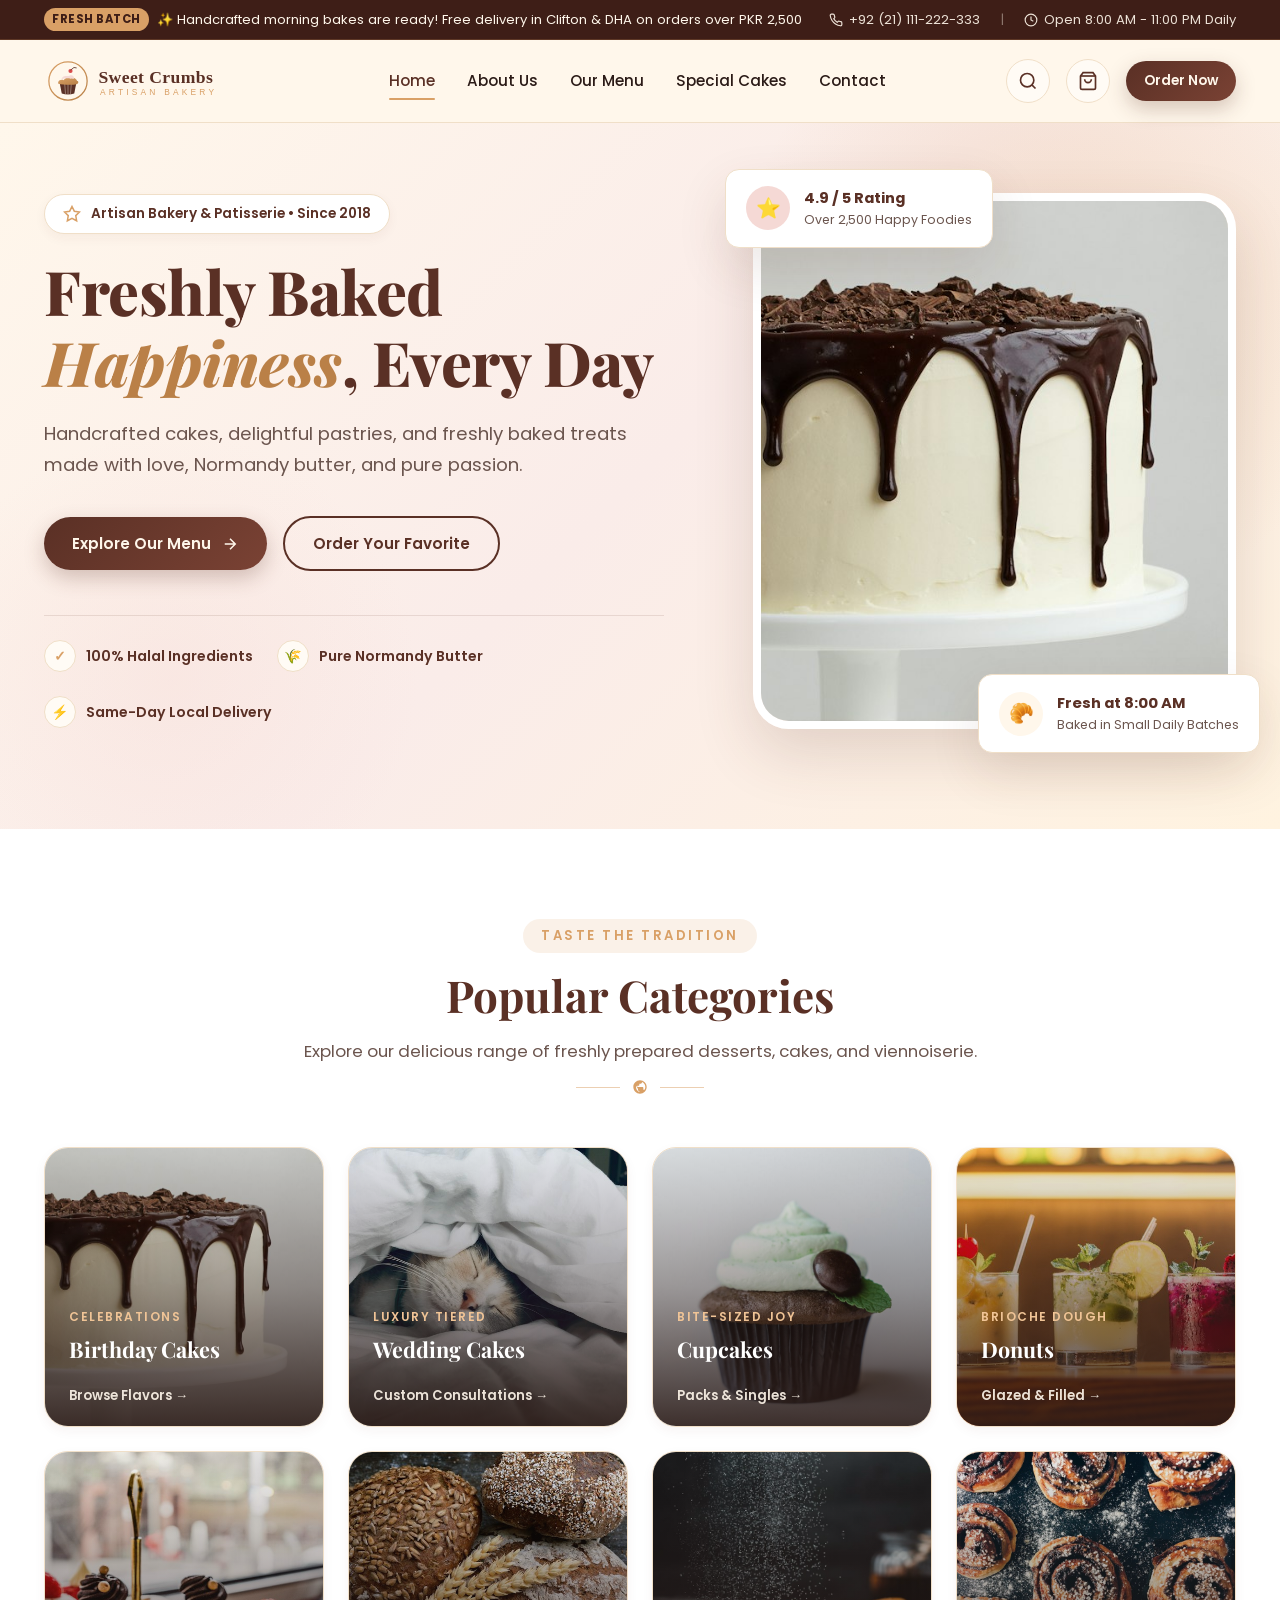
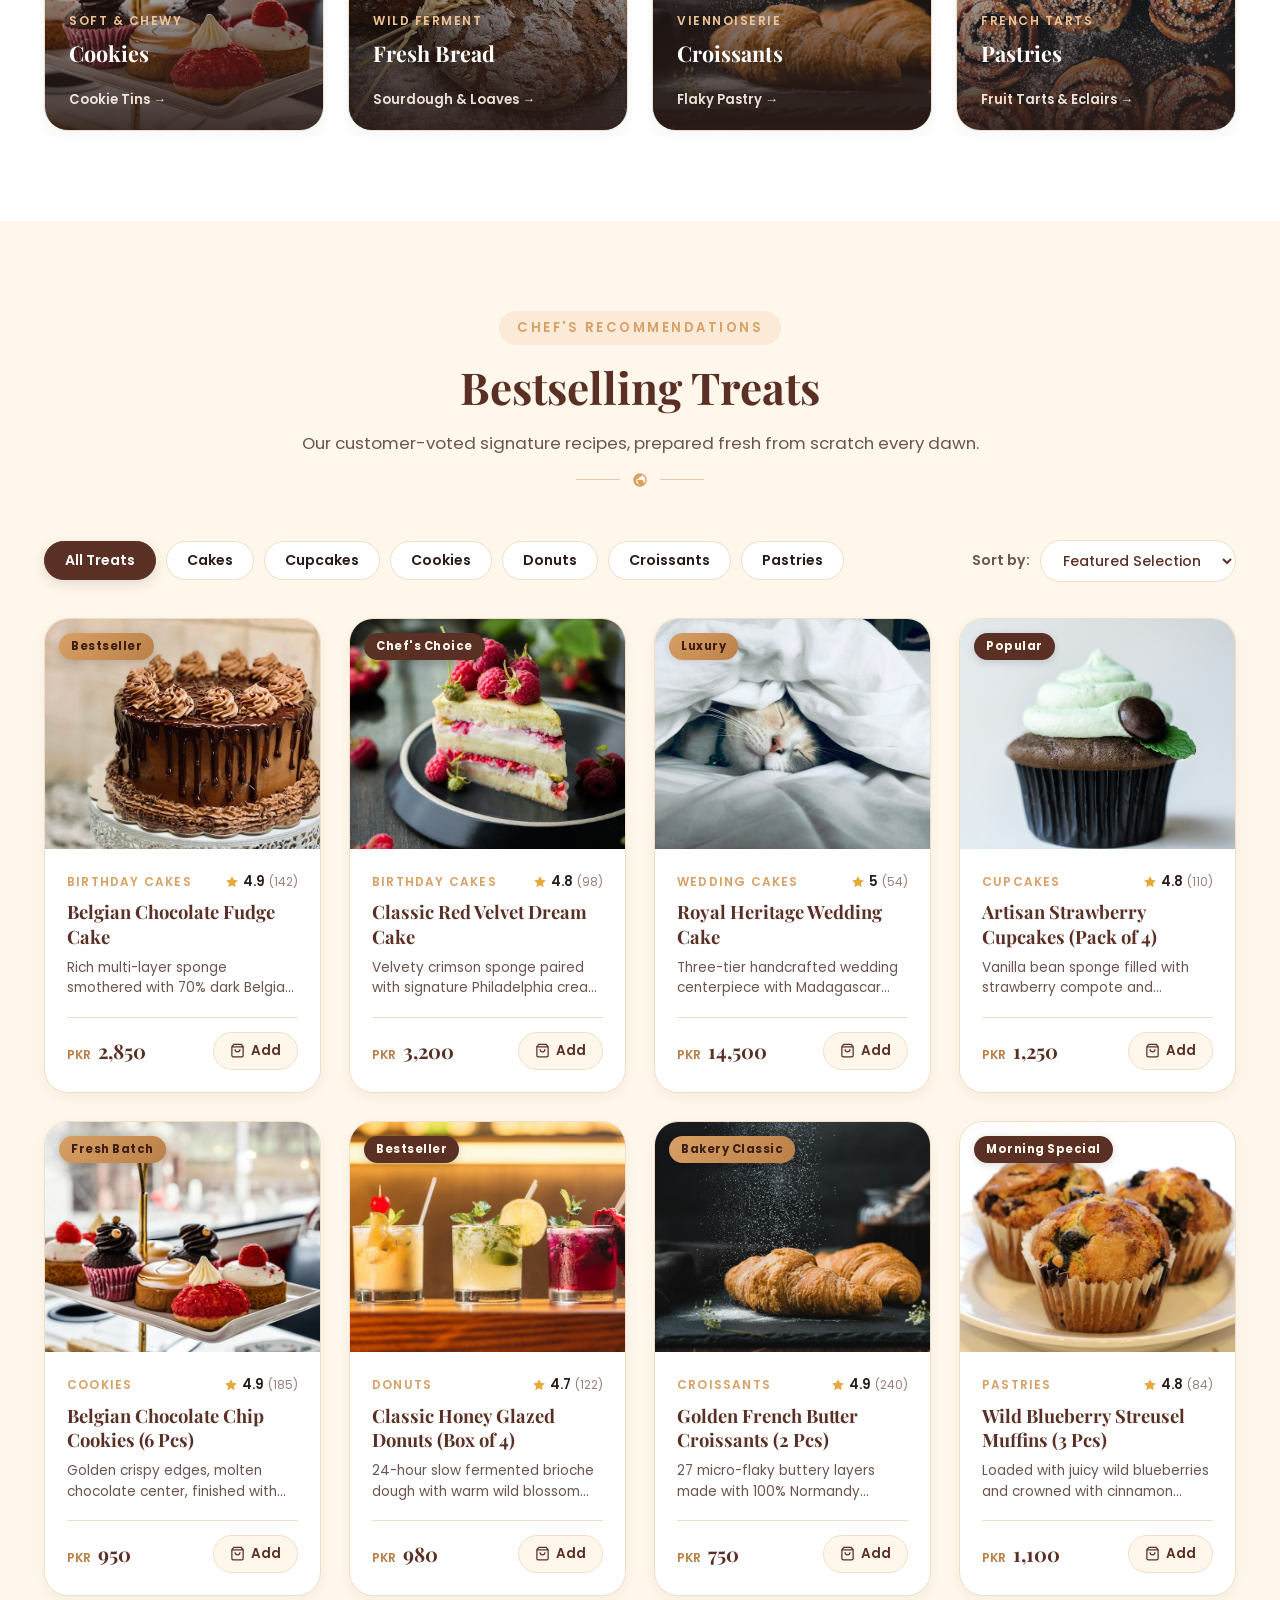
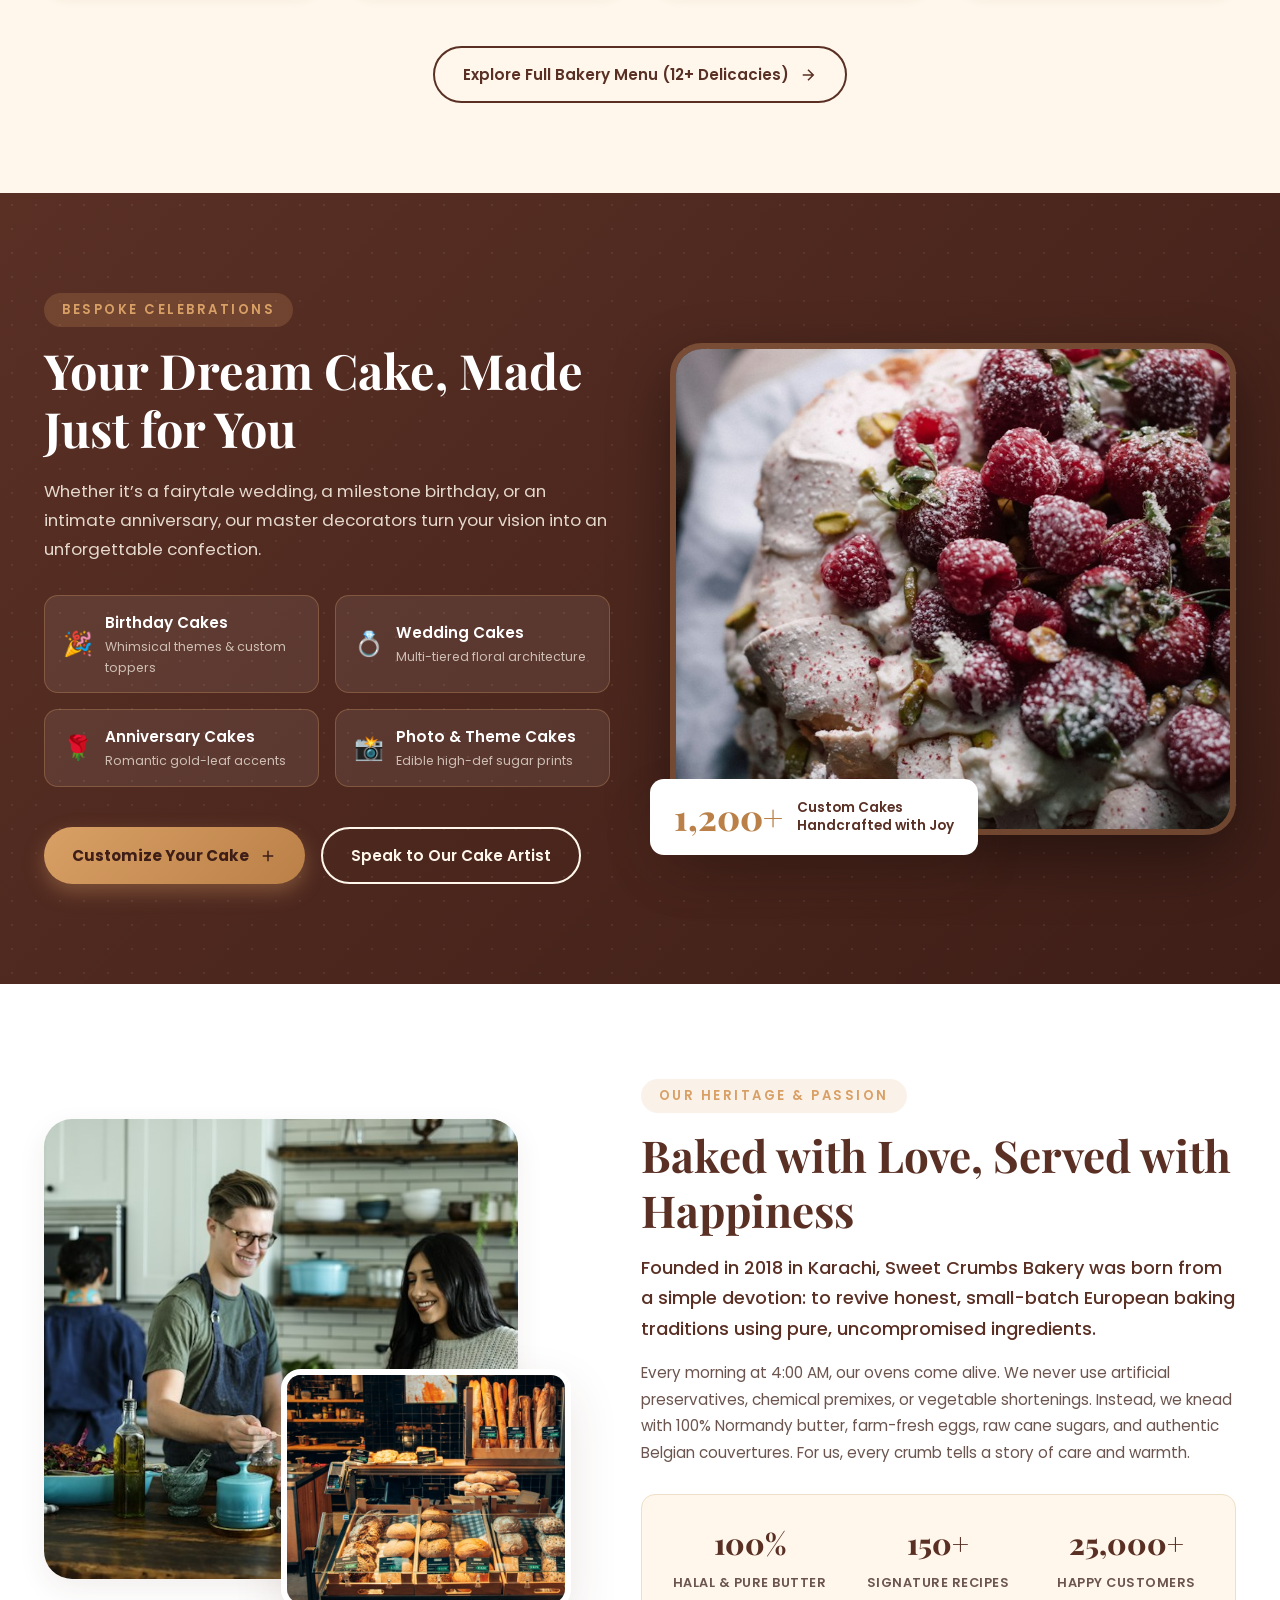
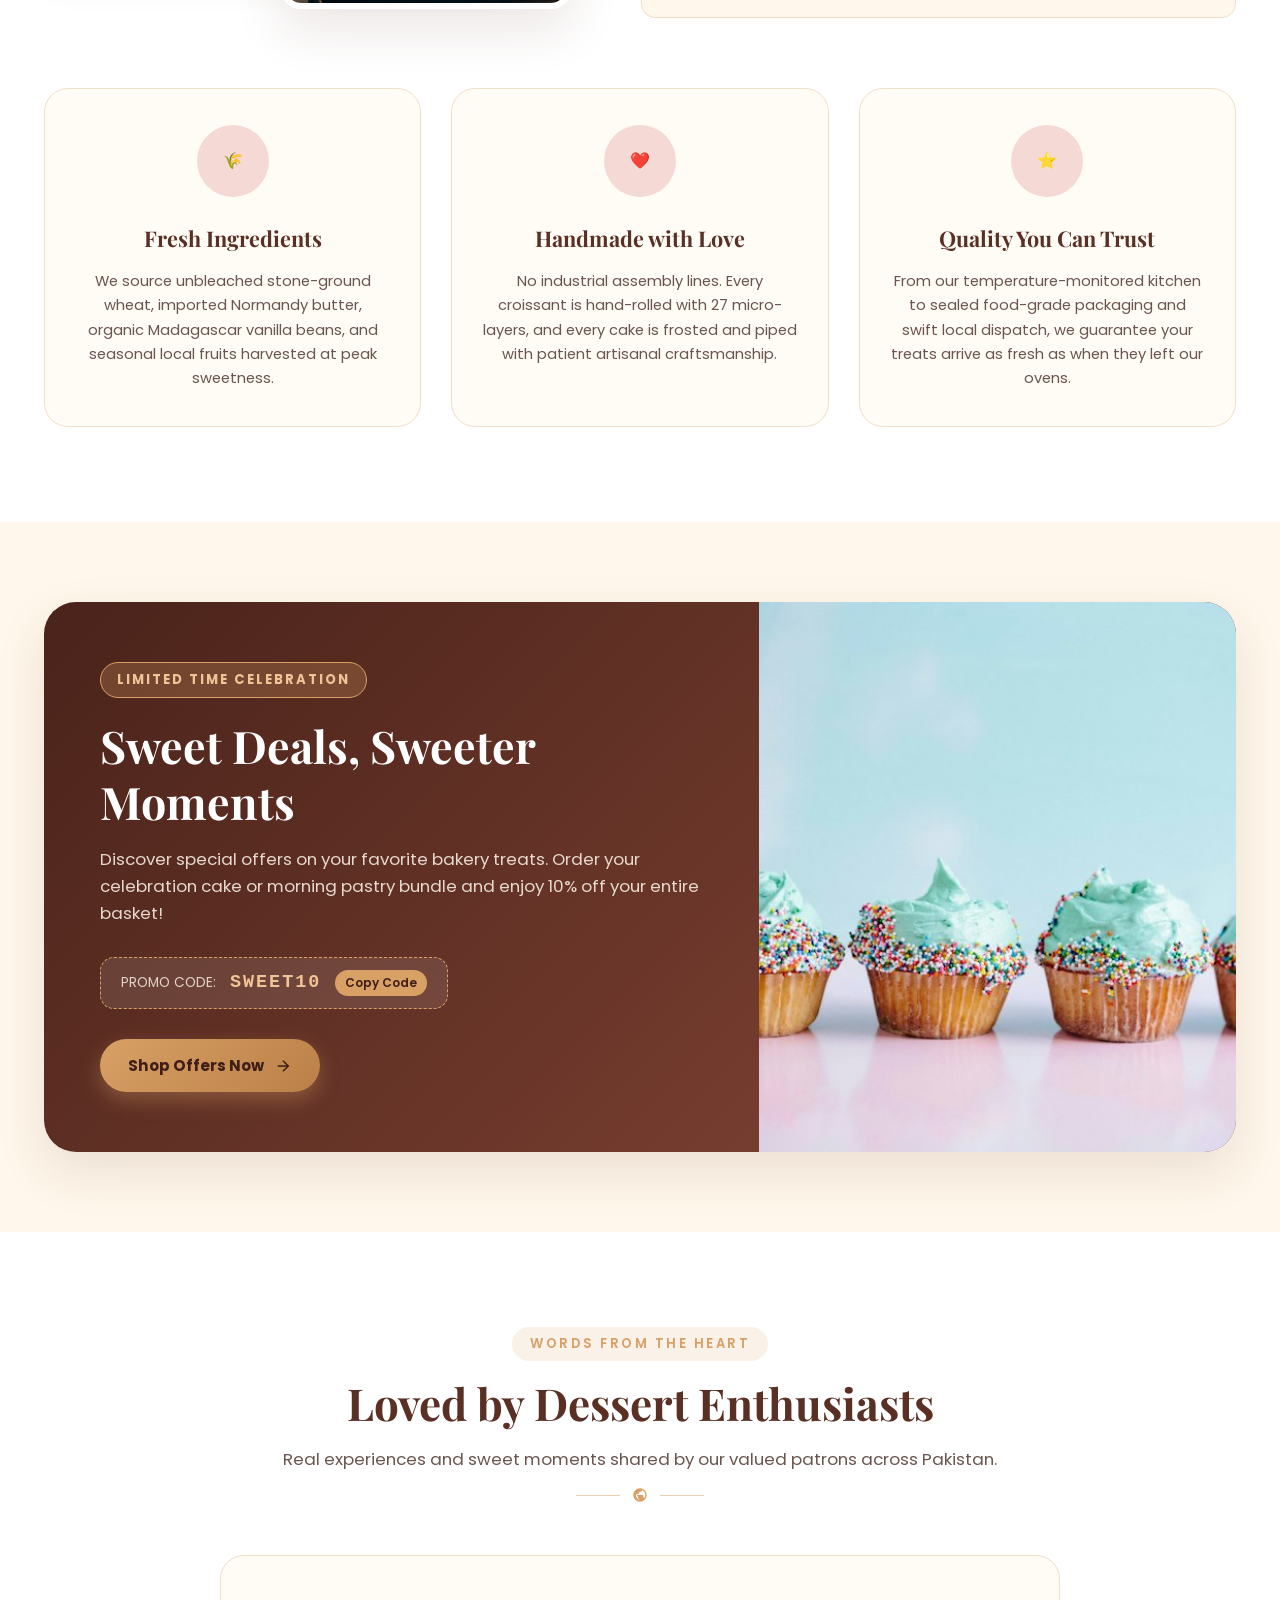
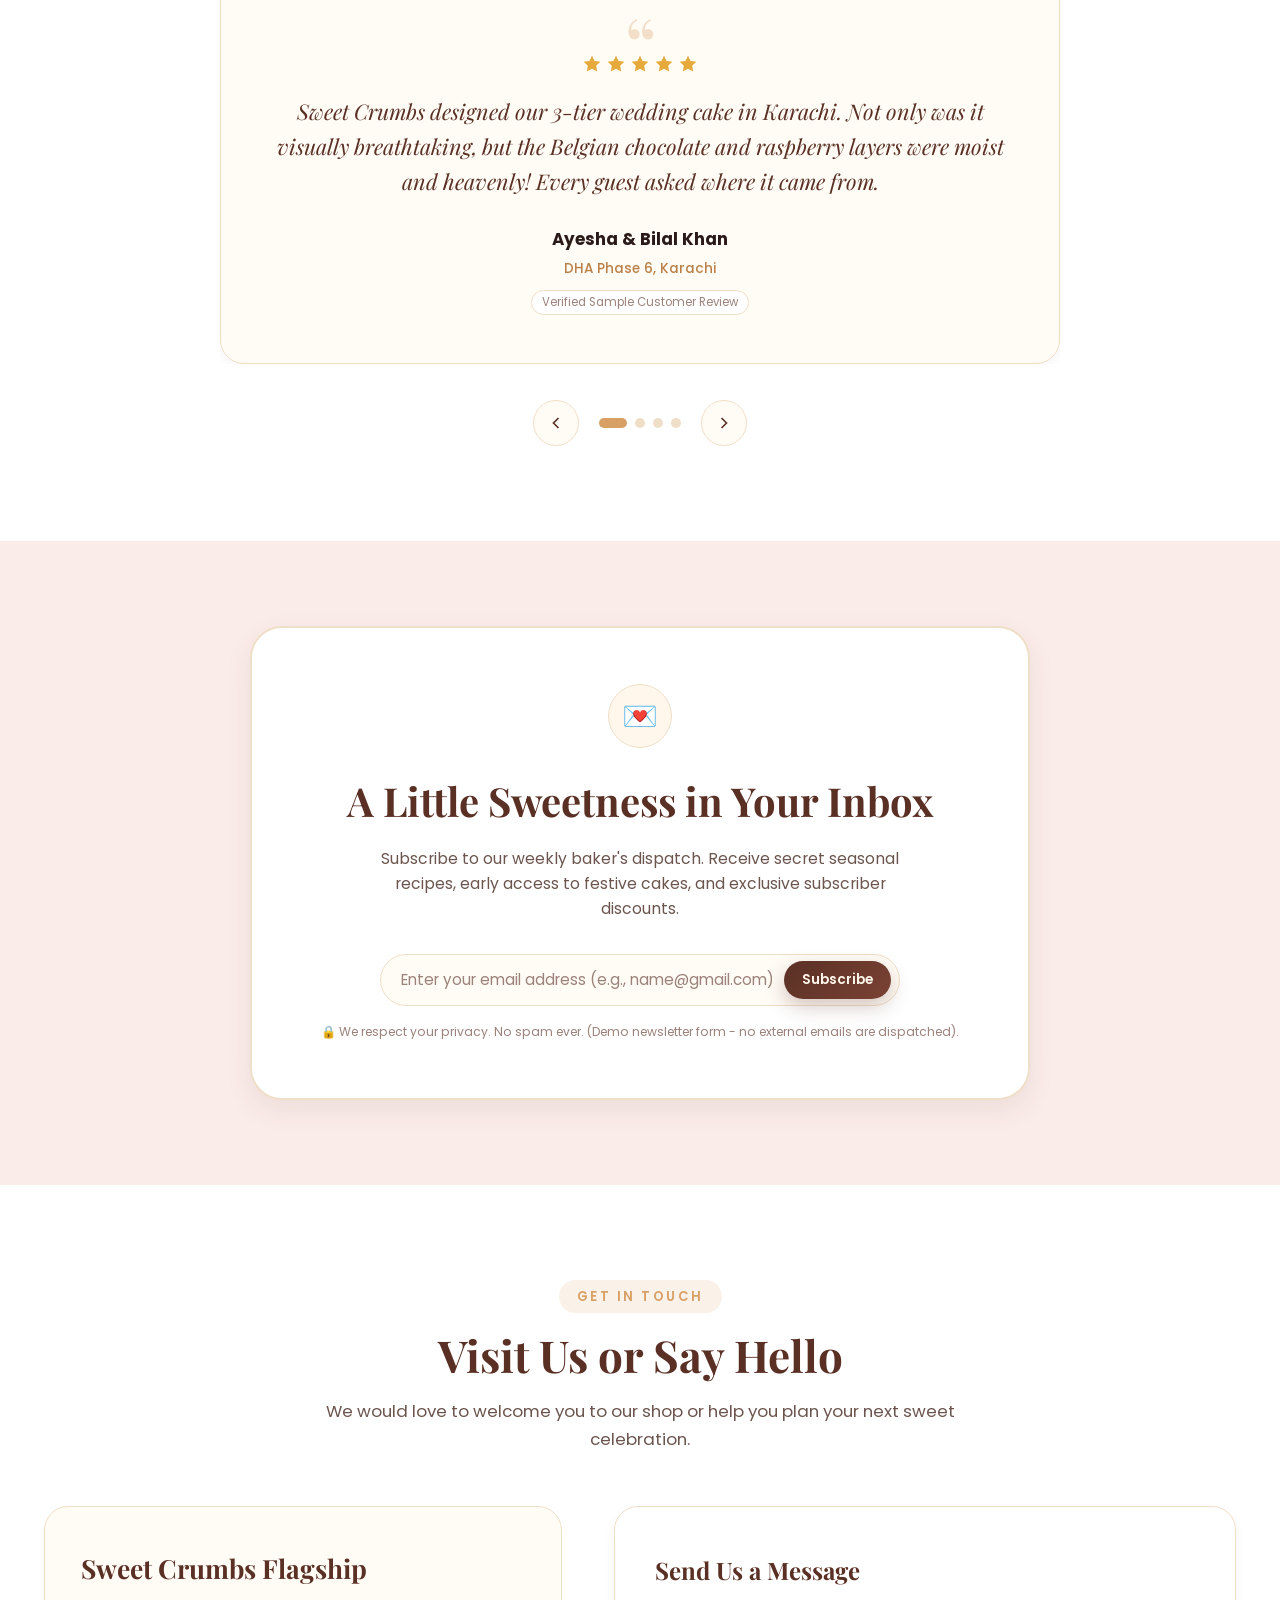
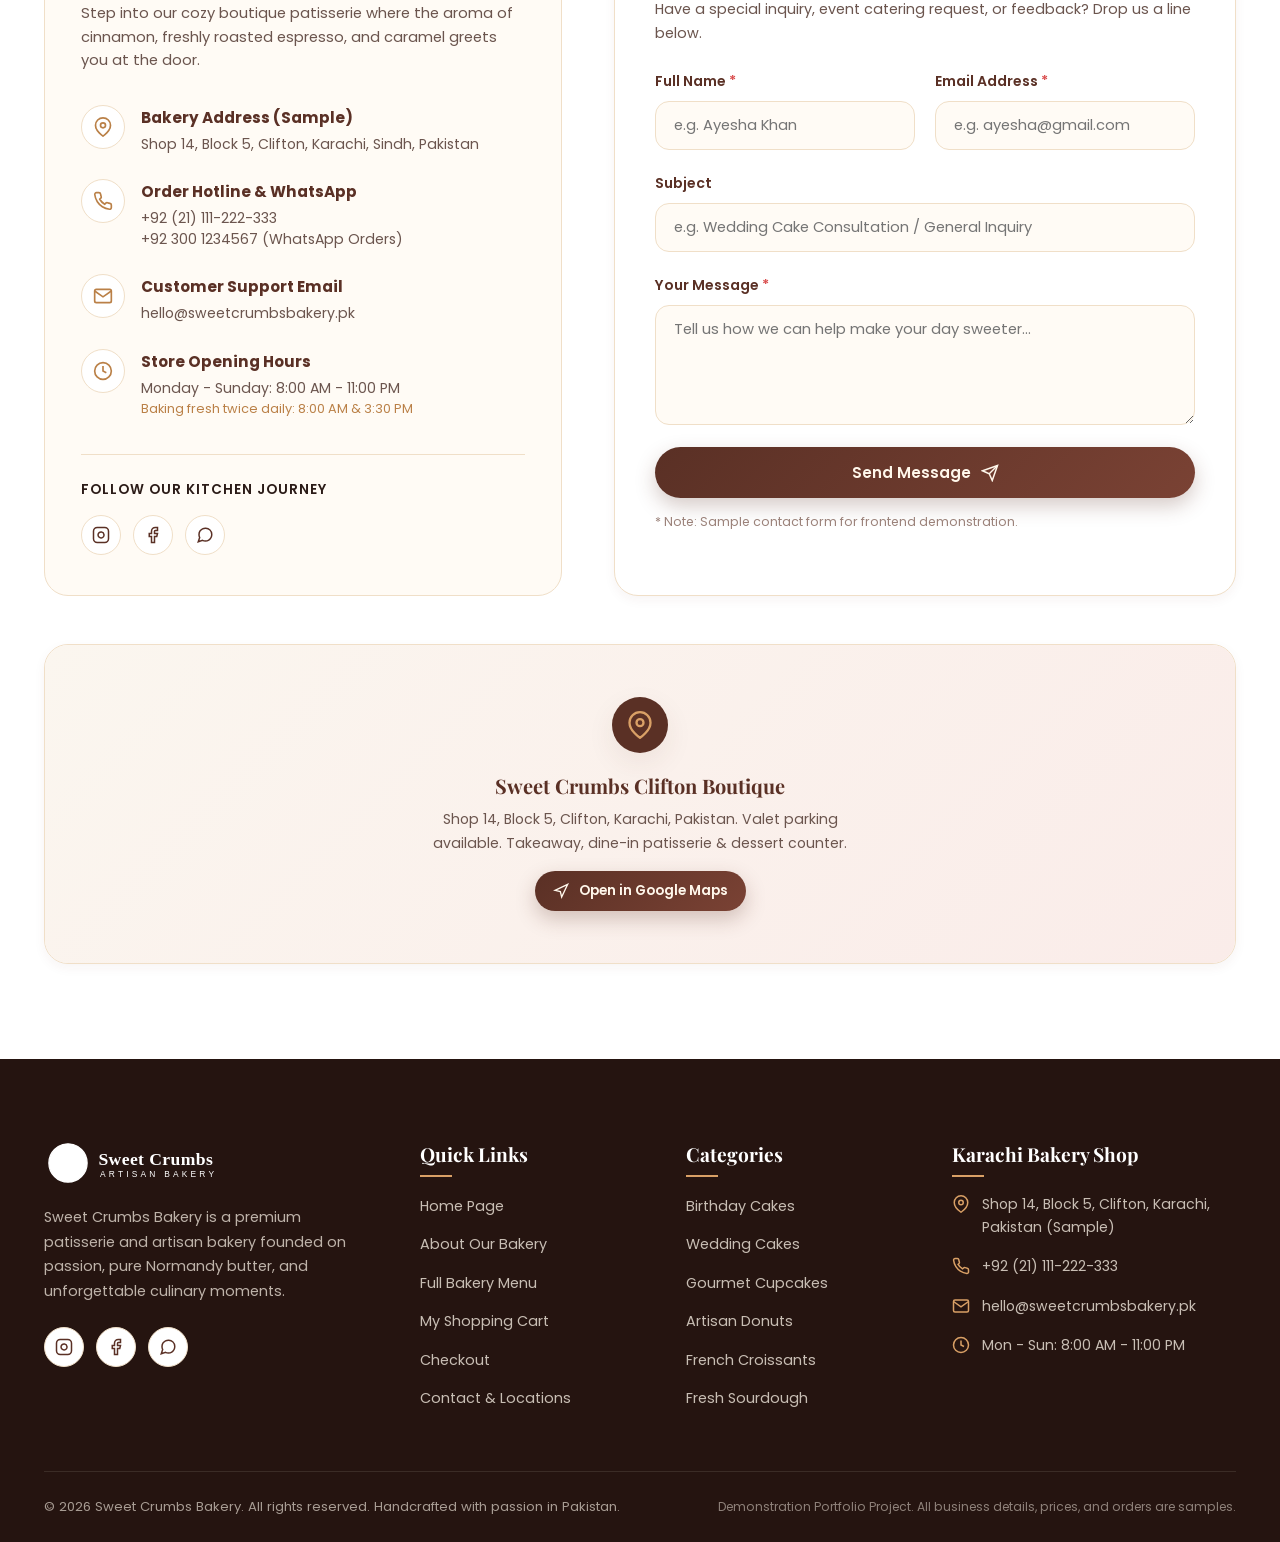
<file: index.html>
<!DOCTYPE html>
<html lang="en">
<head>
  <meta charset="UTF-8">
  <meta name="viewport" content="width=device-width, initial-scale=1.0">
  <meta name="description" content="Sweet Crumbs Bakery - Handcrafted artisan cakes, French pastries, sourdough breads, and sweet treats in Pakistan. Made fresh daily with pure butter and love.">
  <title>Sweet Crumbs Bakery | Freshly Baked Happiness, Every Day</title>
  
  <!-- Favicon -->
  <link rel="icon" type="image/svg+xml" href="images/favicon.svg">
  
  <!-- Google Fonts: Playfair Display & Poppins -->
  <link rel="preconnect" href="https://fonts.googleapis.com">
  <link rel="preconnect" href="https://fonts.gstatic.com" crossorigin>
  <link href="https://fonts.googleapis.com/css2?family=Playfair+Display:ital,wght@0,600;0,700;0,800;1,600;1,700&family=Poppins:wght@300;400;500;600;700&display=swap" rel="stylesheet">
  
  <!-- Main Stylesheet -->
  <link rel="stylesheet" href="css/style.css">
</head>
<body>

  <!-- ========================================================================
       TOP ANNOUNCEMENT BAR
       ======================================================================== -->
  <aside class="top-bar" aria-label="Bakery Announcements">
    <div class="container top-bar-inner">
      <div class="top-bar-message">
        <span class="top-bar-badge">Fresh Batch</span>
        <span>✨ Handcrafted morning bakes are ready! Free delivery in Clifton & DHA on orders over PKR 2,500</span>
      </div>
      <div class="top-bar-links">
        <a href="tel:+9221111222333" class="top-bar-link">
          <svg width="14" height="14" viewBox="0 0 24 24" fill="none" stroke="currentColor" stroke-width="2"><path d="M22 16.92v3a2 2 0 01-2.18 2 19.79 19.79 0 01-8.63-3.07 19.5 19.5 0 01-6-6 19.79 19.79 0 01-3.07-8.67A2 2 0 014.11 2h3a2 2 0 012 1.72 12.84 12.84 0 00.7 2.81 2 2 0 01-.45 2.11L8.09 9.91a16 16 0 006 6l1.27-1.27a2 2 0 012.11-.45 12.84 12.84 0 002.81.7A2 2 0 0122 16.92z"/></svg>
          +92 (21) 111-222-333
        </a>
        <span style="opacity: 0.4;">|</span>
        <span class="top-bar-link">
          <svg width="14" height="14" viewBox="0 0 24 24" fill="none" stroke="currentColor" stroke-width="2"><circle cx="12" cy="12" r="10"/><polyline points="12 6 12 12 16 14"/></svg>
          Open 8:00 AM - 11:00 PM Daily
        </span>
      </div>
    </div>
  </aside>

  <!-- ========================================================================
       1. NAVIGATION BAR
       ======================================================================== -->
  <header class="site-header" id="site-header">
    <div class="container nav-container">
      
      <!-- Brand Logo -->
      <a href="index.html" class="brand-logo" aria-label="Sweet Crumbs Bakery Home">
        <img src="images/logo.svg" alt="Sweet Crumbs Bakery Emblem" class="brand-logo-img">
      </a>

      <!-- Desktop Navigation Menu -->
      <nav class="nav-menu" aria-label="Primary Navigation">
        <a href="index.html" class="nav-link active">Home</a>
        <a href="about.html" class="nav-link">About Us</a>
        <a href="menu.html" class="nav-link">Our Menu</a>
        <a href="menu.html#birthday-cakes" class="nav-link">Special Cakes</a>
        <a href="contact.html" class="nav-link">Contact</a>
      </nav>

      <!-- Nav Actions (Search, Cart, Order CTA, Hamburger) -->
      <div class="nav-actions">
        <!-- Search Button -->
        <button type="button" class="action-btn" onclick="openSearchModal()" aria-label="Search bakery items">
          <svg width="20" height="20" viewBox="0 0 24 24" fill="none" stroke="currentColor" stroke-width="2"><circle cx="11" cy="11" r="8"/><line x1="21" y1="21" x2="16.65" y2="16.65"/></svg>
        </button>

        <!-- Cart Trigger Button -->
        <button type="button" class="action-btn" onclick="openCartDrawer()" aria-label="View shopping cart">
          <svg width="20" height="20" viewBox="0 0 24 24" fill="none" stroke="currentColor" stroke-width="2"><path d="M6 2L3 6v14a2 2 0 002 2h14a2 2 0 002-2V6l-3-4z"/><line x1="3" y1="6" x2="21" y2="6"/><path d="M16 10a4 4 0 01-8 0"/></svg>
          <span class="cart-count" style="display: none;">0</span>
        </button>

        <!-- Order Now CTA -->
        <a href="menu.html" class="btn btn-primary btn-sm" style="display: inline-flex;">Order Now</a>

        <!-- Hamburger Mobile Button -->
        <button type="button" class="hamburger-btn" id="hamburger-btn" onclick="toggleMobileNav()" aria-label="Toggle navigation menu">
          <span class="hamburger-bar"></span>
          <span class="hamburger-bar"></span>
          <span class="hamburger-bar"></span>
        </button>
      </div>

    </div>
  </header>

  <!-- Mobile Navigation Drawer -->
  <div class="mobile-nav" id="mobile-nav" onclick="if(event.target === this) closeMobileNav();">
    <div class="mobile-nav-panel">
      <div class="mobile-nav-header">
        <a href="index.html" class="brand-logo" onclick="closeMobileNav()">
          <img src="images/logo.svg" alt="Sweet Crumbs Bakery" style="height: 42px;">
        </a>
        <button type="button" class="mobile-nav-close" onclick="closeMobileNav()" aria-label="Close menu">&times;</button>
      </div>

      <div class="mobile-menu-links">
        <a href="index.html" class="mobile-menu-link active" onclick="closeMobileNav()">Home</a>
        <a href="about.html" class="mobile-menu-link" onclick="closeMobileNav()">About Us</a>
        <a href="menu.html" class="mobile-menu-link" onclick="closeMobileNav()">Our Menu</a>
        <a href="menu.html#birthday-cakes" class="mobile-menu-link" onclick="closeMobileNav()">Special Cakes</a>
        <a href="cart.html" class="mobile-menu-link" onclick="closeMobileNav()">My Cart</a>
        <a href="checkout.html" class="mobile-menu-link" onclick="closeMobileNav()">Checkout</a>
        <a href="contact.html" class="mobile-menu-link" onclick="closeMobileNav()">Contact</a>
      </div>

      <div style="margin-bottom: 24px;">
        <button type="button" class="btn btn-primary" style="width: 100%;" onclick="openCustomCakeModal(); closeMobileNav();">
          🎂 Customize Your Cake
        </button>
      </div>

      <div class="mobile-nav-contact">
        <p>
          <svg width="16" height="16" viewBox="0 0 24 24" fill="none" stroke="currentColor" stroke-width="2"><path d="M21 10c0 7-9 13-9 13s-9-6-9-13a9 9 0 0118 0z"/><circle cx="12" cy="10" r="3"/></svg>
          Clifton Block 5, Karachi, Pakistan
        </p>
        <p>
          <svg width="16" height="16" viewBox="0 0 24 24" fill="none" stroke="currentColor" stroke-width="2"><path d="M22 16.92v3a2 2 0 01-2.18 2 19.79 19.79 0 01-8.63-3.07 19.5 19.5 0 01-6-6 19.79 19.79 0 01-3.07-8.67A2 2 0 014.11 2h3a2 2 0 012 1.72 12.84 12.84 0 00.7 2.81 2 2 0 01-.45 2.11L8.09 9.91a16 16 0 006 6l1.27-1.27a2 2 0 012.11-.45 12.84 12.84 0 002.81.7A2 2 0 0122 16.92z"/></svg>
          +92 (21) 111-222-333
        </p>
      </div>
    </div>
  </div>

  <main>
    <!-- ========================================================================
         2. HERO SECTION
         ======================================================================== -->
    <section class="hero-section" aria-labelledby="hero-heading">
      <div class="hero-bg-accent" aria-hidden="true"></div>
      <div class="hero-bg-accent-2" aria-hidden="true"></div>

      <div class="container hero-grid">
        <div class="hero-content">
          <div class="hero-eyebrow">
            <svg width="18" height="18" viewBox="0 0 24 24" fill="none" stroke="currentColor" stroke-width="2"><path d="M12 2l3.09 6.26L22 9.27l-5 4.87 1.18 6.88L12 17.77l-6.18 3.25L7 14.14 2 9.27l6.91-1.01L12 2z"/></svg>
            <span>Artisan Bakery & Patisserie • Since 2018</span>
          </div>

          <h1 class="hero-title" id="hero-heading">
            Freshly Baked <span>Happiness</span>, Every Day
          </h1>

          <p class="hero-subtitle">
            Handcrafted cakes, delightful pastries, and freshly baked treats made with love, Normandy butter, and pure passion.
          </p>

          <div class="hero-actions">
            <a href="menu.html" class="btn btn-primary">
              <span>Explore Our Menu</span>
              <svg width="18" height="18" viewBox="0 0 24 24" fill="none" stroke="currentColor" stroke-width="2"><path d="M5 12h14M12 5l7 7-7 7"/></svg>
            </a>
            <button type="button" class="btn btn-outline" onclick="openCustomCakeModal()">
              <span>Order Your Favorite</span>
            </button>
          </div>

          <!-- Trust Badges -->
          <div class="hero-trust-row">
            <div class="trust-item">
              <div class="trust-icon">✓</div>
              <span>100% Halal Ingredients</span>
            </div>
            <div class="trust-item">
              <div class="trust-icon">🌾</div>
              <span>Pure Normandy Butter</span>
            </div>
            <div class="trust-item">
              <div class="trust-icon">⚡</div>
              <span>Same-Day Local Delivery</span>
            </div>
          </div>
        </div>

        <!-- Hero Media with Floating Badges -->
        <div class="hero-media">
          <div class="hero-image-wrapper">
            <img src="images/hero-cake.jpg" alt="Artisan celebration cake crafted at Sweet Crumbs Bakery" class="hero-img">
          </div>

          <!-- Top-Left Floating Badge -->
          <div class="hero-floating-card card-top-left">
            <div class="badge-icon-wrap">⭐</div>
            <div>
              <div class="badge-text-title">4.9 / 5 Rating</div>
              <div class="badge-text-sub">Over 2,500 Happy Foodies</div>
            </div>
          </div>

          <!-- Bottom-Right Floating Badge -->
          <div class="hero-floating-card card-bottom-right">
            <div class="badge-icon-wrap" style="background: #FFF7EB; color: #5A3025;">🥐</div>
            <div>
              <div class="badge-text-title">Fresh at 8:00 AM</div>
              <div class="badge-text-sub">Baked in Small Daily Batches</div>
            </div>
          </div>
        </div>
      </div>
    </section>

    <!-- ========================================================================
         3. POPULAR CATEGORIES
         ======================================================================== -->
    <section class="categories-section" id="categories" aria-labelledby="cat-heading">
      <div class="container">
        
        <header class="section-header">
          <span class="section-tag">Taste The Tradition</span>
          <h2 class="section-title" id="cat-heading">Popular Categories</h2>
          <p class="section-subtitle">Explore our delicious range of freshly prepared desserts, cakes, and viennoiserie.</p>
          <div class="title-ornament" aria-hidden="true">
            <span></span>
            <svg viewBox="0 0 24 24" fill="currentColor"><path d="M12 2C6.48 2 2 6.48 2 12s4.48 10 10 10 10-4.48 10-10S17.52 2 12 2zm1 17.93c-3.95-.49-7-3.85-7-7.93 0-.62.08-1.21.21-1.79L9 15v1c0 1.1.9 2 2 2v1.93zm6.9-2.54c-.26-.81-1-1.39-1.9-1.39h-1v-3c0-.55-.45-1-1-1H8v-2h2c.55 0 1-.45 1-1V7h2c1.1 0 2-.9 2-2v-.41c2.93 1.19 5 4.06 5 7.41 0 2.08-.8 3.97-2.1 5.39z"/></svg>
            <span></span>
          </div>
        </header>

        <div class="categories-grid">
          <!-- 1. Birthday Cakes -->
          <a href="menu.html#birthday-cakes" class="category-card">
            <img src="images/cat-birthday-cakes.jpg" alt="Birthday Cakes" class="category-card-bg" loading="lazy">
            <div class="category-card-overlay"></div>
            <div class="category-card-content">
              <span class="category-count">Celebrations</span>
              <h3 class="category-title">Birthday Cakes</h3>
              <span class="category-link-text">Browse Flavors &rarr;</span>
            </div>
          </a>

          <!-- 2. Wedding Cakes -->
          <a href="menu.html#wedding-cakes" class="category-card">
            <img src="images/cat-wedding-cakes.jpg" alt="Wedding Cakes" class="category-card-bg" loading="lazy">
            <div class="category-card-overlay"></div>
            <div class="category-card-content">
              <span class="category-count">Luxury Tiered</span>
              <h3 class="category-title">Wedding Cakes</h3>
              <span class="category-link-text">Custom Consultations &rarr;</span>
            </div>
          </a>

          <!-- 3. Cupcakes -->
          <a href="menu.html#cupcakes" class="category-card">
            <img src="images/cat-cupcakes.jpg" alt="Cupcakes" class="category-card-bg" loading="lazy">
            <div class="category-card-overlay"></div>
            <div class="category-card-content">
              <span class="category-count">Bite-Sized Joy</span>
              <h3 class="category-title">Cupcakes</h3>
              <span class="category-link-text">Packs & Singles &rarr;</span>
            </div>
          </a>

          <!-- 4. Donuts -->
          <a href="menu.html#donuts" class="category-card">
            <img src="images/cat-donuts.jpg" alt="Donuts" class="category-card-bg" loading="lazy">
            <div class="category-card-overlay"></div>
            <div class="category-card-content">
              <span class="category-count">Brioche Dough</span>
              <h3 class="category-title">Donuts</h3>
              <span class="category-link-text">Glazed & Filled &rarr;</span>
            </div>
          </a>

          <!-- 5. Cookies -->
          <a href="menu.html#cookies" class="category-card">
            <img src="images/cat-cookies.jpg" alt="Cookies" class="category-card-bg" loading="lazy">
            <div class="category-card-overlay"></div>
            <div class="category-card-content">
              <span class="category-count">Soft & Chewy</span>
              <h3 class="category-title">Cookies</h3>
              <span class="category-link-text">Cookie Tins &rarr;</span>
            </div>
          </a>

          <!-- 6. Fresh Bread -->
          <a href="menu.html#bread" class="category-card">
            <img src="images/cat-bread.jpg" alt="Fresh Bread" class="category-card-bg" loading="lazy">
            <div class="category-card-overlay"></div>
            <div class="category-card-content">
              <span class="category-count">Wild Ferment</span>
              <h3 class="category-title">Fresh Bread</h3>
              <span class="category-link-text">Sourdough & Loaves &rarr;</span>
            </div>
          </a>

          <!-- 7. Croissants -->
          <a href="menu.html#croissants" class="category-card">
            <img src="images/cat-croissants.jpg" alt="Croissants" class="category-card-bg" loading="lazy">
            <div class="category-card-overlay"></div>
            <div class="category-card-content">
              <span class="category-count">Viennoiserie</span>
              <h3 class="category-title">Croissants</h3>
              <span class="category-link-text">Flaky Pastry &rarr;</span>
            </div>
          </a>

          <!-- 8. Pastries -->
          <a href="menu.html#pastries" class="category-card">
            <img src="images/cat-pastries.jpg" alt="Pastries" class="category-card-bg" loading="lazy">
            <div class="category-card-overlay"></div>
            <div class="category-card-content">
              <span class="category-count">French Tarts</span>
              <h3 class="category-title">Pastries</h3>
              <span class="category-link-text">Fruit Tarts & Eclairs &rarr;</span>
            </div>
          </a>
        </div>

      </div>
    </section>

    <!-- ========================================================================
         4. BESTSELLING PRODUCTS
         ======================================================================== -->
    <section class="bestsellers-section" id="bestsellers" aria-labelledby="best-heading">
      <div class="container">
        
        <header class="section-header">
          <span class="section-tag">Chef's Recommendations</span>
          <h2 class="section-title" id="best-heading">Bestselling Treats</h2>
          <p class="section-subtitle">Our customer-voted signature recipes, prepared fresh from scratch every dawn.</p>
          <div class="title-ornament" aria-hidden="true">
            <span></span>
            <svg viewBox="0 0 24 24" fill="currentColor"><path d="M12 2C6.48 2 2 6.48 2 12s4.48 10 10 10 10-4.48 10-10S17.52 2 12 2zm1 17.93c-3.95-.49-7-3.85-7-7.93 0-.62.08-1.21.21-1.79L9 15v1c0 1.1.9 2 2 2v1.93zm6.9-2.54c-.26-.81-1-1.39-1.9-1.39h-1v-3c0-.55-.45-1-1-1H8v-2h2c.55 0 1-.45 1-1V7h2c1.1 0 2-.9 2-2v-.41c2.93 1.19 5 4.06 5 7.41 0 2.08-.8 3.97-2.1 5.39z"/></svg>
            <span></span>
          </div>
        </header>

        <!-- Product Toolbar (Category Filters & Sorting) -->
        <div class="products-toolbar">
          <div class="filter-pills" role="tablist" aria-label="Product Categories">
            <button type="button" class="filter-pill active" data-category="all" onclick="filterProducts('all')">All Treats</button>
            <button type="button" class="filter-pill" data-category="birthday-cakes" onclick="filterProducts('birthday-cakes')">Cakes</button>
            <button type="button" class="filter-pill" data-category="cupcakes" onclick="filterProducts('cupcakes')">Cupcakes</button>
            <button type="button" class="filter-pill" data-category="cookies" onclick="filterProducts('cookies')">Cookies</button>
            <button type="button" class="filter-pill" data-category="donuts" onclick="filterProducts('donuts')">Donuts</button>
            <button type="button" class="filter-pill" data-category="croissants" onclick="filterProducts('croissants')">Croissants</button>
            <button type="button" class="filter-pill" data-category="pastries" onclick="filterProducts('pastries')">Pastries</button>
          </div>

          <div class="sort-wrapper">
            <label for="product-sort" class="sort-label">Sort by:</label>
            <select id="product-sort" class="sort-select" onchange="sortProducts(this.value)">
              <option value="featured">Featured Selection</option>
              <option value="price-low">Price: Low to High</option>
              <option value="price-high">Price: High to Low</option>
              <option value="rating">Customer Rating</option>
            </select>
          </div>
        </div>

        <!-- Dynamic Product Cards Grid -->
        <div class="products-grid" id="bestsellers-grid">
          <!-- Populated dynamically via js/script.js -->
        </div>

        <div style="text-align: center; margin-top: 50px;">
          <a href="menu.html" class="btn btn-outline">
            <span>Explore Full Bakery Menu (12+ Delicacies)</span>
            <svg width="18" height="18" viewBox="0 0 24 24" fill="none" stroke="currentColor" stroke-width="2"><path d="M5 12h14M12 5l7 7-7 7"/></svg>
          </a>
        </div>

      </div>
    </section>

    <!-- ========================================================================
         5. CUSTOM CAKE SECTION
         ======================================================================== -->
    <section class="custom-cake-section" id="custom-cakes" aria-labelledby="custom-heading">
      <div class="custom-cake-bg-pattern" aria-hidden="true"></div>

      <div class="container custom-cake-grid">
        <div class="custom-cake-content">
          <span class="section-tag">Bespoke Celebrations</span>
          <h2 class="custom-cake-title" id="custom-heading">Your Dream Cake, Made Just for You</h2>
          <p class="custom-cake-desc">
            Whether it’s a fairytale wedding, a milestone birthday, or an intimate anniversary, our master decorators turn your vision into an unforgettable confection.
          </p>

          <div class="custom-cake-pills">
            <div class="custom-pill">
              <span class="custom-pill-icon">🎉</span>
              <div class="custom-pill-text">
                <h4>Birthday Cakes</h4>
                <p>Whimsical themes & custom toppers</p>
              </div>
            </div>
            <div class="custom-pill">
              <span class="custom-pill-icon">💍</span>
              <div class="custom-pill-text">
                <h4>Wedding Cakes</h4>
                <p>Multi-tiered floral architecture</p>
              </div>
            </div>
            <div class="custom-pill">
              <span class="custom-pill-icon">🌹</span>
              <div class="custom-pill-text">
                <h4>Anniversary Cakes</h4>
                <p>Romantic gold-leaf accents</p>
              </div>
            </div>
            <div class="custom-pill">
              <span class="custom-pill-icon">📸</span>
              <div class="custom-pill-text">
                <h4>Photo & Theme Cakes</h4>
                <p>Edible high-def sugar prints</p>
              </div>
            </div>
          </div>

          <div style="display: flex; gap: 16px; flex-wrap: wrap;">
            <button type="button" class="btn btn-accent" onclick="openCustomCakeModal()">
              <span>Customize Your Cake</span>
              <svg width="18" height="18" viewBox="0 0 24 24" fill="none" stroke="currentColor" stroke-width="2"><path d="M12 5v14M5 12h14"/></svg>
            </button>
            <a href="contact.html" class="btn btn-outline-white">
              <span>Speak to Our Cake Artist</span>
            </a>
          </div>
        </div>

        <div class="custom-cake-media">
          <div class="custom-cake-img-wrap">
            <img src="images/custom-cake-bg.jpg" alt="Artisan custom cake craftsmanship" loading="lazy">
          </div>
          <div class="custom-cake-badge-floating">
            <div class="badge-num">1,200+</div>
            <div class="badge-lbl">
              Custom Cakes<br>Handcrafted with Joy
            </div>
          </div>
        </div>
      </div>
    </section>

    <!-- ========================================================================
         6. ABOUT OUR BAKERY
         ======================================================================== -->
    <section class="about-section" id="about" aria-labelledby="about-heading">
      <div class="container">
        
        <div class="about-grid">
          <div class="about-media-collage">
            <img src="images/about-bakery.jpg" alt="Sweet Crumbs master baker preparing sourdough dough" class="about-img-main" loading="lazy">
            <img src="images/about-craft.jpg" alt="Decorating artisan pastry with fresh cream" class="about-img-sub" loading="lazy">
          </div>

          <div class="about-text-content">
            <span class="section-tag">Our Heritage & Passion</span>
            <h2 class="section-title" id="about-heading">Baked with Love, Served with Happiness</h2>
            <p class="about-lead">
              Founded in 2018 in Karachi, Sweet Crumbs Bakery was born from a simple devotion: to revive honest, small-batch European baking traditions using pure, uncompromised ingredients.
            </p>
            <p class="about-desc">
              Every morning at 4:00 AM, our ovens come alive. We never use artificial preservatives, chemical premixes, or vegetable shortenings. Instead, we knead with 100% Normandy butter, farm-fresh eggs, raw cane sugars, and authentic Belgian couvertures. For us, every crumb tells a story of care and warmth.
            </p>

            <div class="about-stats">
              <div class="stat-item">
                <div class="stat-number">100%</div>
                <div class="stat-label">Halal & Pure Butter</div>
              </div>
              <div class="stat-item">
                <div class="stat-number">150+</div>
                <div class="stat-label">Signature Recipes</div>
              </div>
              <div class="stat-item">
                <div class="stat-number">25,000+</div>
                <div class="stat-label">Happy Customers</div>
              </div>
            </div>
          </div>
        </div>

        <!-- 3 Feature Cards Required -->
        <div class="features-grid">
          <!-- Card 1 -->
          <article class="feature-card">
            <div class="feature-icon-box">🌾</div>
            <h3 class="feature-title">Fresh Ingredients</h3>
            <p class="feature-desc">
              We source unbleached stone-ground wheat, imported Normandy butter, organic Madagascar vanilla beans, and seasonal local fruits harvested at peak sweetness.
            </p>
          </article>

          <!-- Card 2 -->
          <article class="feature-card">
            <div class="feature-icon-box">❤️</div>
            <h3 class="feature-title">Handmade with Love</h3>
            <p class="feature-desc">
              No industrial assembly lines. Every croissant is hand-rolled with 27 micro-layers, and every cake is frosted and piped with patient artisanal craftsmanship.
            </p>
          </article>

          <!-- Card 3 -->
          <article class="feature-card">
            <div class="feature-icon-box">⭐</div>
            <h3 class="feature-title">Quality You Can Trust</h3>
            <p class="feature-desc">
              From our temperature-monitored kitchen to sealed food-grade packaging and swift local dispatch, we guarantee your treats arrive as fresh as when they left our ovens.
            </p>
          </article>
        </div>

      </div>
    </section>

    <!-- ========================================================================
         7. SPECIAL OFFERS BANNER
         ======================================================================== -->
    <section class="offers-section" aria-labelledby="offers-heading">
      <div class="container">
        
        <div class="offer-banner-card">
          <div class="offer-banner-grid">
            <div class="offer-banner-content">
              <span class="offer-badge">Limited Time Celebration</span>
              <h2 class="offer-title" id="offers-heading">Sweet Deals, Sweeter Moments</h2>
              <p class="offer-subtitle">
                Discover special offers on your favorite bakery treats. Order your celebration cake or morning pastry bundle and enjoy 10% off your entire basket!
              </p>

              <div class="offer-code-box">
                <span class="offer-code-lbl">PROMO CODE:</span>
                <span class="offer-code-val">SWEET10</span>
                <button type="button" class="copy-code-btn" onclick="copyPromoCode('SWEET10')">Copy Code</button>
              </div>

              <div>
                <a href="menu.html" class="btn btn-accent">
                  <span>Shop Offers Now</span>
                  <svg width="18" height="18" viewBox="0 0 24 24" fill="none" stroke="currentColor" stroke-width="2"><path d="M5 12h14M12 5l7 7-7 7"/></svg>
                </a>
              </div>
            </div>

            <div class="offer-media">
              <img src="images/special-offer.jpg" alt="Delightful dessert spreads and bakery specials" loading="lazy">
            </div>
          </div>
        </div>

      </div>
    </section>

    <!-- ========================================================================
         8. CUSTOMER REVIEWS (TESTIMONIALS SLIDER)
         ======================================================================== -->
    <section class="reviews-section" id="reviews" aria-labelledby="review-heading">
      <div class="container">
        
        <header class="section-header">
          <span class="section-tag">Words from the Heart</span>
          <h2 class="section-title" id="review-heading">Loved by Dessert Enthusiasts</h2>
          <p class="section-subtitle">Real experiences and sweet moments shared by our valued patrons across Pakistan.</p>
          <div class="title-ornament" aria-hidden="true">
            <span></span>
            <svg viewBox="0 0 24 24" fill="currentColor"><path d="M12 2C6.48 2 2 6.48 2 12s4.48 10 10 10 10-4.48 10-10S17.52 2 12 2zm1 17.93c-3.95-.49-7-3.85-7-7.93 0-.62.08-1.21.21-1.79L9 15v1c0 1.1.9 2 2 2v1.93zm6.9-2.54c-.26-.81-1-1.39-1.9-1.39h-1v-3c0-.55-.45-1-1-1H8v-2h2c.55 0 1-.45 1-1V7h2c1.1 0 2-.9 2-2v-.41c2.93 1.19 5 4.06 5 7.41 0 2.08-.8 3.97-2.1 5.39z"/></svg>
            <span></span>
          </div>
        </header>

        <div class="testimonial-slider-container">
          <div class="testimonial-card-wrapper" id="testimonial-slides-wrap">
            <!-- Populated dynamically via js/script.js -->
          </div>

          <!-- Slider Controls -->
          <div class="slider-controls">
            <button type="button" class="slider-btn" onclick="prevTestimonial()" aria-label="Previous testimonial">
              <svg width="20" height="20" viewBox="0 0 24 24" fill="none" stroke="currentColor" stroke-width="2"><path d="M15 18l-6-6 6-6"/></svg>
            </button>
            <div class="slider-dots" id="slider-dots-wrap">
              <!-- Dots dynamically populated -->
            </div>
            <button type="button" class="slider-btn" onclick="nextTestimonial()" aria-label="Next testimonial">
              <svg width="20" height="20" viewBox="0 0 24 24" fill="none" stroke="currentColor" stroke-width="2"><path d="M9 18l6-6-6-6"/></svg>
            </button>
          </div>
        </div>

      </div>
    </section>

    <!-- ========================================================================
         9. NEWSLETTER SECTION
         ======================================================================== -->
    <section class="newsletter-section" aria-labelledby="newsletter-heading">
      <div class="container">
        
        <div class="newsletter-box">
          <div class="newsletter-icon">💌</div>
          <h2 class="newsletter-title" id="newsletter-heading">A Little Sweetness in Your Inbox</h2>
          <p class="newsletter-desc">
            Subscribe to our weekly baker's dispatch. Receive secret seasonal recipes, early access to festive cakes, and exclusive subscriber discounts.
          </p>

          <form class="newsletter-form" onsubmit="handleNewsletterSubmit(event)">
            <input type="email" class="newsletter-input" placeholder="Enter your email address (e.g., name@gmail.com)" required aria-label="Email Address">
            <button type="submit" class="btn btn-primary btn-sm">Subscribe</button>
          </form>

          <p class="newsletter-disclaimer">
            🔒 We respect your privacy. No spam ever. (Demo newsletter form - no external emails are dispatched).
          </p>
        </div>

      </div>
    </section>

    <!-- ========================================================================
         10. CONTACT SECTION PREVIEW
         ======================================================================== -->
    <section class="contact-section" id="contact" aria-labelledby="contact-heading">
      <div class="container">
        
        <header class="section-header">
          <span class="section-tag">Get In Touch</span>
          <h2 class="section-title" id="contact-heading">Visit Us or Say Hello</h2>
          <p class="section-subtitle">We would love to welcome you to our shop or help you plan your next sweet celebration.</p>
        </header>

        <div class="contact-grid">
          <!-- Contact Info -->
          <div class="contact-info-card">
            <h3 class="card-title">Sweet Crumbs Flagship</h3>
            <p class="card-desc">Step into our cozy boutique patisserie where the aroma of cinnamon, freshly roasted espresso, and caramel greets you at the door.</p>

            <div class="info-items-list">
              <div class="info-item">
                <div class="info-icon">
                  <svg width="20" height="20" viewBox="0 0 24 24" fill="none" stroke="currentColor" stroke-width="2"><path d="M21 10c0 7-9 13-9 13s-9-6-9-13a9 9 0 0118 0z"/><circle cx="12" cy="10" r="3"/></svg>
                </div>
                <div class="info-text">
                  <h4>Bakery Address (Sample)</h4>
                  <p>Shop 14, Block 5, Clifton, Karachi, Sindh, Pakistan</p>
                </div>
              </div>

              <div class="info-item">
                <div class="info-icon">
                  <svg width="20" height="20" viewBox="0 0 24 24" fill="none" stroke="currentColor" stroke-width="2"><path d="M22 16.92v3a2 2 0 01-2.18 2 19.79 19.79 0 01-8.63-3.07 19.5 19.5 0 01-6-6 19.79 19.79 0 01-3.07-8.67A2 2 0 014.11 2h3a2 2 0 012 1.72 12.84 12.84 0 00.7 2.81 2 2 0 01-.45 2.11L8.09 9.91a16 16 0 006 6l1.27-1.27a2 2 0 012.11-.45 12.84 12.84 0 002.81.7A2 2 0 0122 16.92z"/></svg>
                </div>
                <div class="info-text">
                  <h4>Order Hotline & WhatsApp</h4>
                  <p><a href="tel:+9221111222333">+92 (21) 111-222-333</a></p>
                  <p><a href="https://wa.me/923001234567" target="_blank" rel="noopener">+92 300 1234567 (WhatsApp Orders)</a></p>
                </div>
              </div>

              <div class="info-item">
                <div class="info-icon">
                  <svg width="20" height="20" viewBox="0 0 24 24" fill="none" stroke="currentColor" stroke-width="2"><path d="M4 4h16c1.1 0 2 .9 2 2v12c0 1.1-.9 2-2 2H4c-1.1 0-2-.9-2-2V6c0-1.1.9-2 2-2z"/><polyline points="22,6 12,13 2,6"/></svg>
                </div>
                <div class="info-text">
                  <h4>Customer Support Email</h4>
                  <p><a href="mailto:hello@sweetcrumbsbakery.pk">hello@sweetcrumbsbakery.pk</a></p>
                </div>
              </div>

              <div class="info-item">
                <div class="info-icon">
                  <svg width="20" height="20" viewBox="0 0 24 24" fill="none" stroke="currentColor" stroke-width="2"><circle cx="12" cy="12" r="10"/><polyline points="12 6 12 12 16 14"/></svg>
                </div>
                <div class="info-text">
                  <h4>Store Opening Hours</h4>
                  <p>Monday - Sunday: 8:00 AM - 11:00 PM</p>
                  <p style="font-size:0.8rem; color:var(--accent-dark);">Baking fresh twice daily: 8:00 AM & 3:30 PM</p>
                </div>
              </div>
            </div>

            <div class="contact-socials-wrap">
              <div class="socials-title">Follow Our Kitchen Journey</div>
              <div class="social-links">
                <a href="https://instagram.com" class="social-btn" aria-label="Instagram" target="_blank" rel="noopener">
                  <svg width="18" height="18" viewBox="0 0 24 24" fill="none" stroke="currentColor" stroke-width="2"><rect x="2" y="2" width="20" height="20" rx="5" ry="5"/><path d="M16 11.37A4 4 0 1112.63 8 4 4 0 0116 11.37z"/><line x1="17.5" y1="6.5" x2="17.51" y2="6.5"/></svg>
                </a>
                <a href="https://facebook.com" class="social-btn" aria-label="Facebook" target="_blank" rel="noopener">
                  <svg width="18" height="18" viewBox="0 0 24 24" fill="none" stroke="currentColor" stroke-width="2"><path d="M18 2h-3a5 5 0 00-5 5v3H7v4h3v8h4v-8h3l1-4h-4V7a1 1 0 011-1h3z"/></svg>
                </a>
                <a href="https://wa.me/923001234567" class="social-btn" aria-label="WhatsApp" target="_blank" rel="noopener">
                  <svg width="18" height="18" viewBox="0 0 24 24" fill="none" stroke="currentColor" stroke-width="2"><path d="M21 11.5a8.38 8.38 0 01-.9 3.8 8.5 8.5 0 01-7.6 4.7 8.38 8.38 0 01-3.8-.9L3 21l1.9-5.7a8.38 8.38 0 01-.9-3.8 8.5 8.5 0 014.7-7.6 8.38 8.38 0 013.8-.9h.5a8.48 8.48 0 018 8v.5z"/></svg>
                </a>
              </div>
            </div>
          </div>

          <!-- Quick Message Form -->
          <div class="contact-form-wrap">
            <h3 style="font-family: var(--font-heading); font-size: 1.5rem; color: var(--primary); margin-bottom: 8px;">Send Us a Message</h3>
            <p style="font-size: 0.9rem; color: var(--text-muted); margin-bottom: 24px;">Have a special inquiry, event catering request, or feedback? Drop us a line below.</p>

            <form onsubmit="handleContactSubmit(event)">
              <div class="form-group-grid">
                <div class="form-group">
                  <label class="form-label" for="contact-name">Full Name <span class="req">*</span></label>
                  <input type="text" id="contact-name" name="contact-name" class="form-control" placeholder="e.g. Ayesha Khan" required>
                </div>
                <div class="form-group">
                  <label class="form-label" for="contact-email">Email Address <span class="req">*</span></label>
                  <input type="email" id="contact-email" name="contact-email" class="form-control" placeholder="e.g. ayesha@gmail.com" required>
                </div>
              </div>

              <div class="form-group">
                <label class="form-label" for="contact-subject">Subject</label>
                <input type="text" id="contact-subject" name="contact-subject" class="form-control" placeholder="e.g. Wedding Cake Consultation / General Inquiry">
              </div>

              <div class="form-group">
                <label class="form-label" for="contact-message">Your Message <span class="req">*</span></label>
                <textarea id="contact-message" name="contact-message" class="form-control" rows="4" placeholder="Tell us how we can help make your day sweeter..." required></textarea>
              </div>

              <button type="submit" class="btn btn-primary" style="width: 100%;">
                <span>Send Message</span>
                <svg width="18" height="18" viewBox="0 0 24 24" fill="none" stroke="currentColor" stroke-width="2"><line x1="22" y1="2" x2="11" y2="13"/><polygon points="22 2 15 22 11 13 2 9 22 2"/></svg>
              </button>

              <p class="form-disclaimer">
                * Note: Sample contact form for frontend demonstration.
              </p>
            </form>
          </div>
        </div>

        <!-- Simulated Map Placeholder -->
        <div class="map-container" aria-label="Bakery Location Map Placeholder">
          <div class="map-placeholder-box">
            <div class="map-pin-icon">
              <svg width="28" height="28" viewBox="0 0 24 24" fill="none" stroke="currentColor" stroke-width="2"><path d="M21 10c0 7-9 13-9 13s-9-6-9-13a9 9 0 0118 0z"/><circle cx="12" cy="10" r="3"/></svg>
            </div>
            <h3 class="map-title">Sweet Crumbs Clifton Boutique</h3>
            <p class="map-desc">Shop 14, Block 5, Clifton, Karachi, Pakistan. Valet parking available. Takeaway, dine-in patisserie & dessert counter.</p>
            <a href="https://maps.google.com" target="_blank" rel="noopener" class="btn btn-primary btn-sm">
              <svg width="16" height="16" viewBox="0 0 24 24" fill="none" stroke="currentColor" stroke-width="2"><polygon points="3 11 22 2 13 21 11 13 3 11"/></svg>
              Open in Google Maps
            </a>
          </div>
        </div>

      </div>
    </section>
  </main>

  <!-- ========================================================================
       13. FOOTER
       ======================================================================== -->
  <footer class="site-footer">
    <div class="container">
      <div class="footer-grid">
        
        <!-- Brand Info -->
        <div class="footer-brand">
          <a href="index.html" class="brand-logo" style="margin-bottom: 12px;">
            <img src="images/logo.svg" alt="Sweet Crumbs Bakery" class="brand-logo-img">
          </a>
          <p class="footer-desc">
            Sweet Crumbs Bakery is a premium patisserie and artisan bakery founded on passion, pure Normandy butter, and unforgettable culinary moments.
          </p>
          <div class="social-links">
            <a href="https://instagram.com" class="social-btn" aria-label="Instagram" target="_blank" rel="noopener">
              <svg width="18" height="18" viewBox="0 0 24 24" fill="none" stroke="currentColor" stroke-width="2"><rect x="2" y="2" width="20" height="20" rx="5" ry="5"/><path d="M16 11.37A4 4 0 1112.63 8 4 4 0 0116 11.37z"/><line x1="17.5" y1="6.5" x2="17.51" y2="6.5"/></svg>
            </a>
            <a href="https://facebook.com" class="social-btn" aria-label="Facebook" target="_blank" rel="noopener">
              <svg width="18" height="18" viewBox="0 0 24 24" fill="none" stroke="currentColor" stroke-width="2"><path d="M18 2h-3a5 5 0 00-5 5v3H7v4h3v8h4v-8h3l1-4h-4V7a1 1 0 011-1h3z"/></svg>
            </a>
            <a href="https://wa.me/923001234567" class="social-btn" aria-label="WhatsApp" target="_blank" rel="noopener">
              <svg width="18" height="18" viewBox="0 0 24 24" fill="none" stroke="currentColor" stroke-width="2"><path d="M21 11.5a8.38 8.38 0 01-.9 3.8 8.5 8.5 0 01-7.6 4.7 8.38 8.38 0 01-3.8-.9L3 21l1.9-5.7a8.38 8.38 0 01-.9-3.8 8.5 8.5 0 014.7-7.6 8.38 8.38 0 013.8-.9h.5a8.48 8.48 0 018 8v.5z"/></svg>
            </a>
          </div>
        </div>

        <!-- Quick Links -->
        <div>
          <h4 class="footer-title">Quick Links</h4>
          <ul class="footer-links">
            <li><a href="index.html" class="footer-link">Home Page</a></li>
            <li><a href="about.html" class="footer-link">About Our Bakery</a></li>
            <li><a href="menu.html" class="footer-link">Full Bakery Menu</a></li>
            <li><a href="cart.html" class="footer-link">My Shopping Cart</a></li>
            <li><a href="checkout.html" class="footer-link">Checkout</a></li>
            <li><a href="contact.html" class="footer-link">Contact & Locations</a></li>
          </ul>
        </div>

        <!-- Categories -->
        <div>
          <h4 class="footer-title">Categories</h4>
          <ul class="footer-links">
            <li><a href="menu.html#birthday-cakes" class="footer-link">Birthday Cakes</a></li>
            <li><a href="menu.html#wedding-cakes" class="footer-link">Wedding Cakes</a></li>
            <li><a href="menu.html#cupcakes" class="footer-link">Gourmet Cupcakes</a></li>
            <li><a href="menu.html#donuts" class="footer-link">Artisan Donuts</a></li>
            <li><a href="menu.html#croissants" class="footer-link">French Croissants</a></li>
            <li><a href="menu.html#bread" class="footer-link">Fresh Sourdough</a></li>
          </ul>
        </div>

        <!-- Contact Placeholders -->
        <div>
          <h4 class="footer-title">Karachi Bakery Shop</h4>
          <div class="footer-contact-item">
            <svg viewBox="0 0 24 24" fill="none" stroke="currentColor" stroke-width="2"><path d="M21 10c0 7-9 13-9 13s-9-6-9-13a9 9 0 0118 0z"/><circle cx="12" cy="10" r="3"/></svg>
            <span>Shop 14, Block 5, Clifton, Karachi, Pakistan (Sample)</span>
          </div>
          <div class="footer-contact-item">
            <svg viewBox="0 0 24 24" fill="none" stroke="currentColor" stroke-width="2"><path d="M22 16.92v3a2 2 0 01-2.18 2 19.79 19.79 0 01-8.63-3.07 19.5 19.5 0 01-6-6 19.79 19.79 0 01-3.07-8.67A2 2 0 014.11 2h3a2 2 0 012 1.72 12.84 12.84 0 00.7 2.81 2 2 0 01-.45 2.11L8.09 9.91a16 16 0 006 6l1.27-1.27a2 2 0 012.11-.45 12.84 12.84 0 002.81.7A2 2 0 0122 16.92z"/></svg>
            <span>+92 (21) 111-222-333</span>
          </div>
          <div class="footer-contact-item">
            <svg viewBox="0 0 24 24" fill="none" stroke="currentColor" stroke-width="2"><path d="M4 4h16c1.1 0 2 .9 2 2v12c0 1.1-.9 2-2 2H4c-1.1 0-2-.9-2-2V6c0-1.1.9-2 2-2z"/><polyline points="22,6 12,13 2,6"/></svg>
            <span>hello@sweetcrumbsbakery.pk</span>
          </div>
          <div class="footer-contact-item">
            <svg viewBox="0 0 24 24" fill="none" stroke="currentColor" stroke-width="2"><circle cx="12" cy="12" r="10"/><polyline points="12 6 12 12 16 14"/></svg>
            <span>Mon - Sun: 8:00 AM - 11:00 PM</span>
          </div>
        </div>

      </div>

      <!-- Footer Bottom -->
      <div class="footer-bottom">
        <div class="footer-bottom-inner">
          <p>© 2026 Sweet Crumbs Bakery. All rights reserved. Handcrafted with passion in Pakistan.</p>
          <p style="opacity: 0.8; font-size: 0.76rem;">Demonstration Portfolio Project. All business details, prices, and orders are samples.</p>
        </div>
      </div>
    </div>
  </footer>

  <!-- ========================================================================
       11. SHOPPING CART DRAWER (SLIDE-OUT)
       ======================================================================== -->
  <div class="cart-drawer-overlay" id="cart-drawer-overlay" onclick="if(event.target === this) closeCartDrawer();">
    <aside class="cart-drawer" aria-label="Shopping Cart Drawer">
      <div class="cart-header">
        <div class="cart-header-title">
          <span>🍰 Your Sweet Basket</span>
        </div>
        <button type="button" class="cart-close-btn" onclick="closeCartDrawer()" aria-label="Close cart">&times;</button>
      </div>

      <!-- Free Shipping Meter -->
      <div class="free-shipping-meter" id="drawer-shipping-meter">
        <!-- Rendered by js/script.js -->
      </div>

      <!-- Cart Items Container -->
      <div class="cart-items-body" id="drawer-items-list">
        <!-- Rendered by js/script.js -->
      </div>

      <!-- Cart Footer -->
      <div class="cart-footer" id="drawer-footer">
        <div class="cart-totals-row">
          <span>Subtotal:</span>
          <strong id="drawer-subtotal">PKR 0</strong>
        </div>
        <div class="cart-totals-row">
          <span>Estimated Delivery:</span>
          <span id="drawer-delivery">PKR 0</span>
        </div>
        <div class="cart-totals-row grand-total">
          <span>Total:</span>
          <strong id="drawer-total" style="color: var(--primary);">PKR 0</strong>
        </div>

        <div class="cart-actions-box">
          <a href="checkout.html" class="btn btn-primary" style="width: 100%;">Proceed to Checkout</a>
          <a href="cart.html" class="btn btn-outline btn-sm" style="width: 100%;">View Full Cart Page</a>
        </div>
      </div>
    </aside>
  </div>

  <!-- ========================================================================
       QUICK VIEW MODAL
       ======================================================================== -->
  <div class="modal-overlay" id="quick-view-modal" onclick="if(event.target === this) closeAllModals();">
    <div class="modal-card">
      <button type="button" class="modal-close-btn" onclick="closeAllModals()" aria-label="Close modal">&times;</button>
      <div class="modal-card-content">
        <!-- Dynamic content filled by openQuickView() in js/script.js -->
      </div>
    </div>
  </div>

  <!-- ========================================================================
       CUSTOM CAKE MODAL
       ======================================================================== -->
  <div class="modal-overlay" id="custom-cake-modal" onclick="if(event.target === this) closeAllModals();">
    <div class="modal-card" style="max-width: 680px; padding: 36px 32px;">
      <button type="button" class="modal-close-btn" onclick="closeAllModals()" aria-label="Close modal">&times;</button>
      
      <div style="text-align: center; margin-bottom: 24px;">
        <span class="section-tag" style="margin-bottom: 8px;">Bespoke Confection</span>
        <h2 style="font-family: var(--font-heading); font-size: 1.8rem; color: var(--primary);">Design Your Dream Cake</h2>
        <p style="font-size: 0.88rem; color: var(--text-muted);">Tell us about your celebration theme and our pastry artists will bring it to life.</p>
      </div>

      <form onsubmit="handleCustomCakeSubmit(event)">
        <div class="form-group-grid">
          <div class="form-group">
            <label class="form-label" for="custom-name">Full Name <span class="req">*</span></label>
            <input type="text" id="custom-name" name="customer-name" class="form-control" placeholder="e.g. Sana Mir" required>
          </div>
          <div class="form-group">
            <label class="form-label" for="custom-phone">Phone Number (PK) <span class="req">*</span></label>
            <input type="tel" id="custom-phone" name="customer-phone" class="form-control" placeholder="0300-1234567" required>
          </div>
        </div>

        <div class="form-group-grid">
          <div class="form-group">
            <label class="form-label" for="custom-type">Cake Occasion / Type <span class="req">*</span></label>
            <select id="custom-type" name="cake-type" class="form-control" required>
              <option value="">Select Cake Type</option>
              <option value="Birthday Cake">Birthday Celebration Cake</option>
              <option value="Wedding Cake">Royal Wedding Tier Cake</option>
              <option value="Anniversary Cake">Anniversary Romantic Cake</option>
              <option value="Theme Cake">Customized Theme / Character Cake</option>
              <option value="Photo Cake">Edible Sugar Photo Cake</option>
              <option value="Baby Shower / Gender Reveal">Baby Shower / Gender Reveal</option>
            </select>
          </div>
          <div class="form-group">
            <label class="form-label" for="custom-size">Size / Weight <span class="req">*</span></label>
            <select id="custom-size" name="cake-size" class="form-control" required>
              <option value="">Select Cake Size</option>
              <option value="1.5 lbs">1.5 lbs (Serves 4-6)</option>
              <option value="2.0 lbs">2.0 lbs (Serves 8-10)</option>
              <option value="3.0 lbs">3.0 lbs (Serves 12-15)</option>
              <option value="4.0 lbs">4.0 lbs (Serves 18-20)</option>
              <option value="2-Tier (5.0 lbs)">2-Tier 5.0 lbs (Serves 25-30)</option>
              <option value="3-Tier (8.0 lbs)">3-Tier 8.0 lbs (Serves 40-50)</option>
            </select>
          </div>
        </div>

        <div class="form-group-grid">
          <div class="form-group">
            <label class="form-label" for="custom-flavor">Sponge & Filling Flavor <span class="req">*</span></label>
            <select id="custom-flavor" name="cake-flavor" class="form-control" required>
              <option value="">Select Flavor</option>
              <option value="Belgian Chocolate Fudge">Belgian Chocolate Fudge</option>
              <option value="Red Velvet with Cream Cheese">Red Velvet with Cream Cheese</option>
              <option value="Lotus Biscoff Salted Caramel">Lotus Biscoff & Salted Caramel</option>
              <option value="Madagascar Bourbon Vanilla Bean">Madagascar Bourbon Vanilla Bean</option>
              <option value="Ferrero Rocher Nutella Crunch">Ferrero Rocher Nutella Crunch</option>
              <option value="Fresh Strawberry & Chantilly Cream">Fresh Strawberry & Chantilly Cream</option>
            </select>
          </div>
          <div class="form-group">
            <label class="form-label" for="custom-cake-date">Required Delivery Date <span class="req">*</span></label>
            <input type="date" id="custom-cake-date" name="cake-date" class="form-control" required>
          </div>
        </div>

        <div class="form-group">
          <label class="form-label" for="custom-desc">Design Description & Inscription <span class="req">*</span></label>
          <textarea id="custom-desc" name="cake-desc" class="form-control" rows="3" placeholder="Describe the colors, decorations, message to write on cake (e.g. 'Happy 25th Birthday Zara!'), or theme..." required></textarea>
        </div>

        <div style="background: var(--cream-surface); border: 1px solid var(--border-light); border-radius: var(--radius-sm); padding: 12px 16px; margin-bottom: 20px; font-size: 0.8rem; color: var(--text-muted);">
          ℹ️ <strong>Demo Notice:</strong> Submitting this form creates a simulated sample cake request. In our live bakery, our decorator contacts you via WhatsApp within 30 minutes.
        </div>

        <button type="submit" class="btn btn-primary" style="width: 100%;">
          <span>Submit Custom Cake Request</span>
          <svg width="18" height="18" viewBox="0 0 24 24" fill="none" stroke="currentColor" stroke-width="2"><path d="M5 12h14M12 5l7 7-7 7"/></svg>
        </button>
      </form>
    </div>
  </div>

  <!-- Custom Cake Confirmation Modal -->
  <div class="modal-overlay" id="custom-cake-confirm-modal" onclick="if(event.target === this) closeAllModals();">
    <div class="modal-card" style="max-width: 520px; padding: 40px 32px; text-align: center;">
      <div style="width: 72px; height: 72px; border-radius: 50%; background: var(--blush); color: var(--primary); font-size: 2.2rem; display: flex; align-items: center; justify-content: center; margin: 0 auto 20px;">
        🎂
      </div>
      <h2 style="font-family: var(--font-heading); font-size: 1.6rem; color: var(--primary); margin-bottom: 10px;">Custom Request Received!</h2>
      <p style="font-size: 0.92rem; color: var(--text-muted); margin-bottom: 20px;">
        Thank you, <strong id="confirm-customer-name"></strong>! Your bespoke cake request has been registered in our kitchen schedule.
      </p>

      <div style="background: var(--cream-surface); border: 1px solid var(--border-light); border-radius: var(--radius-md); padding: 18px; margin-bottom: 24px; text-align: left; font-size: 0.88rem;">
        <div style="margin-bottom: 8px;"><strong>Request Reference:</strong> <span id="confirm-req-id" style="color: var(--accent-dark); font-weight: 700;">#REQ-10293</span></div>
        <div><strong>Specifications:</strong> <span id="confirm-cake-summary"></span></div>
      </div>

      <p style="font-size: 0.8rem; color: var(--text-light); margin-bottom: 24px;">
        * This is a sample confirmation. Real-time bakeries connect to backend databases and payment systems.
      </p>

      <button type="button" class="btn btn-primary" onclick="closeAllModals()" style="width: 100%;">Back to Bakery</button>
    </div>
  </div>

  <!-- ========================================================================
       SEARCH MODAL
       ======================================================================== -->
  <div class="modal-overlay" id="search-modal" onclick="if(event.target === this) closeAllModals();">
    <div class="modal-card search-modal-card">
      <button type="button" class="modal-close-btn" onclick="closeAllModals()" aria-label="Close search">&times;</button>
      
      <h3 style="font-family: var(--font-heading); font-size: 1.4rem; color: var(--primary); margin-bottom: 16px;">Search Sweet Crumbs Bakery</h3>
      
      <div class="search-input-wrap">
        <svg width="20" height="20" viewBox="0 0 24 24" fill="none" stroke="currentColor" stroke-width="2"><circle cx="11" cy="11" r="8"/><line x1="21" y1="21" x2="16.65" y2="16.65"/></svg>
        <input type="text" id="search-query-input" placeholder="Search cakes, cookies, donuts, croissants..." oninput="handleSearchInput(event)" aria-label="Search input">
      </div>

      <div class="search-results-list" id="search-results-list">
        <!-- Rendered live by js/script.js -->
      </div>
    </div>
  </div>

  <!-- Back to Top Button -->
  <button type="button" class="back-to-top" id="back-to-top" aria-label="Back to top">
    <svg width="20" height="20" viewBox="0 0 24 24" fill="none" stroke="currentColor" stroke-width="2"><path d="M18 15l-6-6-6 6"/></svg>
  </button>

  <!-- Main JavaScript -->
  <script src="js/script.js"></script>
</body>
</html>
</file>
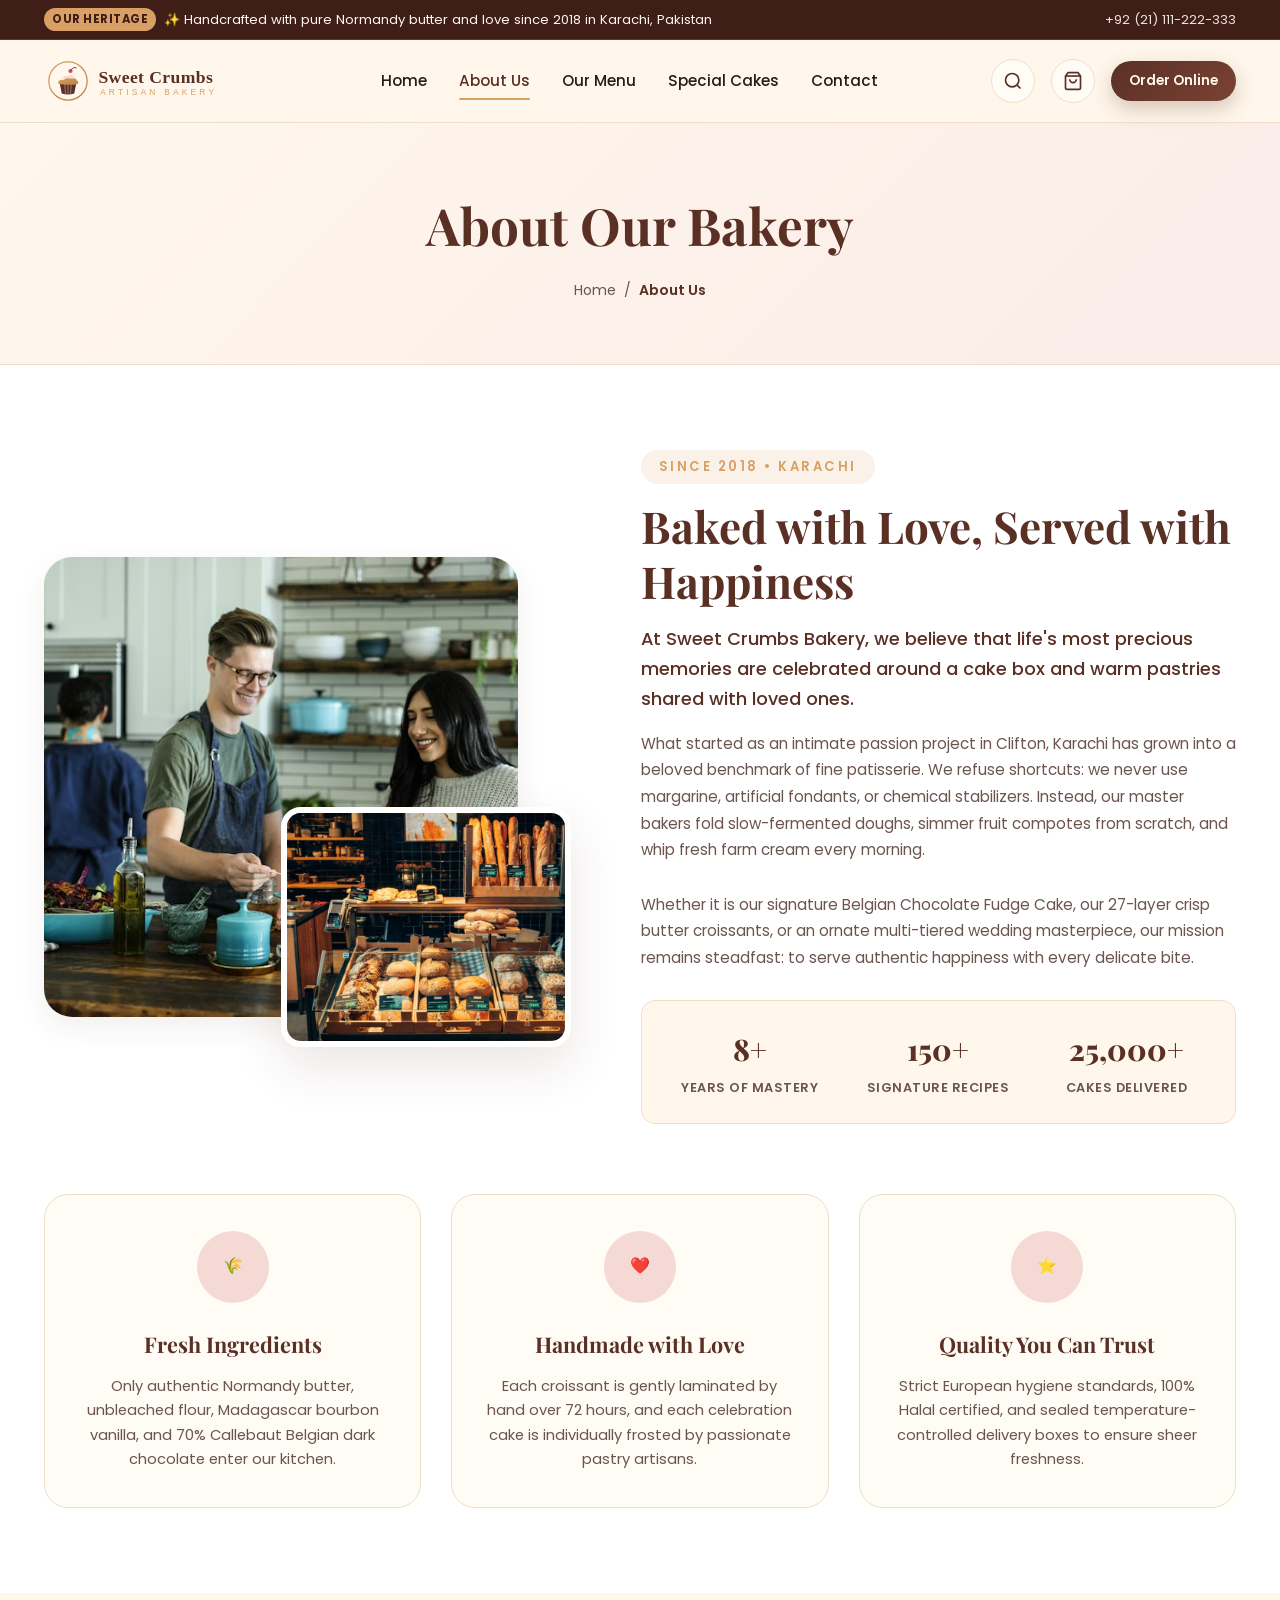
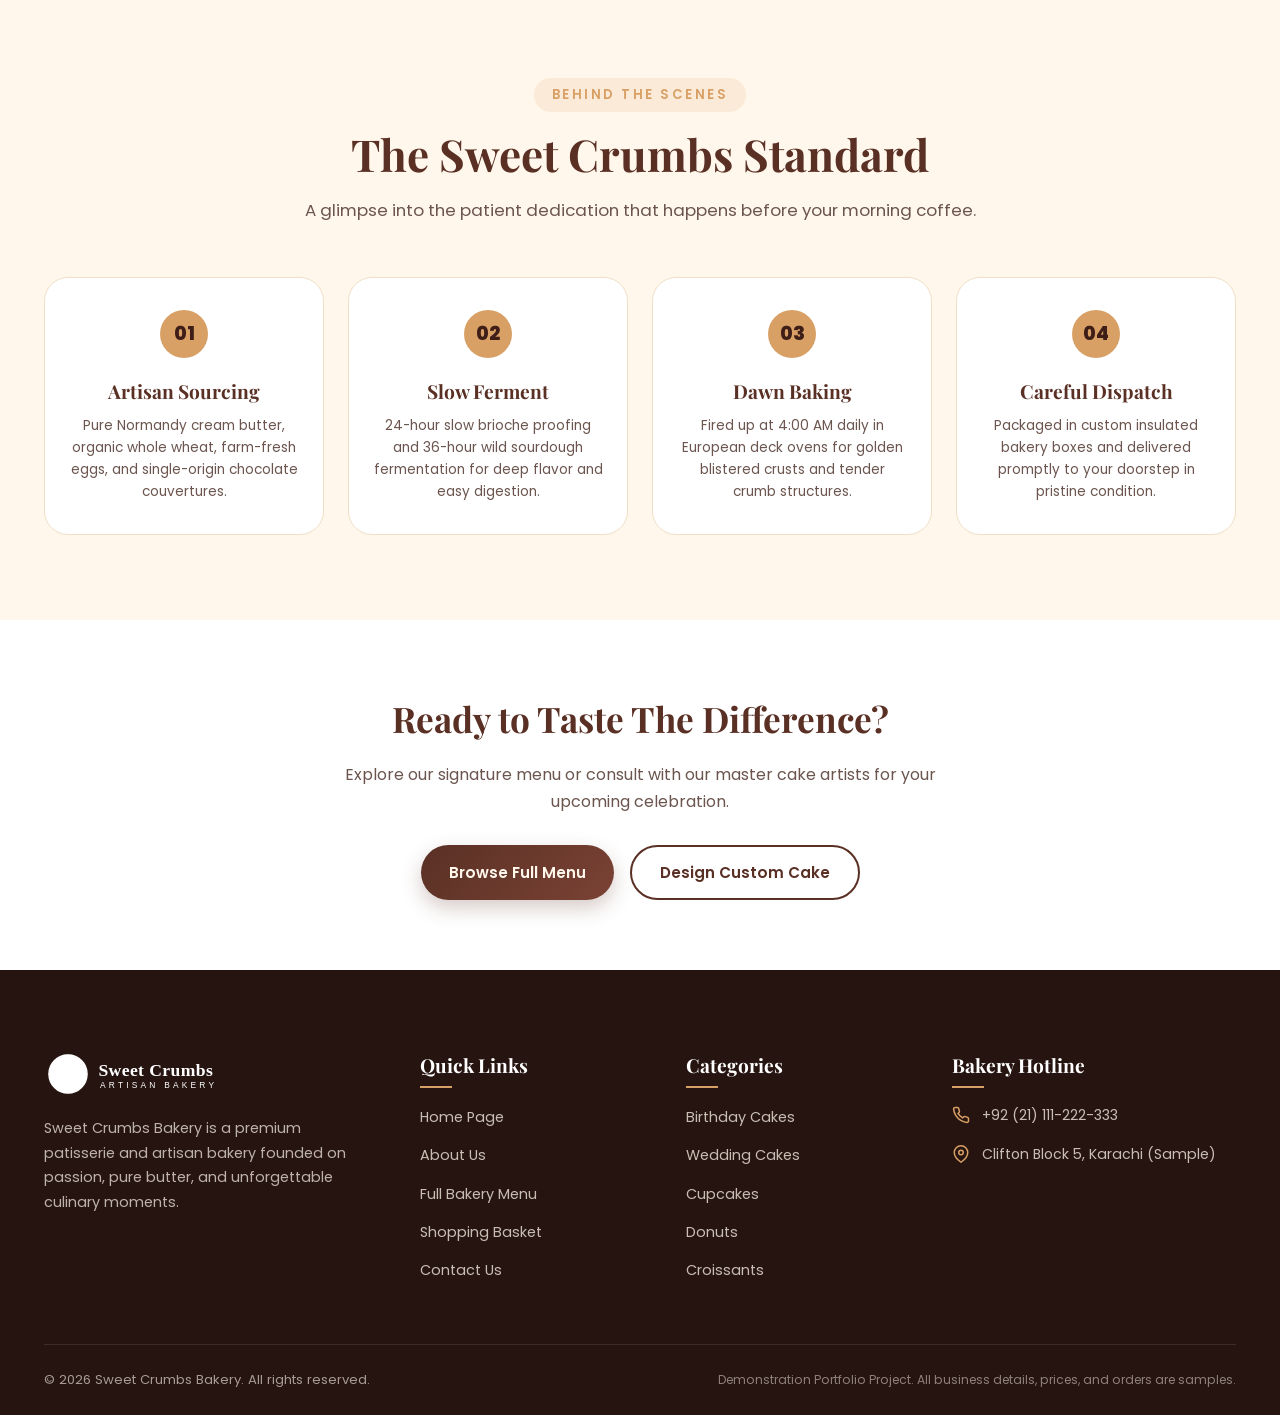
<file: about.html>
<!DOCTYPE html>
<html lang="en">
<head>
  <meta charset="UTF-8">
  <meta name="viewport" content="width=device-width, initial-scale=1.0">
  <meta name="description" content="Discover the story behind Sweet Crumbs Bakery: artisan pastry chefs, authentic European baking methods, pure butter, and passion in Karachi, Pakistan.">
  <title>About Us | Sweet Crumbs Bakery</title>
  
  <link rel="icon" type="image/svg+xml" href="images/favicon.svg">
  <link rel="preconnect" href="https://fonts.googleapis.com">
  <link rel="preconnect" href="https://fonts.gstatic.com" crossorigin>
  <link href="https://fonts.googleapis.com/css2?family=Playfair+Display:ital,wght@0,600;0,700;0,800;1,600;1,700&family=Poppins:wght@300;400;500;600;700&display=swap" rel="stylesheet">
  <link rel="stylesheet" href="css/style.css">
</head>
<body>

  <!-- Top Announcement Bar -->
  <aside class="top-bar">
    <div class="container top-bar-inner">
      <div class="top-bar-message">
        <span class="top-bar-badge">Our Heritage</span>
        <span>✨ Handcrafted with pure Normandy butter and love since 2018 in Karachi, Pakistan</span>
      </div>
      <div class="top-bar-links">
        <a href="tel:+9221111222333" class="top-bar-link">+92 (21) 111-222-333</a>
      </div>
    </div>
  </aside>

  <!-- Header -->
  <header class="site-header">
    <div class="container nav-container">
      <a href="index.html" class="brand-logo" aria-label="Sweet Crumbs Bakery Home">
        <img src="images/logo.svg" alt="Sweet Crumbs Bakery" class="brand-logo-img">
      </a>

      <nav class="nav-menu" aria-label="Primary Navigation">
        <a href="index.html" class="nav-link">Home</a>
        <a href="about.html" class="nav-link active">About Us</a>
        <a href="menu.html" class="nav-link">Our Menu</a>
        <a href="menu.html#birthday-cakes" class="nav-link">Special Cakes</a>
        <a href="contact.html" class="nav-link">Contact</a>
      </nav>

      <div class="nav-actions">
        <button type="button" class="action-btn" onclick="openSearchModal()" aria-label="Search bakery items">
          <svg width="20" height="20" viewBox="0 0 24 24" fill="none" stroke="currentColor" stroke-width="2"><circle cx="11" cy="11" r="8"/><line x1="21" y1="21" x2="16.65" y2="16.65"/></svg>
        </button>

        <button type="button" class="action-btn" onclick="openCartDrawer()" aria-label="View shopping cart">
          <svg width="20" height="20" viewBox="0 0 24 24" fill="none" stroke="currentColor" stroke-width="2"><path d="M6 2L3 6v14a2 2 0 002 2h14a2 2 0 002-2V6l-3-4z"/><line x1="3" y1="6" x2="21" y2="6"/><path d="M16 10a4 4 0 01-8 0"/></svg>
          <span class="cart-count" style="display: none;">0</span>
        </button>

        <a href="menu.html" class="btn btn-primary btn-sm">Order Online</a>

        <button type="button" class="hamburger-btn" id="hamburger-btn" onclick="toggleMobileNav()" aria-label="Toggle navigation menu">
          <span class="hamburger-bar"></span>
          <span class="hamburger-bar"></span>
          <span class="hamburger-bar"></span>
        </button>
      </div>
    </div>
  </header>

  <!-- Mobile Drawer -->
  <div class="mobile-nav" id="mobile-nav" onclick="if(event.target === this) closeMobileNav();">
    <div class="mobile-nav-panel">
      <div class="mobile-nav-header">
        <a href="index.html" class="brand-logo" onclick="closeMobileNav()">
          <img src="images/logo.svg" alt="Sweet Crumbs Bakery" style="height: 42px;">
        </a>
        <button type="button" class="mobile-nav-close" onclick="closeMobileNav()" aria-label="Close menu">&times;</button>
      </div>
      <div class="mobile-menu-links">
        <a href="index.html" class="mobile-menu-link" onclick="closeMobileNav()">Home</a>
        <a href="about.html" class="mobile-menu-link active" onclick="closeMobileNav()">About Us</a>
        <a href="menu.html" class="mobile-menu-link" onclick="closeMobileNav()">Our Menu</a>
        <a href="cart.html" class="mobile-menu-link" onclick="closeMobileNav()">My Cart</a>
        <a href="checkout.html" class="mobile-menu-link" onclick="closeMobileNav()">Checkout</a>
        <a href="contact.html" class="mobile-menu-link" onclick="closeMobileNav()">Contact</a>
      </div>
      <button type="button" class="btn btn-primary" style="width: 100%;" onclick="openCustomCakeModal(); closeMobileNav();">
        🎂 Customize Your Cake
      </button>
    </div>
  </div>

  <main>
    <!-- Page Hero -->
    <section class="page-hero">
      <div class="container">
        <h1 class="page-hero-title">About Our Bakery</h1>
        <div class="breadcrumbs">
          <a href="index.html">Home</a>
          <span>/</span>
          <span style="color: var(--primary); font-weight: 600;">About Us</span>
        </div>
      </div>
    </section>

    <!-- Detailed About Story Section -->
    <section style="padding: 85px 0; background: #FFFFFF;">
      <div class="container">
        
        <div class="about-grid" style="margin-bottom: 70px;">
          <div class="about-media-collage">
            <img src="images/about-bakery.jpg" alt="Artisan baker at Sweet Crumbs" class="about-img-main">
            <img src="images/about-craft.jpg" alt="Cake decorating artistry" class="about-img-sub">
          </div>

          <div class="about-text-content">
            <span class="section-tag">Since 2018 • Karachi</span>
            <h2 class="section-title">Baked with Love, Served with Happiness</h2>
            <p class="about-lead">
              At Sweet Crumbs Bakery, we believe that life's most precious memories are celebrated around a cake box and warm pastries shared with loved ones.
            </p>
            <p class="about-desc">
              What started as an intimate passion project in Clifton, Karachi has grown into a beloved benchmark of fine patisserie. We refuse shortcuts: we never use margarine, artificial fondants, or chemical stabilizers. Instead, our master bakers fold slow-fermented doughs, simmer fruit compotes from scratch, and whip fresh farm cream every morning.
            </p>
            <p class="about-desc">
              Whether it is our signature Belgian Chocolate Fudge Cake, our 27-layer crisp butter croissants, or an ornate multi-tiered wedding masterpiece, our mission remains steadfast: to serve authentic happiness with every delicate bite.
            </p>

            <div class="about-stats" style="margin-top: 28px;">
              <div class="stat-item">
                <div class="stat-number">8+</div>
                <div class="stat-label">Years of Mastery</div>
              </div>
              <div class="stat-item">
                <div class="stat-number">150+</div>
                <div class="stat-label">Signature Recipes</div>
              </div>
              <div class="stat-item">
                <div class="stat-number">25,000+</div>
                <div class="stat-label">Cakes Delivered</div>
              </div>
            </div>
          </div>
        </div>

        <!-- 3 Feature Pillars -->
        <div class="features-grid">
          <article class="feature-card">
            <div class="feature-icon-box">🌾</div>
            <h3 class="feature-title">Fresh Ingredients</h3>
            <p class="feature-desc">
              Only authentic Normandy butter, unbleached flour, Madagascar bourbon vanilla, and 70% Callebaut Belgian dark chocolate enter our kitchen.
            </p>
          </article>

          <article class="feature-card">
            <div class="feature-icon-box">❤️</div>
            <h3 class="feature-title">Handmade with Love</h3>
            <p class="feature-desc">
              Each croissant is gently laminated by hand over 72 hours, and each celebration cake is individually frosted by passionate pastry artisans.
            </p>
          </article>

          <article class="feature-card">
            <div class="feature-icon-box">⭐</div>
            <h3 class="feature-title">Quality You Can Trust</h3>
            <p class="feature-desc">
              Strict European hygiene standards, 100% Halal certified, and sealed temperature-controlled delivery boxes to ensure sheer freshness.
            </p>
          </article>
        </div>

      </div>
    </section>

    <!-- The 4-Step Baking Process -->
    <section style="padding: 85px 0; background: var(--secondary);">
      <div class="container">
        
        <header class="section-header">
          <span class="section-tag">Behind The Scenes</span>
          <h2 class="section-title">The Sweet Crumbs Standard</h2>
          <p class="section-subtitle">A glimpse into the patient dedication that happens before your morning coffee.</p>
        </header>

        <div style="display: grid; grid-template-columns: repeat(4, 1fr); gap: 24px;">
          <!-- Step 1 -->
          <div style="background: #FFFFFF; border: 1px solid var(--border-light); border-radius: var(--radius-lg); padding: 32px 24px; text-align: center; position: relative;">
            <div style="width: 48px; height: 48px; border-radius: 50%; background: var(--accent); color: var(--primary-dark); font-weight: 800; font-size: 1.2rem; display: flex; align-items: center; justify-content: center; margin: 0 auto 18px;">
              01
            </div>
            <h3 style="font-family: var(--font-heading); font-size: 1.2rem; color: var(--primary); margin-bottom: 8px;">Artisan Sourcing</h3>
            <p style="font-size: 0.85rem; color: var(--text-muted); line-height: 1.6;">
              Pure Normandy cream butter, organic whole wheat, farm-fresh eggs, and single-origin chocolate couvertures.
            </p>
          </div>

          <!-- Step 2 -->
          <div style="background: #FFFFFF; border: 1px solid var(--border-light); border-radius: var(--radius-lg); padding: 32px 24px; text-align: center;">
            <div style="width: 48px; height: 48px; border-radius: 50%; background: var(--accent); color: var(--primary-dark); font-weight: 800; font-size: 1.2rem; display: flex; align-items: center; justify-content: center; margin: 0 auto 18px;">
              02
            </div>
            <h3 style="font-family: var(--font-heading); font-size: 1.2rem; color: var(--primary); margin-bottom: 8px;">Slow Ferment</h3>
            <p style="font-size: 0.85rem; color: var(--text-muted); line-height: 1.6;">
              24-hour slow brioche proofing and 36-hour wild sourdough fermentation for deep flavor and easy digestion.
            </p>
          </div>

          <!-- Step 3 -->
          <div style="background: #FFFFFF; border: 1px solid var(--border-light); border-radius: var(--radius-lg); padding: 32px 24px; text-align: center;">
            <div style="width: 48px; height: 48px; border-radius: 50%; background: var(--accent); color: var(--primary-dark); font-weight: 800; font-size: 1.2rem; display: flex; align-items: center; justify-content: center; margin: 0 auto 18px;">
              03
            </div>
            <h3 style="font-family: var(--font-heading); font-size: 1.2rem; color: var(--primary); margin-bottom: 8px;">Dawn Baking</h3>
            <p style="font-size: 0.85rem; color: var(--text-muted); line-height: 1.6;">
              Fired up at 4:00 AM daily in European deck ovens for golden blistered crusts and tender crumb structures.
            </p>
          </div>

          <!-- Step 4 -->
          <div style="background: #FFFFFF; border: 1px solid var(--border-light); border-radius: var(--radius-lg); padding: 32px 24px; text-align: center;">
            <div style="width: 48px; height: 48px; border-radius: 50%; background: var(--accent); color: var(--primary-dark); font-weight: 800; font-size: 1.2rem; display: flex; align-items: center; justify-content: center; margin: 0 auto 18px;">
              04
            </div>
            <h3 style="font-family: var(--font-heading); font-size: 1.2rem; color: var(--primary); margin-bottom: 8px;">Careful Dispatch</h3>
            <p style="font-size: 0.85rem; color: var(--text-muted); line-height: 1.6;">
              Packaged in custom insulated bakery boxes and delivered promptly to your doorstep in pristine condition.
            </p>
          </div>
        </div>

      </div>
    </section>

    <!-- Call to action -->
    <section style="padding: 70px 0; background: #FFFFFF; text-align: center;">
      <div class="container" style="max-width: 640px;">
        <h2 style="font-family: var(--font-heading); font-size: 2.2rem; color: var(--primary); margin-bottom: 14px;">Ready to Taste The Difference?</h2>
        <p style="color: var(--text-muted); margin-bottom: 30px; font-size: 1rem;">
          Explore our signature menu or consult with our master cake artists for your upcoming celebration.
        </p>
        <div style="display: flex; justify-content: center; gap: 16px; flex-wrap: wrap;">
          <a href="menu.html" class="btn btn-primary">Browse Full Menu</a>
          <button type="button" class="btn btn-outline" onclick="openCustomCakeModal()">Design Custom Cake</button>
        </div>
      </div>
    </section>
  </main>

  <!-- Footer -->
  <footer class="site-footer">
    <div class="container">
      <div class="footer-grid">
        <div class="footer-brand">
          <a href="index.html" class="brand-logo" style="margin-bottom: 12px;">
            <img src="images/logo.svg" alt="Sweet Crumbs Bakery" class="brand-logo-img">
          </a>
          <p class="footer-desc">
            Sweet Crumbs Bakery is a premium patisserie and artisan bakery founded on passion, pure butter, and unforgettable culinary moments.
          </p>
        </div>
        <div>
          <h4 class="footer-title">Quick Links</h4>
          <ul class="footer-links">
            <li><a href="index.html" class="footer-link">Home Page</a></li>
            <li><a href="about.html" class="footer-link">About Us</a></li>
            <li><a href="menu.html" class="footer-link">Full Bakery Menu</a></li>
            <li><a href="cart.html" class="footer-link">Shopping Basket</a></li>
            <li><a href="contact.html" class="footer-link">Contact Us</a></li>
          </ul>
        </div>
        <div>
          <h4 class="footer-title">Categories</h4>
          <ul class="footer-links">
            <li><a href="menu.html#birthday-cakes" class="footer-link">Birthday Cakes</a></li>
            <li><a href="menu.html#wedding-cakes" class="footer-link">Wedding Cakes</a></li>
            <li><a href="menu.html#cupcakes" class="footer-link">Cupcakes</a></li>
            <li><a href="menu.html#donuts" class="footer-link">Donuts</a></li>
            <li><a href="menu.html#croissants" class="footer-link">Croissants</a></li>
          </ul>
        </div>
        <div>
          <h4 class="footer-title">Bakery Hotline</h4>
          <div class="footer-contact-item">
            <svg viewBox="0 0 24 24" fill="none" stroke="currentColor" stroke-width="2"><path d="M22 16.92v3a2 2 0 01-2.18 2 19.79 19.79 0 01-8.63-3.07 19.5 19.5 0 01-6-6 19.79 19.79 0 01-3.07-8.67A2 2 0 014.11 2h3a2 2 0 012 1.72 12.84 12.84 0 00.7 2.81 2 2 0 01-.45 2.11L8.09 9.91a16 16 0 006 6l1.27-1.27a2 2 0 012.11-.45 12.84 12.84 0 002.81.7A2 2 0 0122 16.92z"/></svg>
            <span>+92 (21) 111-222-333</span>
          </div>
          <div class="footer-contact-item">
            <svg viewBox="0 0 24 24" fill="none" stroke="currentColor" stroke-width="2"><path d="M21 10c0 7-9 13-9 13s-9-6-9-13a9 9 0 0118 0z"/><circle cx="12" cy="10" r="3"/></svg>
            <span>Clifton Block 5, Karachi (Sample)</span>
          </div>
        </div>
      </div>
      <div class="footer-bottom">
        <div class="footer-bottom-inner">
          <p>© 2026 Sweet Crumbs Bakery. All rights reserved.</p>
          <p style="opacity: 0.8; font-size: 0.76rem;">Demonstration Portfolio Project. All business details, prices, and orders are samples.</p>
        </div>
      </div>
    </div>
  </footer>

  <!-- Cart Drawer -->
  <div class="cart-drawer-overlay" id="cart-drawer-overlay" onclick="if(event.target === this) closeCartDrawer();">
    <aside class="cart-drawer">
      <div class="cart-header">
        <div class="cart-header-title">
          <span>🍰 Your Sweet Basket</span>
        </div>
        <button type="button" class="cart-close-btn" onclick="closeCartDrawer()">&times;</button>
      </div>
      <div class="free-shipping-meter" id="drawer-shipping-meter"></div>
      <div class="cart-items-body" id="drawer-items-list"></div>
      <div class="cart-footer" id="drawer-footer">
        <div class="cart-totals-row">
          <span>Subtotal:</span>
          <strong id="drawer-subtotal">PKR 0</strong>
        </div>
        <div class="cart-totals-row">
          <span>Estimated Delivery:</span>
          <span id="drawer-delivery">PKR 0</span>
        </div>
        <div class="cart-totals-row grand-total">
          <span>Total:</span>
          <strong id="drawer-total" style="color: var(--primary);">PKR 0</strong>
        </div>
        <div class="cart-actions-box">
          <a href="checkout.html" class="btn btn-primary" style="width: 100%;">Proceed to Checkout</a>
          <a href="cart.html" class="btn btn-outline btn-sm" style="width: 100%;">View Full Cart Page</a>
        </div>
      </div>
    </aside>
  </div>

  <!-- Quick View Modal -->
  <div class="modal-overlay" id="quick-view-modal" onclick="if(event.target === this) closeAllModals();">
    <div class="modal-card">
      <button type="button" class="modal-close-btn" onclick="closeAllModals()">&times;</button>
      <div class="modal-card-content"></div>
    </div>
  </div>

  <!-- Custom Cake Modal -->
  <div class="modal-overlay" id="custom-cake-modal" onclick="if(event.target === this) closeAllModals();">
    <div class="modal-card" style="max-width: 680px; padding: 36px 32px;">
      <button type="button" class="modal-close-btn" onclick="closeAllModals()">&times;</button>
      <div style="text-align: center; margin-bottom: 24px;">
        <span class="section-tag" style="margin-bottom: 8px;">Bespoke Confection</span>
        <h2 style="font-family: var(--font-heading); font-size: 1.8rem; color: var(--primary);">Design Your Dream Cake</h2>
        <p style="font-size: 0.88rem; color: var(--text-muted);">Tell us about your celebration theme and our pastry artists will bring it to life.</p>
      </div>
      <form onsubmit="handleCustomCakeSubmit(event)">
        <div class="form-group-grid">
          <div class="form-group">
            <label class="form-label" for="about-custom-name">Full Name <span class="req">*</span></label>
            <input type="text" id="about-custom-name" name="customer-name" class="form-control" placeholder="e.g. Sana Mir" required>
          </div>
          <div class="form-group">
            <label class="form-label" for="about-custom-phone">Phone Number (PK) <span class="req">*</span></label>
            <input type="tel" id="about-custom-phone" name="customer-phone" class="form-control" placeholder="0300-1234567" required>
          </div>
        </div>
        <div class="form-group-grid">
          <div class="form-group">
            <label class="form-label" for="about-custom-type">Cake Occasion / Type <span class="req">*</span></label>
            <select id="about-custom-type" name="cake-type" class="form-control" required>
              <option value="">Select Cake Type</option>
              <option value="Birthday Cake">Birthday Celebration Cake</option>
              <option value="Wedding Cake">Royal Wedding Tier Cake</option>
              <option value="Anniversary Cake">Anniversary Romantic Cake</option>
              <option value="Theme Cake">Customized Theme / Character Cake</option>
              <option value="Photo Cake">Edible Sugar Photo Cake</option>
            </select>
          </div>
          <div class="form-group">
            <label class="form-label" for="about-custom-size">Size / Weight <span class="req">*</span></label>
            <select id="about-custom-size" name="cake-size" class="form-control" required>
              <option value="">Select Cake Size</option>
              <option value="1.5 lbs">1.5 lbs (Serves 4-6)</option>
              <option value="2.0 lbs">2.0 lbs (Serves 8-10)</option>
              <option value="3.0 lbs">3.0 lbs (Serves 12-15)</option>
              <option value="4.0 lbs">4.0 lbs (Serves 18-20)</option>
              <option value="2-Tier (5.0 lbs)">2-Tier 5.0 lbs (Serves 25-30)</option>
              <option value="3-Tier (8.0 lbs)">3-Tier 8.0 lbs (Serves 40-50)</option>
            </select>
          </div>
        </div>
        <div class="form-group-grid">
          <div class="form-group">
            <label class="form-label" for="about-custom-flavor">Sponge & Filling Flavor <span class="req">*</span></label>
            <select id="about-custom-flavor" name="cake-flavor" class="form-control" required>
              <option value="">Select Flavor</option>
              <option value="Belgian Chocolate Fudge">Belgian Chocolate Fudge</option>
              <option value="Red Velvet with Cream Cheese">Red Velvet with Cream Cheese</option>
              <option value="Lotus Biscoff Salted Caramel">Lotus Biscoff & Salted Caramel</option>
              <option value="Madagascar Bourbon Vanilla Bean">Madagascar Bourbon Vanilla Bean</option>
              <option value="Ferrero Rocher Nutella Crunch">Ferrero Rocher Nutella Crunch</option>
            </select>
          </div>
          <div class="form-group">
            <label class="form-label" for="about-custom-date">Required Delivery Date <span class="req">*</span></label>
            <input type="date" id="about-custom-date" name="cake-date" class="form-control" required>
          </div>
        </div>
        <div class="form-group">
          <label class="form-label" for="about-custom-desc">Design Description & Inscription <span class="req">*</span></label>
          <textarea id="about-custom-desc" name="cake-desc" class="form-control" rows="3" placeholder="Describe the colors, decorations, message to write on cake..." required></textarea>
        </div>
        <div style="background: var(--cream-surface); border: 1px solid var(--border-light); border-radius: var(--radius-sm); padding: 12px 16px; margin-bottom: 20px; font-size: 0.8rem; color: var(--text-muted);">
          ℹ️ <strong>Demo Notice:</strong> Submitting this form creates a simulated sample cake request.
        </div>
        <button type="submit" class="btn btn-primary" style="width: 100%;">Submit Custom Cake Request</button>
      </form>
    </div>
  </div>

  <!-- Search Modal -->
  <div class="modal-overlay" id="search-modal" onclick="if(event.target === this) closeAllModals();">
    <div class="modal-card search-modal-card">
      <button type="button" class="modal-close-btn" onclick="closeAllModals()">&times;</button>
      <h3 style="font-family: var(--font-heading); font-size: 1.4rem; color: var(--primary); margin-bottom: 16px;">Search Sweet Crumbs Bakery</h3>
      <div class="search-input-wrap">
        <svg width="20" height="20" viewBox="0 0 24 24" fill="none" stroke="currentColor" stroke-width="2"><circle cx="11" cy="11" r="8"/><line x1="21" y1="21" x2="16.65" y2="16.65"/></svg>
        <input type="text" id="search-query-input" placeholder="Search cakes, cookies, donuts, croissants..." oninput="handleSearchInput(event)">
      </div>
      <div class="search-results-list" id="search-results-list"></div>
    </div>
  </div>

  <button type="button" class="back-to-top" id="back-to-top" aria-label="Back to top">
    <svg width="20" height="20" viewBox="0 0 24 24" fill="none" stroke="currentColor" stroke-width="2"><path d="M18 15l-6-6-6 6"/></svg>
  </button>

  <script src="js/script.js"></script>
</body>
</html>
</file>
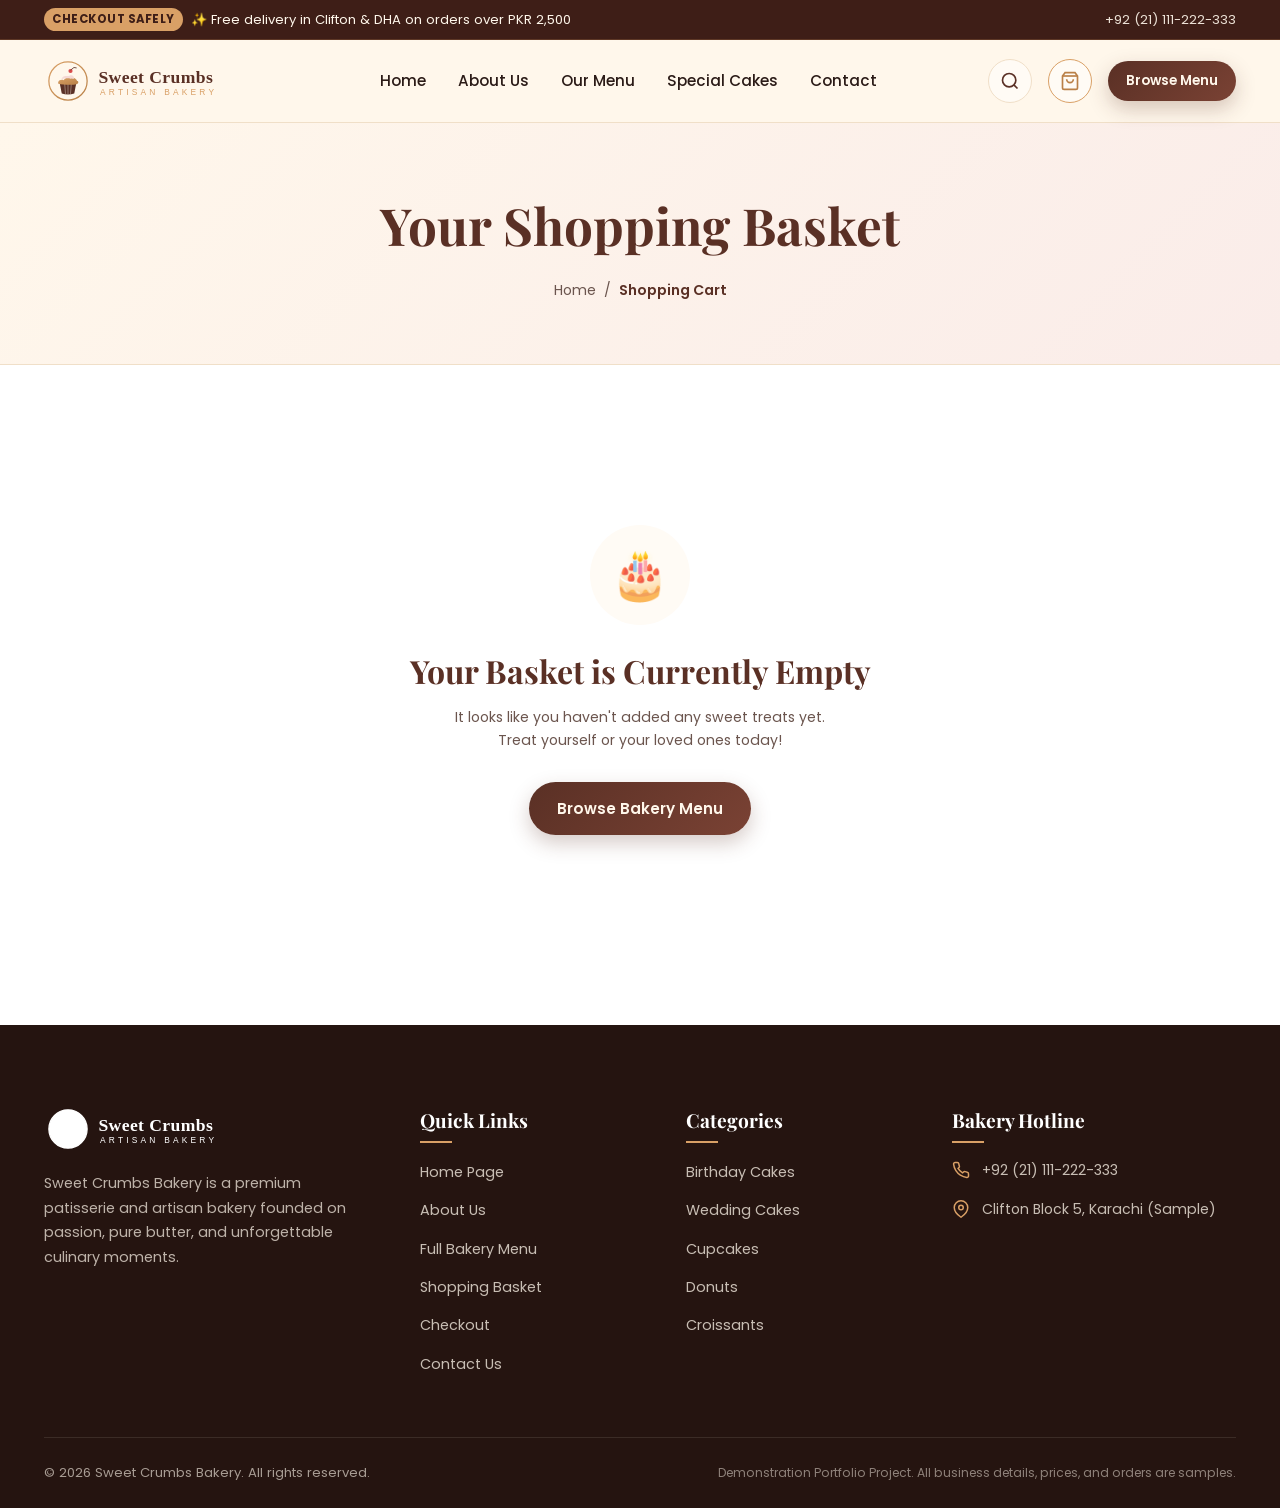
<file: cart.html>
<!DOCTYPE html>
<html lang="en">
<head>
  <meta charset="UTF-8">
  <meta name="viewport" content="width=device-width, initial-scale=1.0">
  <meta name="description" content="Review your shopping basket at Sweet Crumbs Bakery. Adjust quantities, apply promotional discounts, and proceed to checkout.">
  <title>Shopping Cart | Sweet Crumbs Bakery</title>
  
  <link rel="icon" type="image/svg+xml" href="images/favicon.svg">
  <link rel="preconnect" href="https://fonts.googleapis.com">
  <link rel="preconnect" href="https://fonts.gstatic.com" crossorigin>
  <link href="https://fonts.googleapis.com/css2?family=Playfair+Display:ital,wght@0,600;0,700;0,800;1,600;1,700&family=Poppins:wght@300;400;500;600;700&display=swap" rel="stylesheet">
  <link rel="stylesheet" href="css/style.css">
</head>
<body>

  <!-- Top Announcement Bar -->
  <aside class="top-bar">
    <div class="container top-bar-inner">
      <div class="top-bar-message">
        <span class="top-bar-badge">Checkout Safely</span>
        <span>✨ Free delivery in Clifton & DHA on orders over PKR 2,500</span>
      </div>
      <div class="top-bar-links">
        <a href="tel:+9221111222333" class="top-bar-link">+92 (21) 111-222-333</a>
      </div>
    </div>
  </aside>

  <!-- Header -->
  <header class="site-header">
    <div class="container nav-container">
      <a href="index.html" class="brand-logo" aria-label="Sweet Crumbs Bakery Home">
        <img src="images/logo.svg" alt="Sweet Crumbs Bakery" class="brand-logo-img">
      </a>

      <nav class="nav-menu" aria-label="Primary Navigation">
        <a href="index.html" class="nav-link">Home</a>
        <a href="about.html" class="nav-link">About Us</a>
        <a href="menu.html" class="nav-link">Our Menu</a>
        <a href="menu.html#birthday-cakes" class="nav-link">Special Cakes</a>
        <a href="contact.html" class="nav-link">Contact</a>
      </nav>

      <div class="nav-actions">
        <button type="button" class="action-btn" onclick="openSearchModal()" aria-label="Search bakery items">
          <svg width="20" height="20" viewBox="0 0 24 24" fill="none" stroke="currentColor" stroke-width="2"><circle cx="11" cy="11" r="8"/><line x1="21" y1="21" x2="16.65" y2="16.65"/></svg>
        </button>

        <a href="cart.html" class="action-btn" aria-label="View shopping cart" style="border-color: var(--accent); color: var(--accent-dark);">
          <svg width="20" height="20" viewBox="0 0 24 24" fill="none" stroke="currentColor" stroke-width="2"><path d="M6 2L3 6v14a2 2 0 002 2h14a2 2 0 002-2V6l-3-4z"/><line x1="3" y1="6" x2="21" y2="6"/><path d="M16 10a4 4 0 01-8 0"/></svg>
          <span class="cart-count" style="display: none;">0</span>
        </a>

        <a href="menu.html" class="btn btn-primary btn-sm">Browse Menu</a>

        <button type="button" class="hamburger-btn" id="hamburger-btn" onclick="toggleMobileNav()" aria-label="Toggle navigation menu">
          <span class="hamburger-bar"></span>
          <span class="hamburger-bar"></span>
          <span class="hamburger-bar"></span>
        </button>
      </div>
    </div>
  </header>

  <!-- Mobile Drawer -->
  <div class="mobile-nav" id="mobile-nav" onclick="if(event.target === this) closeMobileNav();">
    <div class="mobile-nav-panel">
      <div class="mobile-nav-header">
        <a href="index.html" class="brand-logo" onclick="closeMobileNav()">
          <img src="images/logo.svg" alt="Sweet Crumbs Bakery" style="height: 42px;">
        </a>
        <button type="button" class="mobile-nav-close" onclick="closeMobileNav()" aria-label="Close menu">&times;</button>
      </div>
      <div class="mobile-menu-links">
        <a href="index.html" class="mobile-menu-link" onclick="closeMobileNav()">Home</a>
        <a href="about.html" class="mobile-menu-link" onclick="closeMobileNav()">About Us</a>
        <a href="menu.html" class="mobile-menu-link" onclick="closeMobileNav()">Our Menu</a>
        <a href="cart.html" class="mobile-menu-link active" onclick="closeMobileNav()">My Cart</a>
        <a href="checkout.html" class="mobile-menu-link" onclick="closeMobileNav()">Checkout</a>
        <a href="contact.html" class="mobile-menu-link" onclick="closeMobileNav()">Contact</a>
      </div>
      <a href="menu.html" class="btn btn-primary" style="width: 100%;" onclick="closeMobileNav()">Browse Menu</a>
    </div>
  </div>

  <main>
    <!-- Page Hero -->
    <section class="page-hero">
      <div class="container">
        <h1 class="page-hero-title">Your Shopping Basket</h1>
        <div class="breadcrumbs">
          <a href="index.html">Home</a>
          <span>/</span>
          <span style="color: var(--primary); font-weight: 600;">Shopping Cart</span>
        </div>
      </div>
    </section>

    <!-- Dedicated Cart Page Container -->
    <section class="cart-page-section">
      <div class="container" id="cart-page-container">
        <!-- Rendered dynamically by js/script.js via CartManager.renderCartPageUI() -->
      </div>
    </section>
  </main>

  <!-- Footer -->
  <footer class="site-footer">
    <div class="container">
      <div class="footer-grid">
        <div class="footer-brand">
          <a href="index.html" class="brand-logo" style="margin-bottom: 12px;">
            <img src="images/logo.svg" alt="Sweet Crumbs Bakery" class="brand-logo-img">
          </a>
          <p class="footer-desc">
            Sweet Crumbs Bakery is a premium patisserie and artisan bakery founded on passion, pure butter, and unforgettable culinary moments.
          </p>
        </div>
        <div>
          <h4 class="footer-title">Quick Links</h4>
          <ul class="footer-links">
            <li><a href="index.html" class="footer-link">Home Page</a></li>
            <li><a href="about.html" class="footer-link">About Us</a></li>
            <li><a href="menu.html" class="footer-link">Full Bakery Menu</a></li>
            <li><a href="cart.html" class="footer-link">Shopping Basket</a></li>
            <li><a href="checkout.html" class="footer-link">Checkout</a></li>
            <li><a href="contact.html" class="footer-link">Contact Us</a></li>
          </ul>
        </div>
        <div>
          <h4 class="footer-title">Categories</h4>
          <ul class="footer-links">
            <li><a href="menu.html#birthday-cakes" class="footer-link">Birthday Cakes</a></li>
            <li><a href="menu.html#wedding-cakes" class="footer-link">Wedding Cakes</a></li>
            <li><a href="menu.html#cupcakes" class="footer-link">Cupcakes</a></li>
            <li><a href="menu.html#donuts" class="footer-link">Donuts</a></li>
            <li><a href="menu.html#croissants" class="footer-link">Croissants</a></li>
          </ul>
        </div>
        <div>
          <h4 class="footer-title">Bakery Hotline</h4>
          <div class="footer-contact-item">
            <svg viewBox="0 0 24 24" fill="none" stroke="currentColor" stroke-width="2"><path d="M22 16.92v3a2 2 0 01-2.18 2 19.79 19.79 0 01-8.63-3.07 19.5 19.5 0 01-6-6 19.79 19.79 0 01-3.07-8.67A2 2 0 014.11 2h3a2 2 0 012 1.72 12.84 12.84 0 00.7 2.81 2 2 0 01-.45 2.11L8.09 9.91a16 16 0 006 6l1.27-1.27a2 2 0 012.11-.45 12.84 12.84 0 002.81.7A2 2 0 0122 16.92z"/></svg>
            <span>+92 (21) 111-222-333</span>
          </div>
          <div class="footer-contact-item">
            <svg viewBox="0 0 24 24" fill="none" stroke="currentColor" stroke-width="2"><path d="M21 10c0 7-9 13-9 13s-9-6-9-13a9 9 0 0118 0z"/><circle cx="12" cy="10" r="3"/></svg>
            <span>Clifton Block 5, Karachi (Sample)</span>
          </div>
        </div>
      </div>
      <div class="footer-bottom">
        <div class="footer-bottom-inner">
          <p>© 2026 Sweet Crumbs Bakery. All rights reserved.</p>
          <p style="opacity: 0.8; font-size: 0.76rem;">Demonstration Portfolio Project. All business details, prices, and orders are samples.</p>
        </div>
      </div>
    </div>
  </footer>

  <!-- Search Modal -->
  <div class="modal-overlay" id="search-modal" onclick="if(event.target === this) closeAllModals();">
    <div class="modal-card search-modal-card">
      <button type="button" class="modal-close-btn" onclick="closeAllModals()">&times;</button>
      <h3 style="font-family: var(--font-heading); font-size: 1.4rem; color: var(--primary); margin-bottom: 16px;">Search Sweet Crumbs Bakery</h3>
      <div class="search-input-wrap">
        <svg width="20" height="20" viewBox="0 0 24 24" fill="none" stroke="currentColor" stroke-width="2"><circle cx="11" cy="11" r="8"/><line x1="21" y1="21" x2="16.65" y2="16.65"/></svg>
        <input type="text" id="search-query-input" placeholder="Search cakes, cookies, donuts, croissants..." oninput="handleSearchInput(event)">
      </div>
      <div class="search-results-list" id="search-results-list"></div>
    </div>
  </div>

  <button type="button" class="back-to-top" id="back-to-top" aria-label="Back to top">
    <svg width="20" height="20" viewBox="0 0 24 24" fill="none" stroke="currentColor" stroke-width="2"><path d="M18 15l-6-6-6 6"/></svg>
  </button>

  <script src="js/script.js"></script>
</body>
</html>
</file>
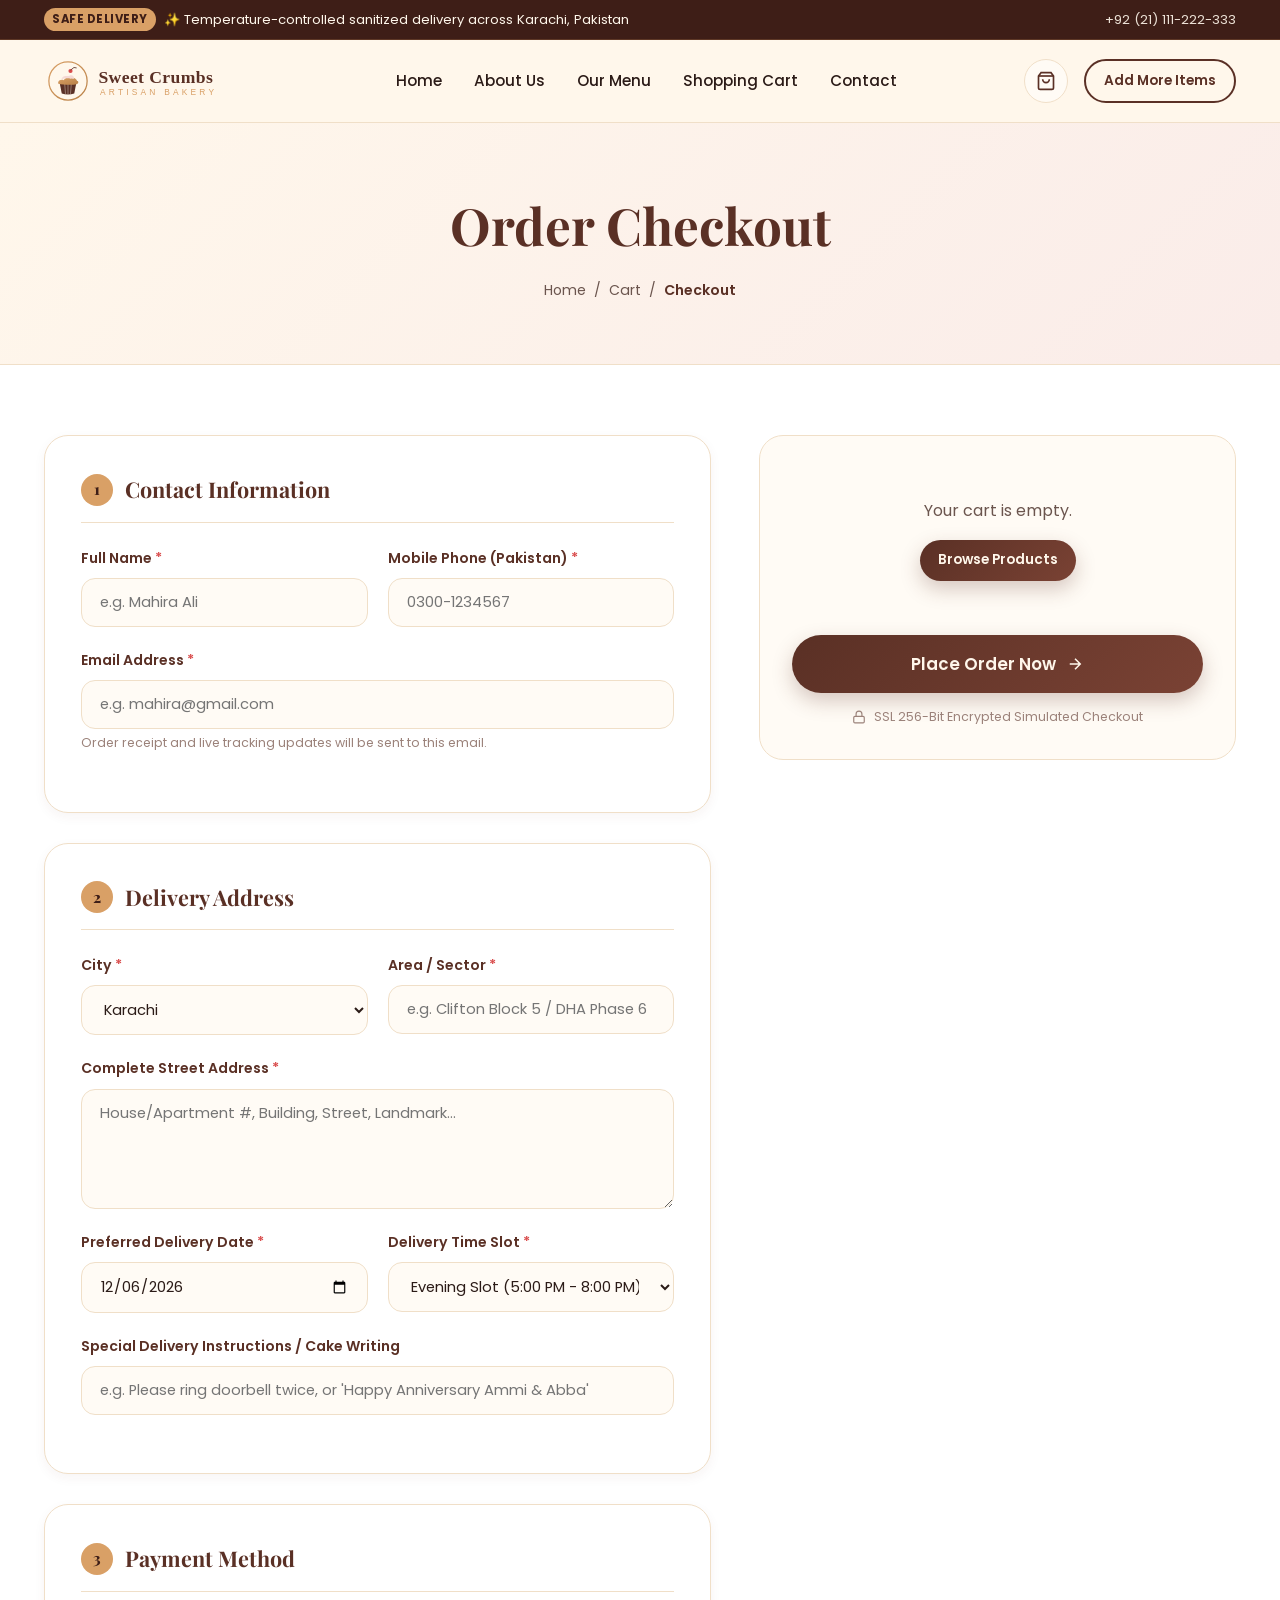
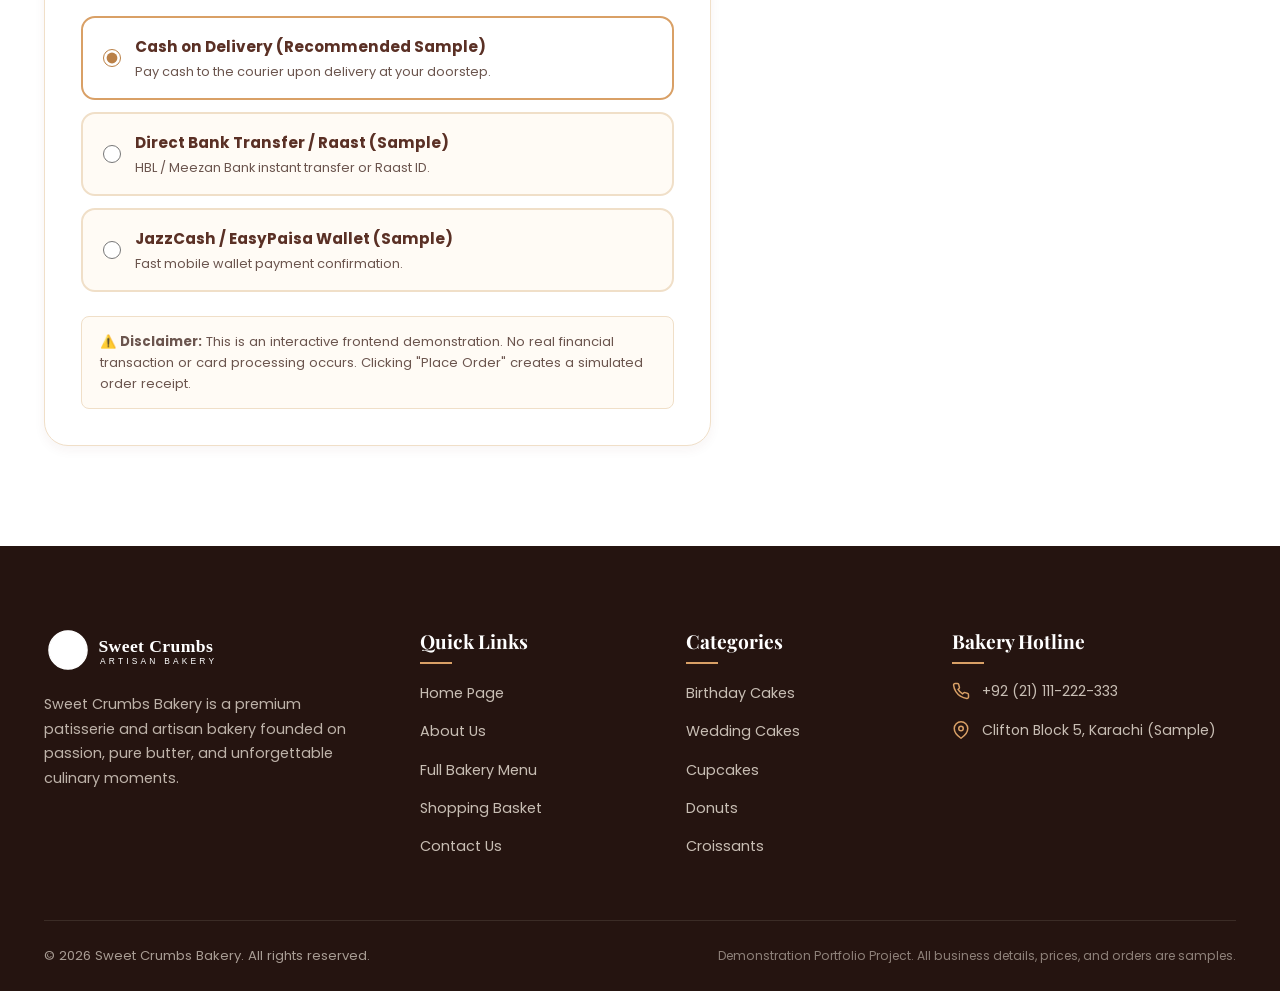
<file: checkout.html>
<!DOCTYPE html>
<html lang="en">
<head>
  <meta charset="UTF-8">
  <meta name="viewport" content="width=device-width, initial-scale=1.0">
  <meta name="description" content="Secure checkout for Sweet Crumbs Bakery. Cash on Delivery and contactless payment options available for delivery in Pakistan.">
  <title>Checkout | Sweet Crumbs Bakery</title>
  
  <link rel="icon" type="image/svg+xml" href="images/favicon.svg">
  <link rel="preconnect" href="https://fonts.googleapis.com">
  <link rel="preconnect" href="https://fonts.gstatic.com" crossorigin>
  <link href="https://fonts.googleapis.com/css2?family=Playfair+Display:ital,wght@0,600;0,700;0,800;1,600;1,700&family=Poppins:wght@300;400;500;600;700&display=swap" rel="stylesheet">
  <link rel="stylesheet" href="css/style.css">
</head>
<body>

  <!-- Top Announcement Bar -->
  <aside class="top-bar">
    <div class="container top-bar-inner">
      <div class="top-bar-message">
        <span class="top-bar-badge">Safe Delivery</span>
        <span>✨ Temperature-controlled sanitized delivery across Karachi, Pakistan</span>
      </div>
      <div class="top-bar-links">
        <a href="tel:+9221111222333" class="top-bar-link">+92 (21) 111-222-333</a>
      </div>
    </div>
  </aside>

  <!-- Header -->
  <header class="site-header">
    <div class="container nav-container">
      <a href="index.html" class="brand-logo" aria-label="Sweet Crumbs Bakery Home">
        <img src="images/logo.svg" alt="Sweet Crumbs Bakery" class="brand-logo-img">
      </a>

      <nav class="nav-menu" aria-label="Primary Navigation">
        <a href="index.html" class="nav-link">Home</a>
        <a href="about.html" class="nav-link">About Us</a>
        <a href="menu.html" class="nav-link">Our Menu</a>
        <a href="cart.html" class="nav-link">Shopping Cart</a>
        <a href="contact.html" class="nav-link">Contact</a>
      </nav>

      <div class="nav-actions">
        <a href="cart.html" class="action-btn" aria-label="View shopping cart">
          <svg width="20" height="20" viewBox="0 0 24 24" fill="none" stroke="currentColor" stroke-width="2"><path d="M6 2L3 6v14a2 2 0 002 2h14a2 2 0 002-2V6l-3-4z"/><line x1="3" y1="6" x2="21" y2="6"/><path d="M16 10a4 4 0 01-8 0"/></svg>
          <span class="cart-count" style="display: none;">0</span>
        </a>

        <a href="menu.html" class="btn btn-outline btn-sm">Add More Items</a>

        <button type="button" class="hamburger-btn" id="hamburger-btn" onclick="toggleMobileNav()" aria-label="Toggle navigation menu">
          <span class="hamburger-bar"></span>
          <span class="hamburger-bar"></span>
          <span class="hamburger-bar"></span>
        </button>
      </div>
    </div>
  </header>

  <!-- Mobile Drawer -->
  <div class="mobile-nav" id="mobile-nav" onclick="if(event.target === this) closeMobileNav();">
    <div class="mobile-nav-panel">
      <div class="mobile-nav-header">
        <a href="index.html" class="brand-logo" onclick="closeMobileNav()">
          <img src="images/logo.svg" alt="Sweet Crumbs Bakery" style="height: 42px;">
        </a>
        <button type="button" class="mobile-nav-close" onclick="closeMobileNav()" aria-label="Close menu">&times;</button>
      </div>
      <div class="mobile-menu-links">
        <a href="index.html" class="mobile-menu-link" onclick="closeMobileNav()">Home</a>
        <a href="about.html" class="mobile-menu-link" onclick="closeMobileNav()">About Us</a>
        <a href="menu.html" class="mobile-menu-link" onclick="closeMobileNav()">Our Menu</a>
        <a href="cart.html" class="mobile-menu-link" onclick="closeMobileNav()">My Cart</a>
        <a href="checkout.html" class="mobile-menu-link active" onclick="closeMobileNav()">Checkout</a>
        <a href="contact.html" class="mobile-menu-link" onclick="closeMobileNav()">Contact</a>
      </div>
    </div>
  </div>

  <main>
    <!-- Page Hero -->
    <section class="page-hero">
      <div class="container">
        <h1 class="page-hero-title">Order Checkout</h1>
        <div class="breadcrumbs">
          <a href="index.html">Home</a>
          <span>/</span>
          <a href="cart.html">Cart</a>
          <span>/</span>
          <span style="color: var(--primary); font-weight: 600;">Checkout</span>
        </div>
      </div>
    </section>

    <!-- Checkout Main Section -->
    <section class="checkout-section">
      <div class="container">
        
        <form id="checkout-form" onsubmit="handleCheckoutSubmit(event)">
          <div class="checkout-grid">
            
            <!-- Left Column: Details -->
            <div>
              <!-- Step 1: Customer Details -->
              <div class="checkout-box" style="margin-bottom: 30px;">
                <h2 class="checkout-step-title">
                  <span class="step-num">1</span>
                  <span>Contact Information</span>
                </h2>

                <div class="form-group-grid">
                  <div class="form-group">
                    <label class="form-label" for="checkout-name">Full Name <span class="req">*</span></label>
                    <input type="text" id="checkout-name" name="checkout-name" class="form-control" placeholder="e.g. Mahira Ali" required>
                  </div>
                  <div class="form-group">
                    <label class="form-label" for="checkout-phone">Mobile Phone (Pakistan) <span class="req">*</span></label>
                    <input type="tel" id="checkout-phone" name="checkout-phone" class="form-control" placeholder="0300-1234567" required>
                  </div>
                </div>

                <div class="form-group">
                  <label class="form-label" for="checkout-email">Email Address <span class="req">*</span></label>
                  <input type="email" id="checkout-email" name="checkout-email" class="form-control" placeholder="e.g. mahira@gmail.com" required>
                  <small style="color: var(--text-light); font-size: 0.78rem; margin-top: 4px;">Order receipt and live tracking updates will be sent to this email.</small>
                </div>
              </div>

              <!-- Step 2: Delivery Details -->
              <div class="checkout-box" style="margin-bottom: 30px;">
                <h2 class="checkout-step-title">
                  <span class="step-num">2</span>
                  <span>Delivery Address</span>
                </h2>

                <div class="form-group-grid">
                  <div class="form-group">
                    <label class="form-label" for="checkout-city">City <span class="req">*</span></label>
                    <select id="checkout-city" name="checkout-city" class="form-control" required>
                      <option value="Karachi" selected>Karachi</option>
                      <option value="Lahore">Lahore (Special Air Dispatch)</option>
                      <option value="Islamabad">Islamabad (Special Air Dispatch)</option>
                      <option value="Rawalpindi">Rawalpindi</option>
                      <option value="Faisalabad">Faisalabad</option>
                    </select>
                  </div>
                  <div class="form-group">
                    <label class="form-label" for="checkout-area">Area / Sector <span class="req">*</span></label>
                    <input type="text" id="checkout-area" name="checkout-area" class="form-control" placeholder="e.g. Clifton Block 5 / DHA Phase 6" required>
                  </div>
                </div>

                <div class="form-group">
                  <label class="form-label" for="checkout-address">Complete Street Address <span class="req">*</span></label>
                  <textarea id="checkout-address" name="checkout-address" class="form-control" rows="2" placeholder="House/Apartment #, Building, Street, Landmark..." required></textarea>
                </div>

                <div class="form-group-grid">
                  <div class="form-group">
                    <label class="form-label" for="checkout-date">Preferred Delivery Date <span class="req">*</span></label>
                    <input type="date" id="checkout-date" name="checkout-date" class="form-control" required>
                  </div>
                  <div class="form-group">
                    <label class="form-label" for="checkout-slot">Delivery Time Slot <span class="req">*</span></label>
                    <select id="checkout-slot" name="checkout-slot" class="form-control" required>
                      <option value="Morning (9:00 AM - 12:00 PM)">Morning Slot (9:00 AM - 12:00 PM)</option>
                      <option value="Afternoon (1:00 PM - 4:00 PM)">Afternoon Slot (1:00 PM - 4:00 PM)</option>
                      <option value="Evening (5:00 PM - 8:00 PM)" selected>Evening Slot (5:00 PM - 8:00 PM)</option>
                      <option value="Night (8:30 PM - 10:30 PM)">Night Slot (8:30 PM - 10:30 PM)</option>
                    </select>
                  </div>
                </div>

                <div class="form-group">
                  <label class="form-label" for="checkout-notes">Special Delivery Instructions / Cake Writing</label>
                  <input type="text" id="checkout-notes" name="checkout-notes" class="form-control" placeholder="e.g. Please ring doorbell twice, or 'Happy Anniversary Ammi & Abba'">
                </div>
              </div>

              <!-- Step 3: Payment Method -->
              <div class="checkout-box">
                <h2 class="checkout-step-title">
                  <span class="step-num">3</span>
                  <span>Payment Method</span>
                </h2>

                <div class="payment-methods-grid">
                  <!-- Cash on Delivery (Sample default) -->
                  <label class="payment-card active">
                    <input type="radio" name="checkout-payment" value="Cash on Delivery" checked>
                    <div class="payment-card-info">
                      <h4>Cash on Delivery (Recommended Sample)</h4>
                      <p>Pay cash to the courier upon delivery at your doorstep.</p>
                    </div>
                  </label>

                  <!-- Direct Bank Transfer / Digital Mock -->
                  <label class="payment-card">
                    <input type="radio" name="checkout-payment" value="Bank Transfer / Raast">
                    <div class="payment-card-info">
                      <h4>Direct Bank Transfer / Raast (Sample)</h4>
                      <p>HBL / Meezan Bank instant transfer or Raast ID.</p>
                    </div>
                  </label>

                  <!-- Mobile Wallet Mock -->
                  <label class="payment-card">
                    <input type="radio" name="checkout-payment" value="JazzCash / EasyPaisa">
                    <div class="payment-card-info">
                      <h4>JazzCash / EasyPaisa Wallet (Sample)</h4>
                      <p>Fast mobile wallet payment confirmation.</p>
                    </div>
                  </label>
                </div>

                <div style="background: var(--cream-surface); border: 1px solid var(--border-light); border-radius: var(--radius-sm); padding: 14px 18px; font-size: 0.82rem; color: var(--text-muted); line-height: 1.6;">
                  ⚠️ <strong>Disclaimer:</strong> This is an interactive frontend demonstration. No real financial transaction or card processing occurs. Clicking "Place Order" creates a simulated order receipt.
                </div>
              </div>

            </div>

            <!-- Right Column: Live Order Summary -->
            <div>
              <div class="order-summary-box">
                <div id="checkout-order-summary">
                  <!-- Populated dynamically via js/script.js -->
                </div>

                <div style="margin-top: 24px;">
                  <button type="submit" class="btn btn-primary" style="width: 100%; font-size: 1.05rem; padding: 16px;">
                    <span>Place Order Now</span>
                    <svg width="18" height="18" viewBox="0 0 24 24" fill="none" stroke="currentColor" stroke-width="2"><path d="M5 12h14M12 5l7 7-7 7"/></svg>
                  </button>

                  <div style="display: flex; align-items: center; justify-content: center; gap: 8px; margin-top: 14px; font-size: 0.78rem; color: var(--text-light);">
                    <svg width="14" height="14" viewBox="0 0 24 24" fill="none" stroke="currentColor" stroke-width="2"><rect x="3" y="11" width="18" height="11" rx="2" ry="2"/><path d="M7 11V7a5 5 0 0110 0v4"/></svg>
                    <span>SSL 256-Bit Encrypted Simulated Checkout</span>
                  </div>
                </div>
              </div>
            </div>

          </div>
        </form>

      </div>
    </section>
  </main>

  <!-- ========================================================================
       ORDER CONFIRMATION MODAL
       ======================================================================== -->
  <div class="modal-overlay" id="order-confirmation-modal" onclick="if(event.target === this) closeAllModals();">
    <div class="modal-card" style="max-width: 580px; padding: 44px 36px; text-align: center;">
      <div style="width: 80px; height: 80px; border-radius: 50%; background: #E8F5E9; color: #2E7D32; font-size: 2.5rem; display: flex; align-items: center; justify-content: center; margin: 0 auto 20px;">
        ✓
      </div>
      
      <h2 style="font-family: var(--font-heading); font-size: 2rem; color: var(--primary); margin-bottom: 8px;">Order Confirmed!</h2>
      <p style="font-size: 0.95rem; color: var(--text-muted); margin-bottom: 24px;">
        Thank you, <strong id="conf-customer-name"></strong>! Your fresh bakery order has been placed successfully.
      </p>

      <div style="background: var(--cream-surface); border: 1.5px dashed var(--border-light); border-radius: var(--radius-md); padding: 22px; text-align: left; margin-bottom: 24px;">
        <div style="display: flex; justify-content: space-between; margin-bottom: 10px; font-size: 0.9rem;">
          <span style="color: var(--text-light);">Order Reference:</span>
          <strong id="conf-order-id" style="color: var(--accent-dark); font-size: 1.1rem;">#SCB-94821</strong>
        </div>
        <div style="display: flex; justify-content: space-between; margin-bottom: 10px; font-size: 0.9rem;">
          <span style="color: var(--text-light);">Delivery Address:</span>
          <strong id="conf-address" style="color: var(--text-dark); text-align: right; max-width: 260px;">Clifton, Karachi</strong>
        </div>
        <div style="display: flex; justify-content: space-between; margin-bottom: 10px; font-size: 0.9rem;">
          <span style="color: var(--text-light);">Payment Method:</span>
          <strong id="conf-payment-method" style="color: var(--text-dark);">Cash on Delivery</strong>
        </div>
        <div style="display: flex; justify-content: space-between; padding-top: 10px; border-top: 1px solid var(--border-light); font-size: 1rem;">
          <span style="font-weight: 700; color: var(--primary);">Total Amount Payable:</span>
          <strong id="conf-total-amount" style="color: var(--primary); font-size: 1.2rem;">PKR 0</strong>
        </div>
      </div>

      <div style="background: var(--blush-light); border-radius: var(--radius-sm); padding: 12px; font-size: 0.8rem; color: var(--primary); margin-bottom: 24px; line-height: 1.5;">
        🍰 <strong>Important Demo Notice:</strong> This is a frontend demonstration project for Sweet Crumbs Bakery. In a production environment, this triggers SMS dispatch and WhatsApp order verification.
      </div>

      <div style="display: flex; gap: 14px; justify-content: center;">
        <a href="index.html" class="btn btn-primary" style="flex: 1;">Return to Home</a>
        <a href="menu.html" class="btn btn-outline" style="flex: 1;">Browse Menu</a>
      </div>
    </div>
  </div>

  <!-- Footer -->
  <footer class="site-footer">
    <div class="container">
      <div class="footer-grid">
        <div class="footer-brand">
          <a href="index.html" class="brand-logo" style="margin-bottom: 12px;">
            <img src="images/logo.svg" alt="Sweet Crumbs Bakery" class="brand-logo-img">
          </a>
          <p class="footer-desc">
            Sweet Crumbs Bakery is a premium patisserie and artisan bakery founded on passion, pure butter, and unforgettable culinary moments.
          </p>
        </div>
        <div>
          <h4 class="footer-title">Quick Links</h4>
          <ul class="footer-links">
            <li><a href="index.html" class="footer-link">Home Page</a></li>
            <li><a href="about.html" class="footer-link">About Us</a></li>
            <li><a href="menu.html" class="footer-link">Full Bakery Menu</a></li>
            <li><a href="cart.html" class="footer-link">Shopping Basket</a></li>
            <li><a href="contact.html" class="footer-link">Contact Us</a></li>
          </ul>
        </div>
        <div>
          <h4 class="footer-title">Categories</h4>
          <ul class="footer-links">
            <li><a href="menu.html#birthday-cakes" class="footer-link">Birthday Cakes</a></li>
            <li><a href="menu.html#wedding-cakes" class="footer-link">Wedding Cakes</a></li>
            <li><a href="menu.html#cupcakes" class="footer-link">Cupcakes</a></li>
            <li><a href="menu.html#donuts" class="footer-link">Donuts</a></li>
            <li><a href="menu.html#croissants" class="footer-link">Croissants</a></li>
          </ul>
        </div>
        <div>
          <h4 class="footer-title">Bakery Hotline</h4>
          <div class="footer-contact-item">
            <svg viewBox="0 0 24 24" fill="none" stroke="currentColor" stroke-width="2"><path d="M22 16.92v3a2 2 0 01-2.18 2 19.79 19.79 0 01-8.63-3.07 19.5 19.5 0 01-6-6 19.79 19.79 0 01-3.07-8.67A2 2 0 014.11 2h3a2 2 0 012 1.72 12.84 12.84 0 00.7 2.81 2 2 0 01-.45 2.11L8.09 9.91a16 16 0 006 6l1.27-1.27a2 2 0 012.11-.45 12.84 12.84 0 002.81.7A2 2 0 0122 16.92z"/></svg>
            <span>+92 (21) 111-222-333</span>
          </div>
          <div class="footer-contact-item">
            <svg viewBox="0 0 24 24" fill="none" stroke="currentColor" stroke-width="2"><path d="M21 10c0 7-9 13-9 13s-9-6-9-13a9 9 0 0118 0z"/><circle cx="12" cy="10" r="3"/></svg>
            <span>Clifton Block 5, Karachi (Sample)</span>
          </div>
        </div>
      </div>
      <div class="footer-bottom">
        <div class="footer-bottom-inner">
          <p>© 2026 Sweet Crumbs Bakery. All rights reserved.</p>
          <p style="opacity: 0.8; font-size: 0.76rem;">Demonstration Portfolio Project. All business details, prices, and orders are samples.</p>
        </div>
      </div>
    </div>
  </footer>

  <button type="button" class="back-to-top" id="back-to-top" aria-label="Back to top">
    <svg width="20" height="20" viewBox="0 0 24 24" fill="none" stroke="currentColor" stroke-width="2"><path d="M18 15l-6-6-6 6"/></svg>
  </button>

  <script src="js/script.js"></script>
  <script>
    // Set default checkout date to tomorrow
    document.addEventListener('DOMContentLoaded', () => {
      const dateField = document.getElementById('checkout-date');
      if (dateField) {
        const tomorrow = new Date();
        tomorrow.setDate(tomorrow.getDate() + 1);
        const iso = tomorrow.toISOString().split('T')[0];
        dateField.min = iso;
        dateField.value = iso;
      }
    });
  </script>
</body>
</html>
</file>
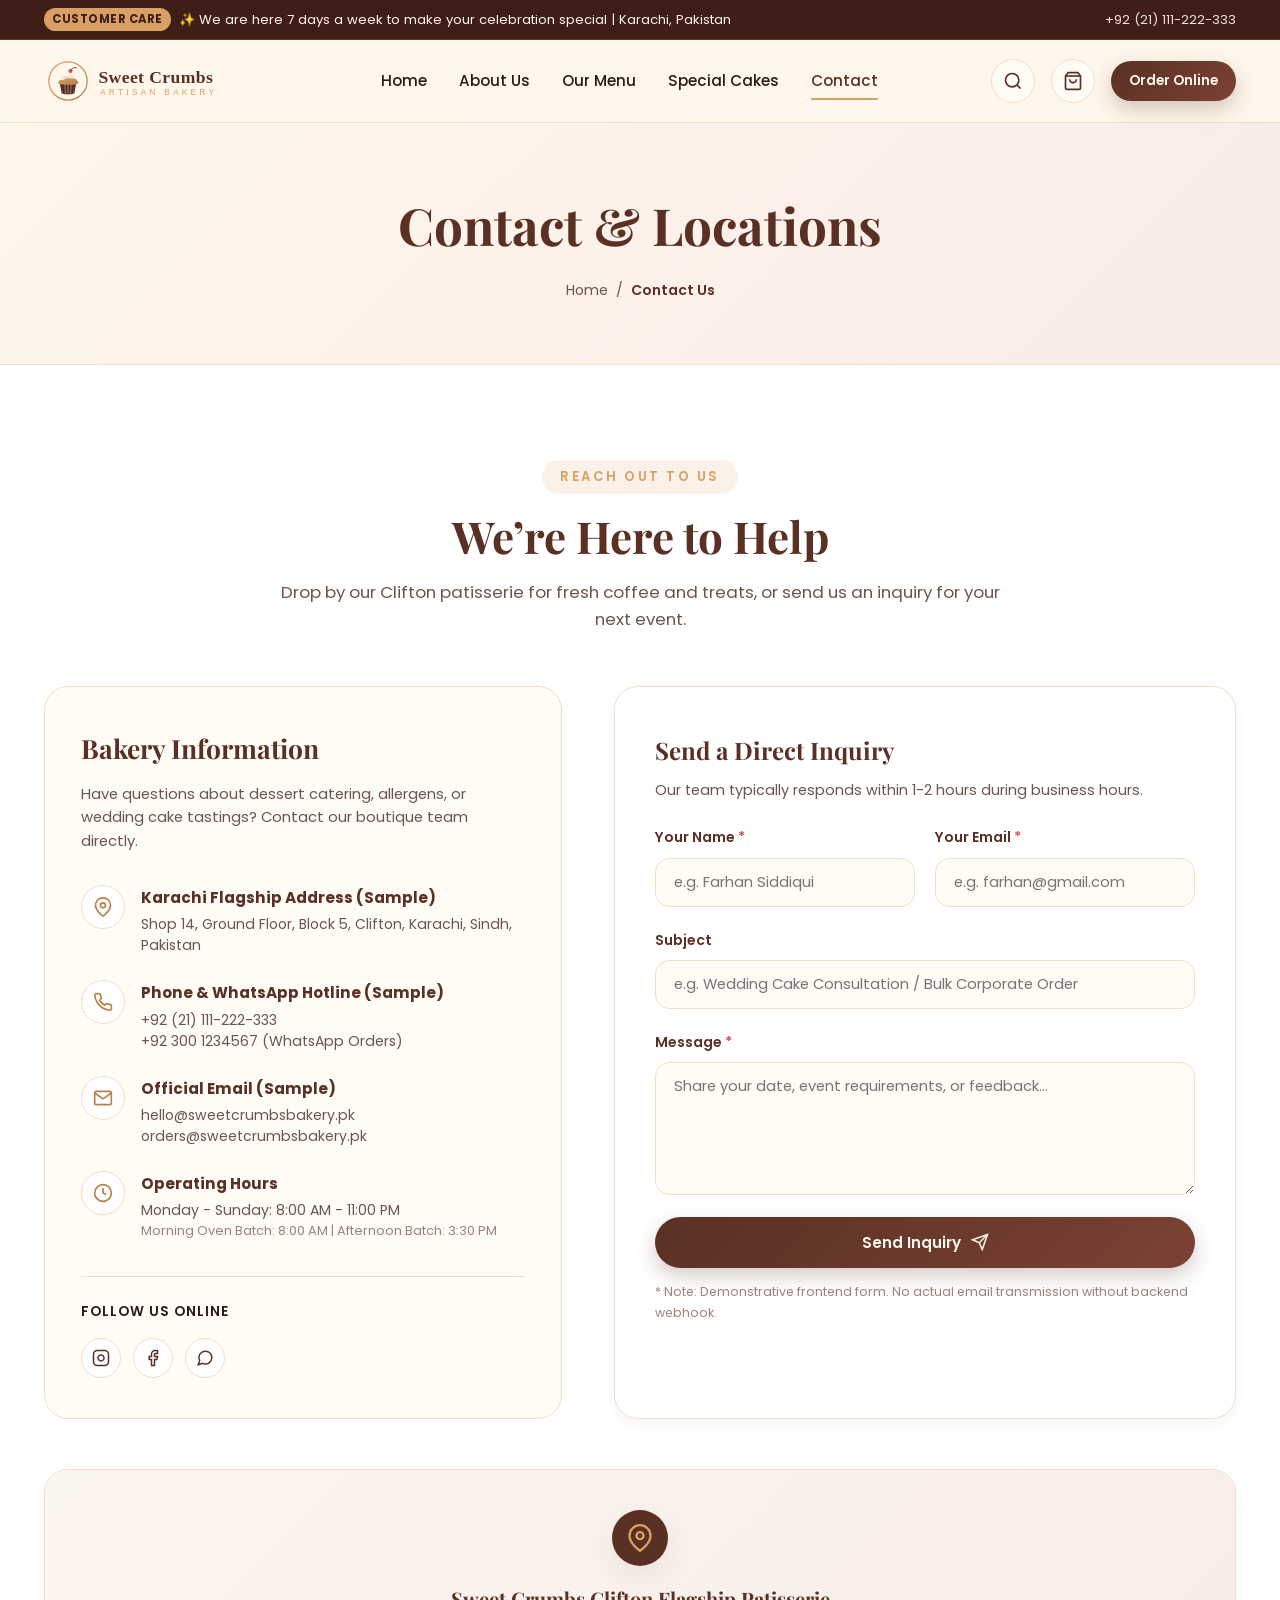
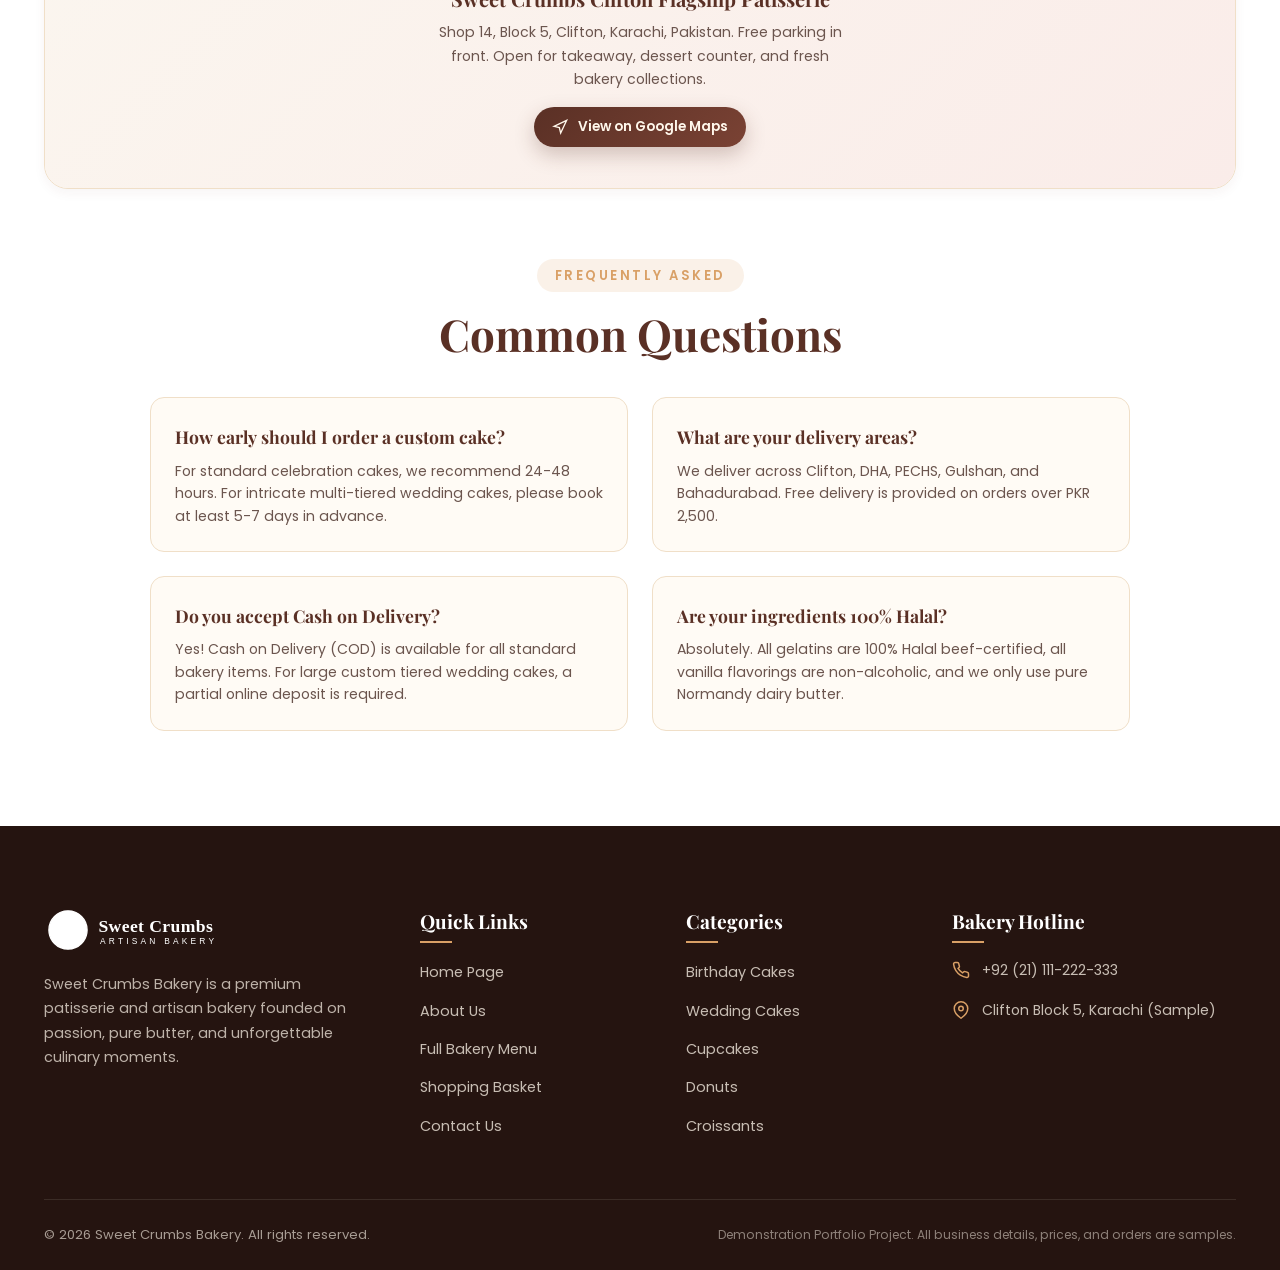
<file: contact.html>
<!DOCTYPE html>
<html lang="en">
<head>
  <meta charset="UTF-8">
  <meta name="viewport" content="width=device-width, initial-scale=1.0">
  <meta name="description" content="Contact Sweet Crumbs Bakery in Clifton, Karachi. Inquire about custom celebration cakes, corporate dessert catering, or delivery schedules.">
  <title>Contact Us | Sweet Crumbs Bakery</title>
  
  <link rel="icon" type="image/svg+xml" href="images/favicon.svg">
  <link rel="preconnect" href="https://fonts.googleapis.com">
  <link rel="preconnect" href="https://fonts.gstatic.com" crossorigin>
  <link href="https://fonts.googleapis.com/css2?family=Playfair+Display:ital,wght@0,600;0,700;0,800;1,600;1,700&family=Poppins:wght@300;400;500;600;700&display=swap" rel="stylesheet">
  <link rel="stylesheet" href="css/style.css">
</head>
<body>

  <!-- Top Announcement Bar -->
  <aside class="top-bar">
    <div class="container top-bar-inner">
      <div class="top-bar-message">
        <span class="top-bar-badge">Customer Care</span>
        <span>✨ We are here 7 days a week to make your celebration special | Karachi, Pakistan</span>
      </div>
      <div class="top-bar-links">
        <a href="tel:+9221111222333" class="top-bar-link">+92 (21) 111-222-333</a>
      </div>
    </div>
  </aside>

  <!-- Header -->
  <header class="site-header">
    <div class="container nav-container">
      <a href="index.html" class="brand-logo" aria-label="Sweet Crumbs Bakery Home">
        <img src="images/logo.svg" alt="Sweet Crumbs Bakery" class="brand-logo-img">
      </a>

      <nav class="nav-menu" aria-label="Primary Navigation">
        <a href="index.html" class="nav-link">Home</a>
        <a href="about.html" class="nav-link">About Us</a>
        <a href="menu.html" class="nav-link">Our Menu</a>
        <a href="menu.html#birthday-cakes" class="nav-link">Special Cakes</a>
        <a href="contact.html" class="nav-link active">Contact</a>
      </nav>

      <div class="nav-actions">
        <button type="button" class="action-btn" onclick="openSearchModal()" aria-label="Search bakery items">
          <svg width="20" height="20" viewBox="0 0 24 24" fill="none" stroke="currentColor" stroke-width="2"><circle cx="11" cy="11" r="8"/><line x1="21" y1="21" x2="16.65" y2="16.65"/></svg>
        </button>

        <button type="button" class="action-btn" onclick="openCartDrawer()" aria-label="View shopping cart">
          <svg width="20" height="20" viewBox="0 0 24 24" fill="none" stroke="currentColor" stroke-width="2"><path d="M6 2L3 6v14a2 2 0 002 2h14a2 2 0 002-2V6l-3-4z"/><line x1="3" y1="6" x2="21" y2="6"/><path d="M16 10a4 4 0 01-8 0"/></svg>
          <span class="cart-count" style="display: none;">0</span>
        </button>

        <a href="menu.html" class="btn btn-primary btn-sm">Order Online</a>

        <button type="button" class="hamburger-btn" id="hamburger-btn" onclick="toggleMobileNav()" aria-label="Toggle navigation menu">
          <span class="hamburger-bar"></span>
          <span class="hamburger-bar"></span>
          <span class="hamburger-bar"></span>
        </button>
      </div>
    </div>
  </header>

  <!-- Mobile Drawer -->
  <div class="mobile-nav" id="mobile-nav" onclick="if(event.target === this) closeMobileNav();">
    <div class="mobile-nav-panel">
      <div class="mobile-nav-header">
        <a href="index.html" class="brand-logo" onclick="closeMobileNav()">
          <img src="images/logo.svg" alt="Sweet Crumbs Bakery" style="height: 42px;">
        </a>
        <button type="button" class="mobile-nav-close" onclick="closeMobileNav()" aria-label="Close menu">&times;</button>
      </div>
      <div class="mobile-menu-links">
        <a href="index.html" class="mobile-menu-link" onclick="closeMobileNav()">Home</a>
        <a href="about.html" class="mobile-menu-link" onclick="closeMobileNav()">About Us</a>
        <a href="menu.html" class="mobile-menu-link" onclick="closeMobileNav()">Our Menu</a>
        <a href="cart.html" class="mobile-menu-link" onclick="closeMobileNav()">My Cart</a>
        <a href="checkout.html" class="mobile-menu-link" onclick="closeMobileNav()">Checkout</a>
        <a href="contact.html" class="mobile-menu-link active" onclick="closeMobileNav()">Contact</a>
      </div>
      <button type="button" class="btn btn-primary" style="width: 100%;" onclick="openCustomCakeModal(); closeMobileNav();">
        🎂 Customize Your Cake
      </button>
    </div>
  </div>

  <main>
    <!-- Page Hero -->
    <section class="page-hero">
      <div class="container">
        <h1 class="page-hero-title">Contact & Locations</h1>
        <div class="breadcrumbs">
          <a href="index.html">Home</a>
          <span>/</span>
          <span style="color: var(--primary); font-weight: 600;">Contact Us</span>
        </div>
      </div>
    </section>

    <!-- Main Contact Section -->
    <section class="contact-section">
      <div class="container">
        
        <header class="section-header">
          <span class="section-tag">Reach Out To Us</span>
          <h2 class="section-title">We’re Here to Help</h2>
          <p class="section-subtitle">Drop by our Clifton patisserie for fresh coffee and treats, or send us an inquiry for your next event.</p>
        </header>

        <div class="contact-grid">
          <!-- Information Card -->
          <div class="contact-info-card">
            <h3 class="card-title">Bakery Information</h3>
            <p class="card-desc">Have questions about dessert catering, allergens, or wedding cake tastings? Contact our boutique team directly.</p>

            <div class="info-items-list">
              <div class="info-item">
                <div class="info-icon">
                  <svg width="20" height="20" viewBox="0 0 24 24" fill="none" stroke="currentColor" stroke-width="2"><path d="M21 10c0 7-9 13-9 13s-9-6-9-13a9 9 0 0118 0z"/><circle cx="12" cy="10" r="3"/></svg>
                </div>
                <div class="info-text">
                  <h4>Karachi Flagship Address (Sample)</h4>
                  <p>Shop 14, Ground Floor, Block 5, Clifton, Karachi, Sindh, Pakistan</p>
                </div>
              </div>

              <div class="info-item">
                <div class="info-icon">
                  <svg width="20" height="20" viewBox="0 0 24 24" fill="none" stroke="currentColor" stroke-width="2"><path d="M22 16.92v3a2 2 0 01-2.18 2 19.79 19.79 0 01-8.63-3.07 19.5 19.5 0 01-6-6 19.79 19.79 0 01-3.07-8.67A2 2 0 014.11 2h3a2 2 0 012 1.72 12.84 12.84 0 00.7 2.81 2 2 0 01-.45 2.11L8.09 9.91a16 16 0 006 6l1.27-1.27a2 2 0 012.11-.45 12.84 12.84 0 002.81.7A2 2 0 0122 16.92z"/></svg>
                </div>
                <div class="info-text">
                  <h4>Phone & WhatsApp Hotline (Sample)</h4>
                  <p><a href="tel:+9221111222333">+92 (21) 111-222-333</a></p>
                  <p><a href="https://wa.me/923001234567" target="_blank" rel="noopener">+92 300 1234567 (WhatsApp Orders)</a></p>
                </div>
              </div>

              <div class="info-item">
                <div class="info-icon">
                  <svg width="20" height="20" viewBox="0 0 24 24" fill="none" stroke="currentColor" stroke-width="2"><path d="M4 4h16c1.1 0 2 .9 2 2v12c0 1.1-.9 2-2 2H4c-1.1 0-2-.9-2-2V6c0-1.1.9-2 2-2z"/><polyline points="22,6 12,13 2,6"/></svg>
                </div>
                <div class="info-text">
                  <h4>Official Email (Sample)</h4>
                  <p><a href="mailto:hello@sweetcrumbsbakery.pk">hello@sweetcrumbsbakery.pk</a></p>
                  <p><a href="mailto:orders@sweetcrumbsbakery.pk">orders@sweetcrumbsbakery.pk</a></p>
                </div>
              </div>

              <div class="info-item">
                <div class="info-icon">
                  <svg width="20" height="20" viewBox="0 0 24 24" fill="none" stroke="currentColor" stroke-width="2"><circle cx="12" cy="12" r="10"/><polyline points="12 6 12 12 16 14"/></svg>
                </div>
                <div class="info-text">
                  <h4>Operating Hours</h4>
                  <p>Monday - Sunday: 8:00 AM - 11:00 PM</p>
                  <p style="font-size:0.8rem; color:var(--text-light);">Morning Oven Batch: 8:00 AM | Afternoon Batch: 3:30 PM</p>
                </div>
              </div>
            </div>

            <div class="contact-socials-wrap">
              <div class="socials-title">Follow Us Online</div>
              <div class="social-links">
                <a href="https://instagram.com" class="social-btn" aria-label="Instagram" target="_blank" rel="noopener">
                  <svg width="18" height="18" viewBox="0 0 24 24" fill="none" stroke="currentColor" stroke-width="2"><rect x="2" y="2" width="20" height="20" rx="5" ry="5"/><path d="M16 11.37A4 4 0 1112.63 8 4 4 0 0116 11.37z"/><line x1="17.5" y1="6.5" x2="17.51" y2="6.5"/></svg>
                </a>
                <a href="https://facebook.com" class="social-btn" aria-label="Facebook" target="_blank" rel="noopener">
                  <svg width="18" height="18" viewBox="0 0 24 24" fill="none" stroke="currentColor" stroke-width="2"><path d="M18 2h-3a5 5 0 00-5 5v3H7v4h3v8h4v-8h3l1-4h-4V7a1 1 0 011-1h3z"/></svg>
                </a>
                <a href="https://wa.me/923001234567" class="social-btn" aria-label="WhatsApp" target="_blank" rel="noopener">
                  <svg width="18" height="18" viewBox="0 0 24 24" fill="none" stroke="currentColor" stroke-width="2"><path d="M21 11.5a8.38 8.38 0 01-.9 3.8 8.5 8.5 0 01-7.6 4.7 8.38 8.38 0 01-3.8-.9L3 21l1.9-5.7a8.38 8.38 0 01-.9-3.8 8.5 8.5 0 014.7-7.6 8.38 8.38 0 013.8-.9h.5a8.48 8.48 0 018 8v.5z"/></svg>
                </a>
              </div>
            </div>
          </div>

          <!-- Contact Form -->
          <div class="contact-form-wrap">
            <h3 style="font-family: var(--font-heading); font-size: 1.5rem; color: var(--primary); margin-bottom: 8px;">Send a Direct Inquiry</h3>
            <p style="font-size: 0.9rem; color: var(--text-muted); margin-bottom: 24px;">Our team typically responds within 1-2 hours during business hours.</p>

            <form onsubmit="handleContactSubmit(event)">
              <div class="form-group-grid">
                <div class="form-group">
                  <label class="form-label" for="cnt-name">Your Name <span class="req">*</span></label>
                  <input type="text" id="cnt-name" name="contact-name" class="form-control" placeholder="e.g. Farhan Siddiqui" required>
                </div>
                <div class="form-group">
                  <label class="form-label" for="cnt-email">Your Email <span class="req">*</span></label>
                  <input type="email" id="cnt-email" name="contact-email" class="form-control" placeholder="e.g. farhan@gmail.com" required>
                </div>
              </div>

              <div class="form-group">
                <label class="form-label" for="cnt-subject">Subject</label>
                <input type="text" id="cnt-subject" name="contact-subject" class="form-control" placeholder="e.g. Wedding Cake Consultation / Bulk Corporate Order">
              </div>

              <div class="form-group">
                <label class="form-label" for="cnt-message">Message <span class="req">*</span></label>
                <textarea id="cnt-message" name="contact-message" class="form-control" rows="5" placeholder="Share your date, event requirements, or feedback..." required></textarea>
              </div>

              <button type="submit" class="btn btn-primary" style="width: 100%;">
                <span>Send Inquiry</span>
                <svg width="18" height="18" viewBox="0 0 24 24" fill="none" stroke="currentColor" stroke-width="2"><line x1="22" y1="2" x2="11" y2="13"/><polygon points="22 2 15 22 11 13 2 9 22 2"/></svg>
              </button>

              <p class="form-disclaimer">
                * Note: Demonstrative frontend form. No actual email transmission without backend webhook.
              </p>
            </form>
          </div>
        </div>

        <!-- Simulated Map Placeholder -->
        <div class="map-container" style="margin-top: 50px;">
          <div class="map-placeholder-box">
            <div class="map-pin-icon">
              <svg width="28" height="28" viewBox="0 0 24 24" fill="none" stroke="currentColor" stroke-width="2"><path d="M21 10c0 7-9 13-9 13s-9-6-9-13a9 9 0 0118 0z"/><circle cx="12" cy="10" r="3"/></svg>
            </div>
            <h3 class="map-title">Sweet Crumbs Clifton Flagship Patisserie</h3>
            <p class="map-desc">Shop 14, Block 5, Clifton, Karachi, Pakistan. Free parking in front. Open for takeaway, dessert counter, and fresh bakery collections.</p>
            <a href="https://maps.google.com" target="_blank" rel="noopener" class="btn btn-primary btn-sm">
              <svg width="16" height="16" viewBox="0 0 24 24" fill="none" stroke="currentColor" stroke-width="2"><polygon points="3 11 22 2 13 21 11 13 3 11"/></svg>
              View on Google Maps
            </a>
          </div>
        </div>

        <!-- FAQs Accordion -->
        <div style="margin-top: 70px;">
          <header class="section-header" style="margin-bottom: 36px;">
            <span class="section-tag">Frequently Asked</span>
            <h2 class="section-title">Common Questions</h2>
          </header>

          <div style="display: grid; grid-template-columns: 1fr 1fr; gap: 24px; max-width: 980px; margin: 0 auto;">
            <div style="background: var(--cream-surface); border: 1px solid var(--border-light); border-radius: var(--radius-md); padding: 24px;">
              <h4 style="font-family: var(--font-heading); font-size: 1.1rem; color: var(--primary); margin-bottom: 8px;">How early should I order a custom cake?</h4>
              <p style="font-size: 0.88rem; color: var(--text-muted); line-height: 1.6;">For standard celebration cakes, we recommend 24-48 hours. For intricate multi-tiered wedding cakes, please book at least 5-7 days in advance.</p>
            </div>
            <div style="background: var(--cream-surface); border: 1px solid var(--border-light); border-radius: var(--radius-md); padding: 24px;">
              <h4 style="font-family: var(--font-heading); font-size: 1.1rem; color: var(--primary); margin-bottom: 8px;">What are your delivery areas?</h4>
              <p style="font-size: 0.88rem; color: var(--text-muted); line-height: 1.6;">We deliver across Clifton, DHA, PECHS, Gulshan, and Bahadurabad. Free delivery is provided on orders over PKR 2,500.</p>
            </div>
            <div style="background: var(--cream-surface); border: 1px solid var(--border-light); border-radius: var(--radius-md); padding: 24px;">
              <h4 style="font-family: var(--font-heading); font-size: 1.1rem; color: var(--primary); margin-bottom: 8px;">Do you accept Cash on Delivery?</h4>
              <p style="font-size: 0.88rem; color: var(--text-muted); line-height: 1.6;">Yes! Cash on Delivery (COD) is available for all standard bakery items. For large custom tiered wedding cakes, a partial online deposit is required.</p>
            </div>
            <div style="background: var(--cream-surface); border: 1px solid var(--border-light); border-radius: var(--radius-md); padding: 24px;">
              <h4 style="font-family: var(--font-heading); font-size: 1.1rem; color: var(--primary); margin-bottom: 8px;">Are your ingredients 100% Halal?</h4>
              <p style="font-size: 0.88rem; color: var(--text-muted); line-height: 1.6;">Absolutely. All gelatins are 100% Halal beef-certified, all vanilla flavorings are non-alcoholic, and we only use pure Normandy dairy butter.</p>
            </div>
          </div>
        </div>

      </div>
    </section>
  </main>

  <!-- Footer -->
  <footer class="site-footer">
    <div class="container">
      <div class="footer-grid">
        <div class="footer-brand">
          <a href="index.html" class="brand-logo" style="margin-bottom: 12px;">
            <img src="images/logo.svg" alt="Sweet Crumbs Bakery" class="brand-logo-img">
          </a>
          <p class="footer-desc">
            Sweet Crumbs Bakery is a premium patisserie and artisan bakery founded on passion, pure butter, and unforgettable culinary moments.
          </p>
        </div>
        <div>
          <h4 class="footer-title">Quick Links</h4>
          <ul class="footer-links">
            <li><a href="index.html" class="footer-link">Home Page</a></li>
            <li><a href="about.html" class="footer-link">About Us</a></li>
            <li><a href="menu.html" class="footer-link">Full Bakery Menu</a></li>
            <li><a href="cart.html" class="footer-link">Shopping Basket</a></li>
            <li><a href="contact.html" class="footer-link">Contact Us</a></li>
          </ul>
        </div>
        <div>
          <h4 class="footer-title">Categories</h4>
          <ul class="footer-links">
            <li><a href="menu.html#birthday-cakes" class="footer-link">Birthday Cakes</a></li>
            <li><a href="menu.html#wedding-cakes" class="footer-link">Wedding Cakes</a></li>
            <li><a href="menu.html#cupcakes" class="footer-link">Cupcakes</a></li>
            <li><a href="menu.html#donuts" class="footer-link">Donuts</a></li>
            <li><a href="menu.html#croissants" class="footer-link">Croissants</a></li>
          </ul>
        </div>
        <div>
          <h4 class="footer-title">Bakery Hotline</h4>
          <div class="footer-contact-item">
            <svg viewBox="0 0 24 24" fill="none" stroke="currentColor" stroke-width="2"><path d="M22 16.92v3a2 2 0 01-2.18 2 19.79 19.79 0 01-8.63-3.07 19.5 19.5 0 01-6-6 19.79 19.79 0 01-3.07-8.67A2 2 0 014.11 2h3a2 2 0 012 1.72 12.84 12.84 0 00.7 2.81 2 2 0 01-.45 2.11L8.09 9.91a16 16 0 006 6l1.27-1.27a2 2 0 012.11-.45 12.84 12.84 0 002.81.7A2 2 0 0122 16.92z"/></svg>
            <span>+92 (21) 111-222-333</span>
          </div>
          <div class="footer-contact-item">
            <svg viewBox="0 0 24 24" fill="none" stroke="currentColor" stroke-width="2"><path d="M21 10c0 7-9 13-9 13s-9-6-9-13a9 9 0 0118 0z"/><circle cx="12" cy="10" r="3"/></svg>
            <span>Clifton Block 5, Karachi (Sample)</span>
          </div>
        </div>
      </div>
      <div class="footer-bottom">
        <div class="footer-bottom-inner">
          <p>© 2026 Sweet Crumbs Bakery. All rights reserved.</p>
          <p style="opacity: 0.8; font-size: 0.76rem;">Demonstration Portfolio Project. All business details, prices, and orders are samples.</p>
        </div>
      </div>
    </div>
  </footer>

  <!-- Cart Drawer -->
  <div class="cart-drawer-overlay" id="cart-drawer-overlay" onclick="if(event.target === this) closeCartDrawer();">
    <aside class="cart-drawer">
      <div class="cart-header">
        <div class="cart-header-title">
          <span>🍰 Your Sweet Basket</span>
        </div>
        <button type="button" class="cart-close-btn" onclick="closeCartDrawer()">&times;</button>
      </div>
      <div class="free-shipping-meter" id="drawer-shipping-meter"></div>
      <div class="cart-items-body" id="drawer-items-list"></div>
      <div class="cart-footer" id="drawer-footer">
        <div class="cart-totals-row">
          <span>Subtotal:</span>
          <strong id="drawer-subtotal">PKR 0</strong>
        </div>
        <div class="cart-totals-row">
          <span>Estimated Delivery:</span>
          <span id="drawer-delivery">PKR 0</span>
        </div>
        <div class="cart-totals-row grand-total">
          <span>Total:</span>
          <strong id="drawer-total" style="color: var(--primary);">PKR 0</strong>
        </div>
        <div class="cart-actions-box">
          <a href="checkout.html" class="btn btn-primary" style="width: 100%;">Proceed to Checkout</a>
          <a href="cart.html" class="btn btn-outline btn-sm" style="width: 100%;">View Full Cart Page</a>
        </div>
      </div>
    </aside>
  </div>

  <!-- Search Modal -->
  <div class="modal-overlay" id="search-modal" onclick="if(event.target === this) closeAllModals();">
    <div class="modal-card search-modal-card">
      <button type="button" class="modal-close-btn" onclick="closeAllModals()">&times;</button>
      <h3 style="font-family: var(--font-heading); font-size: 1.4rem; color: var(--primary); margin-bottom: 16px;">Search Sweet Crumbs Bakery</h3>
      <div class="search-input-wrap">
        <svg width="20" height="20" viewBox="0 0 24 24" fill="none" stroke="currentColor" stroke-width="2"><circle cx="11" cy="11" r="8"/><line x1="21" y1="21" x2="16.65" y2="16.65"/></svg>
        <input type="text" id="search-query-input" placeholder="Search cakes, cookies, donuts, croissants..." oninput="handleSearchInput(event)">
      </div>
      <div class="search-results-list" id="search-results-list"></div>
    </div>
  </div>

  <button type="button" class="back-to-top" id="back-to-top" aria-label="Back to top">
    <svg width="20" height="20" viewBox="0 0 24 24" fill="none" stroke="currentColor" stroke-width="2"><path d="M18 15l-6-6-6 6"/></svg>
  </button>

  <script src="js/script.js"></script>
</body>
</html>
</file>
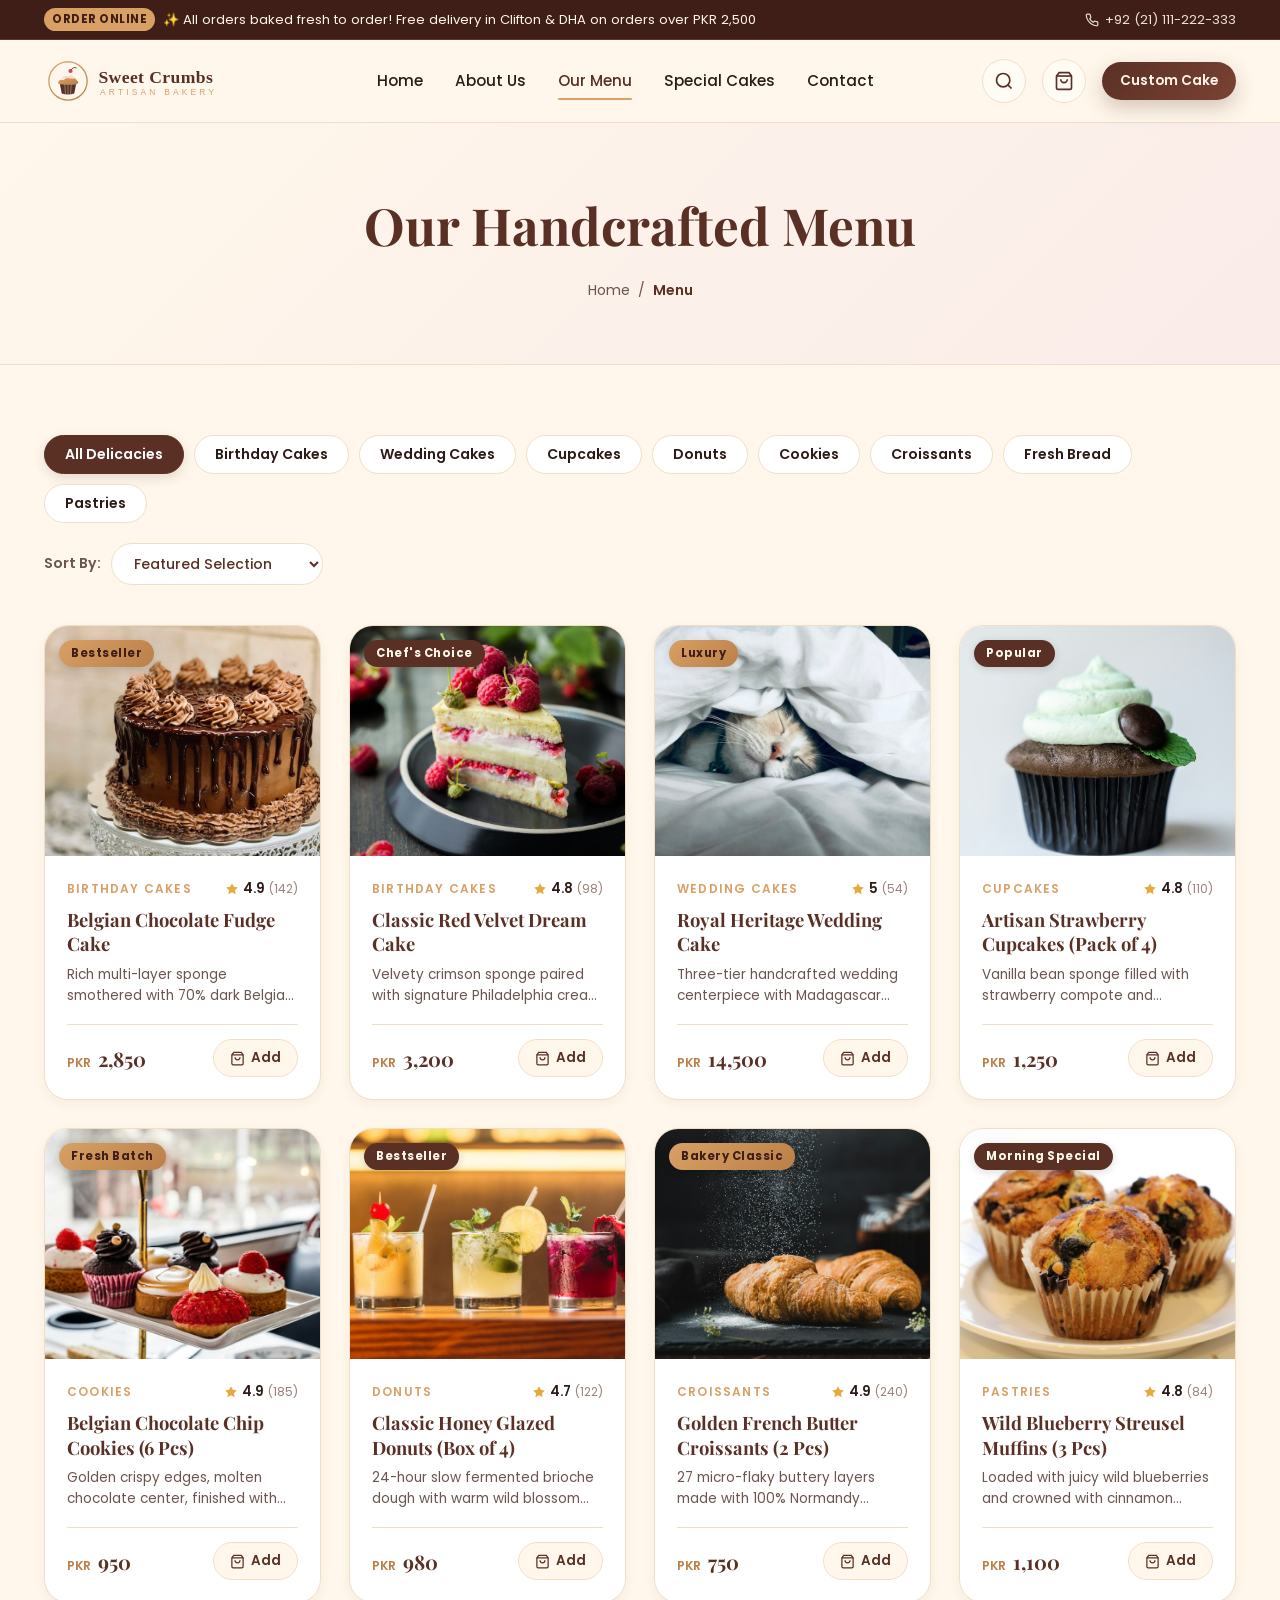
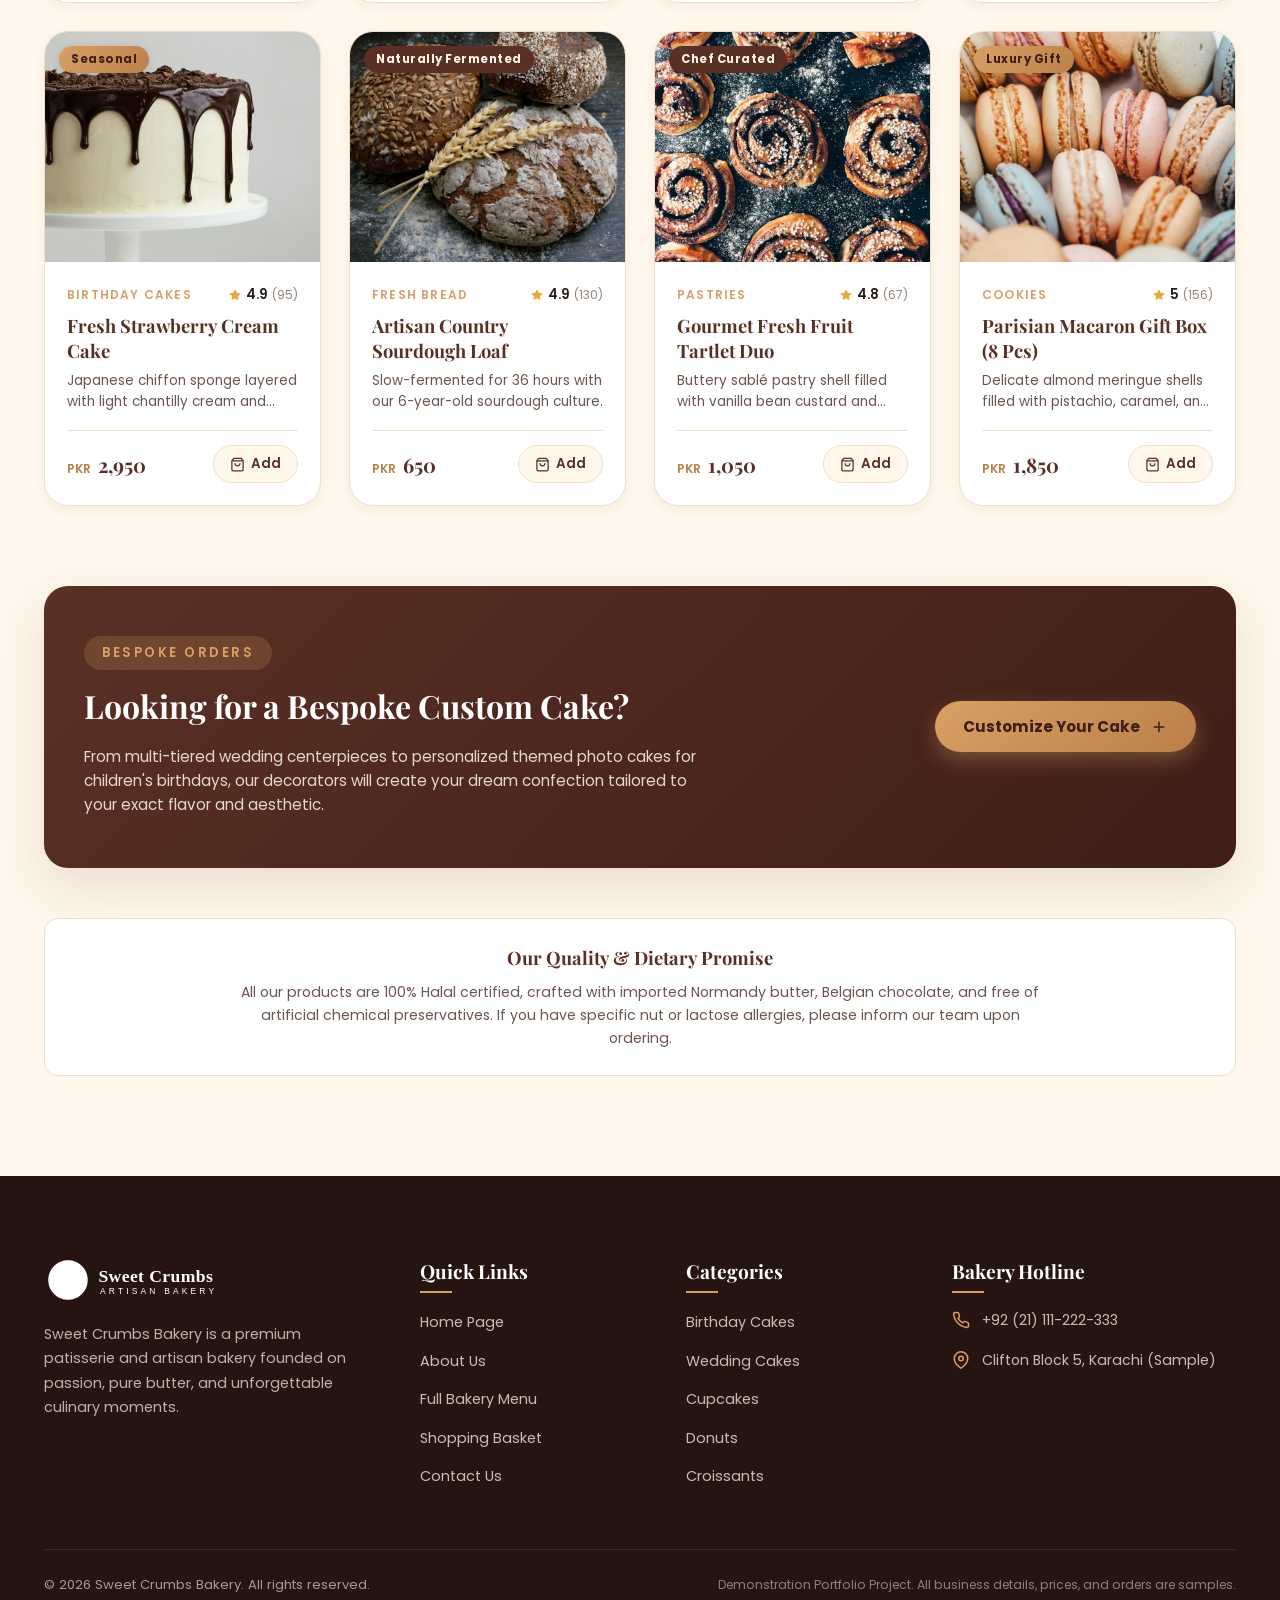
<file: menu.html>
<!DOCTYPE html>
<html lang="en">
<head>
  <meta charset="UTF-8">
  <meta name="viewport" content="width=device-width, initial-scale=1.0">
  <meta name="description" content="Explore the full handcrafted menu of Sweet Crumbs Bakery: celebration cakes, Parisian macarons, artisan sourdough, buttery croissants, and brioche donuts.">
  <title>Our Menu | Sweet Crumbs Bakery</title>
  
  <link rel="icon" type="image/svg+xml" href="images/favicon.svg">
  <link rel="preconnect" href="https://fonts.googleapis.com">
  <link rel="preconnect" href="https://fonts.gstatic.com" crossorigin>
  <link href="https://fonts.googleapis.com/css2?family=Playfair+Display:ital,wght@0,600;0,700;0,800;1,600;1,700&family=Poppins:wght@300;400;500;600;700&display=swap" rel="stylesheet">
  <link rel="stylesheet" href="css/style.css">
</head>
<body>

  <!-- Top Announcement Bar -->
  <aside class="top-bar">
    <div class="container top-bar-inner">
      <div class="top-bar-message">
        <span class="top-bar-badge">Order Online</span>
        <span>✨ All orders baked fresh to order! Free delivery in Clifton & DHA on orders over PKR 2,500</span>
      </div>
      <div class="top-bar-links">
        <a href="tel:+9221111222333" class="top-bar-link">
          <svg width="14" height="14" viewBox="0 0 24 24" fill="none" stroke="currentColor" stroke-width="2"><path d="M22 16.92v3a2 2 0 01-2.18 2 19.79 19.79 0 01-8.63-3.07 19.5 19.5 0 01-6-6 19.79 19.79 0 01-3.07-8.67A2 2 0 014.11 2h3a2 2 0 012 1.72 12.84 12.84 0 00.7 2.81 2 2 0 01-.45 2.11L8.09 9.91a16 16 0 006 6l1.27-1.27a2 2 0 012.11-.45 12.84 12.84 0 002.81.7A2 2 0 0122 16.92z"/></svg>
          +92 (21) 111-222-333
        </a>
      </div>
    </div>
  </aside>

  <!-- Header -->
  <header class="site-header">
    <div class="container nav-container">
      <a href="index.html" class="brand-logo" aria-label="Sweet Crumbs Bakery Home">
        <img src="images/logo.svg" alt="Sweet Crumbs Bakery" class="brand-logo-img">
      </a>

      <nav class="nav-menu" aria-label="Primary Navigation">
        <a href="index.html" class="nav-link">Home</a>
        <a href="about.html" class="nav-link">About Us</a>
        <a href="menu.html" class="nav-link active">Our Menu</a>
        <a href="menu.html#birthday-cakes" class="nav-link">Special Cakes</a>
        <a href="contact.html" class="nav-link">Contact</a>
      </nav>

      <div class="nav-actions">
        <button type="button" class="action-btn" onclick="openSearchModal()" aria-label="Search bakery items">
          <svg width="20" height="20" viewBox="0 0 24 24" fill="none" stroke="currentColor" stroke-width="2"><circle cx="11" cy="11" r="8"/><line x1="21" y1="21" x2="16.65" y2="16.65"/></svg>
        </button>

        <button type="button" class="action-btn" onclick="openCartDrawer()" aria-label="View shopping cart">
          <svg width="20" height="20" viewBox="0 0 24 24" fill="none" stroke="currentColor" stroke-width="2"><path d="M6 2L3 6v14a2 2 0 002 2h14a2 2 0 002-2V6l-3-4z"/><line x1="3" y1="6" x2="21" y2="6"/><path d="M16 10a4 4 0 01-8 0"/></svg>
          <span class="cart-count" style="display: none;">0</span>
        </button>

        <button type="button" class="btn btn-primary btn-sm" onclick="openCustomCakeModal()">Custom Cake</button>

        <button type="button" class="hamburger-btn" id="hamburger-btn" onclick="toggleMobileNav()" aria-label="Toggle navigation menu">
          <span class="hamburger-bar"></span>
          <span class="hamburger-bar"></span>
          <span class="hamburger-bar"></span>
        </button>
      </div>
    </div>
  </header>

  <!-- Mobile Drawer -->
  <div class="mobile-nav" id="mobile-nav" onclick="if(event.target === this) closeMobileNav();">
    <div class="mobile-nav-panel">
      <div class="mobile-nav-header">
        <a href="index.html" class="brand-logo" onclick="closeMobileNav()">
          <img src="images/logo.svg" alt="Sweet Crumbs Bakery" style="height: 42px;">
        </a>
        <button type="button" class="mobile-nav-close" onclick="closeMobileNav()" aria-label="Close menu">&times;</button>
      </div>
      <div class="mobile-menu-links">
        <a href="index.html" class="mobile-menu-link" onclick="closeMobileNav()">Home</a>
        <a href="about.html" class="mobile-menu-link" onclick="closeMobileNav()">About Us</a>
        <a href="menu.html" class="mobile-menu-link active" onclick="closeMobileNav()">Our Menu</a>
        <a href="cart.html" class="mobile-menu-link" onclick="closeMobileNav()">My Cart</a>
        <a href="checkout.html" class="mobile-menu-link" onclick="closeMobileNav()">Checkout</a>
        <a href="contact.html" class="mobile-menu-link" onclick="closeMobileNav()">Contact</a>
      </div>
      <button type="button" class="btn btn-primary" style="width: 100%;" onclick="openCustomCakeModal(); closeMobileNav();">
        🎂 Customize Your Cake
      </button>
    </div>
  </div>

  <main>
    <!-- Page Hero -->
    <section class="page-hero">
      <div class="container">
        <h1 class="page-hero-title">Our Handcrafted Menu</h1>
        <div class="breadcrumbs">
          <a href="index.html">Home</a>
          <span>/</span>
          <span style="color: var(--primary); font-weight: 600;">Menu</span>
        </div>
      </div>
    </section>

    <!-- Menu Catalog Section -->
    <section style="padding: 70px 0 100px; background: var(--secondary);">
      <div class="container">
        
        <!-- Category Filter Tabs & Sorting Toolbar -->
        <div class="products-toolbar" style="margin-bottom: 40px;">
          <div class="filter-pills" role="tablist">
            <button type="button" class="filter-pill active" data-category="all" onclick="filterProducts('all')">All Delicacies</button>
            <button type="button" class="filter-pill" data-category="birthday-cakes" onclick="filterProducts('birthday-cakes')">Birthday Cakes</button>
            <button type="button" class="filter-pill" data-category="wedding-cakes" onclick="filterProducts('wedding-cakes')">Wedding Cakes</button>
            <button type="button" class="filter-pill" data-category="cupcakes" onclick="filterProducts('cupcakes')">Cupcakes</button>
            <button type="button" class="filter-pill" data-category="donuts" onclick="filterProducts('donuts')">Donuts</button>
            <button type="button" class="filter-pill" data-category="cookies" onclick="filterProducts('cookies')">Cookies</button>
            <button type="button" class="filter-pill" data-category="croissants" onclick="filterProducts('croissants')">Croissants</button>
            <button type="button" class="filter-pill" data-category="bread" onclick="filterProducts('bread')">Fresh Bread</button>
            <button type="button" class="filter-pill" data-category="pastries" onclick="filterProducts('pastries')">Pastries</button>
          </div>

          <div class="sort-wrapper">
            <label for="product-sort" class="sort-label">Sort By:</label>
            <select id="product-sort" class="sort-select" onchange="sortProducts(this.value)">
              <option value="featured">Featured Selection</option>
              <option value="price-low">Price: Low to High</option>
              <option value="price-high">Price: High to Low</option>
              <option value="rating">Top Customer Rated</option>
            </select>
          </div>
        </div>

        <!-- Full Menu Products Grid -->
        <div class="products-grid" id="menu-grid">
          <!-- Populated dynamically via js/script.js -->
        </div>

        <!-- Custom Cake CTA Banner -->
        <div style="margin-top: 80px; background: linear-gradient(135deg, var(--primary) 0%, var(--primary-dark) 100%); border-radius: var(--radius-lg); padding: 50px 40px; color: #FFFFFF; display: flex; align-items: center; justify-content: space-between; flex-wrap: wrap; gap: 30px; box-shadow: var(--shadow-lg);">
          <div style="max-width: 620px;">
            <span class="section-tag" style="background: rgba(217, 160, 102, 0.2); color: var(--accent); margin-bottom: 10px;">Bespoke Orders</span>
            <h2 style="font-family: var(--font-heading); font-size: 2rem; color: #FFFFFF; margin-bottom: 12px;">Looking for a Bespoke Custom Cake?</h2>
            <p style="color: rgba(255, 247, 235, 0.85); font-size: 0.95rem; line-height: 1.6;">
              From multi-tiered wedding centerpieces to personalized themed photo cakes for children's birthdays, our decorators will create your dream confection tailored to your exact flavor and aesthetic.
            </p>
          </div>
          <div>
            <button type="button" class="btn btn-accent" onclick="openCustomCakeModal()">
              <span>Customize Your Cake</span>
              <svg width="18" height="18" viewBox="0 0 24 24" fill="none" stroke="currentColor" stroke-width="2"><path d="M12 5v14M5 12h14"/></svg>
            </button>
          </div>
        </div>

        <!-- Dietary Quality Statement -->
        <div style="margin-top: 50px; background: #FFFFFF; border: 1px solid var(--border-light); border-radius: var(--radius-md); padding: 24px; text-align: center;">
          <h4 style="font-family: var(--font-heading); font-size: 1.15rem; color: var(--primary); margin-bottom: 8px;">Our Quality & Dietary Promise</h4>
          <p style="font-size: 0.88rem; color: var(--text-muted); max-width: 800px; margin: 0 auto;">
            All our products are 100% Halal certified, crafted with imported Normandy butter, Belgian chocolate, and free of artificial chemical preservatives. If you have specific nut or lactose allergies, please inform our team upon ordering.
          </p>
        </div>

      </div>
    </section>
  </main>

  <!-- Footer -->
  <footer class="site-footer">
    <div class="container">
      <div class="footer-grid">
        <div class="footer-brand">
          <a href="index.html" class="brand-logo" style="margin-bottom: 12px;">
            <img src="images/logo.svg" alt="Sweet Crumbs Bakery" class="brand-logo-img">
          </a>
          <p class="footer-desc">
            Sweet Crumbs Bakery is a premium patisserie and artisan bakery founded on passion, pure butter, and unforgettable culinary moments.
          </p>
        </div>
        <div>
          <h4 class="footer-title">Quick Links</h4>
          <ul class="footer-links">
            <li><a href="index.html" class="footer-link">Home Page</a></li>
            <li><a href="about.html" class="footer-link">About Us</a></li>
            <li><a href="menu.html" class="footer-link">Full Bakery Menu</a></li>
            <li><a href="cart.html" class="footer-link">Shopping Basket</a></li>
            <li><a href="contact.html" class="footer-link">Contact Us</a></li>
          </ul>
        </div>
        <div>
          <h4 class="footer-title">Categories</h4>
          <ul class="footer-links">
            <li><a href="menu.html#birthday-cakes" class="footer-link">Birthday Cakes</a></li>
            <li><a href="menu.html#wedding-cakes" class="footer-link">Wedding Cakes</a></li>
            <li><a href="menu.html#cupcakes" class="footer-link">Cupcakes</a></li>
            <li><a href="menu.html#donuts" class="footer-link">Donuts</a></li>
            <li><a href="menu.html#croissants" class="footer-link">Croissants</a></li>
          </ul>
        </div>
        <div>
          <h4 class="footer-title">Bakery Hotline</h4>
          <div class="footer-contact-item">
            <svg viewBox="0 0 24 24" fill="none" stroke="currentColor" stroke-width="2"><path d="M22 16.92v3a2 2 0 01-2.18 2 19.79 19.79 0 01-8.63-3.07 19.5 19.5 0 01-6-6 19.79 19.79 0 01-3.07-8.67A2 2 0 014.11 2h3a2 2 0 012 1.72 12.84 12.84 0 00.7 2.81 2 2 0 01-.45 2.11L8.09 9.91a16 16 0 006 6l1.27-1.27a2 2 0 012.11-.45 12.84 12.84 0 002.81.7A2 2 0 0122 16.92z"/></svg>
            <span>+92 (21) 111-222-333</span>
          </div>
          <div class="footer-contact-item">
            <svg viewBox="0 0 24 24" fill="none" stroke="currentColor" stroke-width="2"><path d="M21 10c0 7-9 13-9 13s-9-6-9-13a9 9 0 0118 0z"/><circle cx="12" cy="10" r="3"/></svg>
            <span>Clifton Block 5, Karachi (Sample)</span>
          </div>
        </div>
      </div>
      <div class="footer-bottom">
        <div class="footer-bottom-inner">
          <p>© 2026 Sweet Crumbs Bakery. All rights reserved.</p>
          <p style="opacity: 0.8; font-size: 0.76rem;">Demonstration Portfolio Project. All business details, prices, and orders are samples.</p>
        </div>
      </div>
    </div>
  </footer>

  <!-- Cart Drawer -->
  <div class="cart-drawer-overlay" id="cart-drawer-overlay" onclick="if(event.target === this) closeCartDrawer();">
    <aside class="cart-drawer">
      <div class="cart-header">
        <div class="cart-header-title">
          <span>🍰 Your Sweet Basket</span>
        </div>
        <button type="button" class="cart-close-btn" onclick="closeCartDrawer()">&times;</button>
      </div>
      <div class="free-shipping-meter" id="drawer-shipping-meter"></div>
      <div class="cart-items-body" id="drawer-items-list"></div>
      <div class="cart-footer" id="drawer-footer">
        <div class="cart-totals-row">
          <span>Subtotal:</span>
          <strong id="drawer-subtotal">PKR 0</strong>
        </div>
        <div class="cart-totals-row">
          <span>Estimated Delivery:</span>
          <span id="drawer-delivery">PKR 0</span>
        </div>
        <div class="cart-totals-row grand-total">
          <span>Total:</span>
          <strong id="drawer-total" style="color: var(--primary);">PKR 0</strong>
        </div>
        <div class="cart-actions-box">
          <a href="checkout.html" class="btn btn-primary" style="width: 100%;">Proceed to Checkout</a>
          <a href="cart.html" class="btn btn-outline btn-sm" style="width: 100%;">View Full Cart Page</a>
        </div>
      </div>
    </aside>
  </div>

  <!-- Quick View Modal -->
  <div class="modal-overlay" id="quick-view-modal" onclick="if(event.target === this) closeAllModals();">
    <div class="modal-card">
      <button type="button" class="modal-close-btn" onclick="closeAllModals()">&times;</button>
      <div class="modal-card-content"></div>
    </div>
  </div>

  <!-- Custom Cake Modal -->
  <div class="modal-overlay" id="custom-cake-modal" onclick="if(event.target === this) closeAllModals();">
    <div class="modal-card" style="max-width: 680px; padding: 36px 32px;">
      <button type="button" class="modal-close-btn" onclick="closeAllModals()">&times;</button>
      <div style="text-align: center; margin-bottom: 24px;">
        <span class="section-tag" style="margin-bottom: 8px;">Bespoke Confection</span>
        <h2 style="font-family: var(--font-heading); font-size: 1.8rem; color: var(--primary);">Design Your Dream Cake</h2>
        <p style="font-size: 0.88rem; color: var(--text-muted);">Tell us about your celebration theme and our pastry artists will bring it to life.</p>
      </div>
      <form onsubmit="handleCustomCakeSubmit(event)">
        <div class="form-group-grid">
          <div class="form-group">
            <label class="form-label" for="menu-custom-name">Full Name <span class="req">*</span></label>
            <input type="text" id="menu-custom-name" name="customer-name" class="form-control" placeholder="e.g. Sana Mir" required>
          </div>
          <div class="form-group">
            <label class="form-label" for="menu-custom-phone">Phone Number (PK) <span class="req">*</span></label>
            <input type="tel" id="menu-custom-phone" name="customer-phone" class="form-control" placeholder="0300-1234567" required>
          </div>
        </div>
        <div class="form-group-grid">
          <div class="form-group">
            <label class="form-label" for="menu-custom-type">Cake Occasion / Type <span class="req">*</span></label>
            <select id="menu-custom-type" name="cake-type" class="form-control" required>
              <option value="">Select Cake Type</option>
              <option value="Birthday Cake">Birthday Celebration Cake</option>
              <option value="Wedding Cake">Royal Wedding Tier Cake</option>
              <option value="Anniversary Cake">Anniversary Romantic Cake</option>
              <option value="Theme Cake">Customized Theme / Character Cake</option>
              <option value="Photo Cake">Edible Sugar Photo Cake</option>
            </select>
          </div>
          <div class="form-group">
            <label class="form-label" for="menu-custom-size">Size / Weight <span class="req">*</span></label>
            <select id="menu-custom-size" name="cake-size" class="form-control" required>
              <option value="">Select Cake Size</option>
              <option value="1.5 lbs">1.5 lbs (Serves 4-6)</option>
              <option value="2.0 lbs">2.0 lbs (Serves 8-10)</option>
              <option value="3.0 lbs">3.0 lbs (Serves 12-15)</option>
              <option value="4.0 lbs">4.0 lbs (Serves 18-20)</option>
              <option value="2-Tier (5.0 lbs)">2-Tier 5.0 lbs (Serves 25-30)</option>
              <option value="3-Tier (8.0 lbs)">3-Tier 8.0 lbs (Serves 40-50)</option>
            </select>
          </div>
        </div>
        <div class="form-group-grid">
          <div class="form-group">
            <label class="form-label" for="menu-custom-flavor">Sponge & Filling Flavor <span class="req">*</span></label>
            <select id="menu-custom-flavor" name="cake-flavor" class="form-control" required>
              <option value="">Select Flavor</option>
              <option value="Belgian Chocolate Fudge">Belgian Chocolate Fudge</option>
              <option value="Red Velvet with Cream Cheese">Red Velvet with Cream Cheese</option>
              <option value="Lotus Biscoff Salted Caramel">Lotus Biscoff & Salted Caramel</option>
              <option value="Madagascar Bourbon Vanilla Bean">Madagascar Bourbon Vanilla Bean</option>
              <option value="Ferrero Rocher Nutella Crunch">Ferrero Rocher Nutella Crunch</option>
            </select>
          </div>
          <div class="form-group">
            <label class="form-label" for="menu-custom-date">Required Delivery Date <span class="req">*</span></label>
            <input type="date" id="menu-custom-date" name="cake-date" class="form-control" required>
          </div>
        </div>
        <div class="form-group">
          <label class="form-label" for="menu-custom-desc">Design Description & Inscription <span class="req">*</span></label>
          <textarea id="menu-custom-desc" name="cake-desc" class="form-control" rows="3" placeholder="Describe the colors, decorations, message to write on cake..." required></textarea>
        </div>
        <div style="background: var(--cream-surface); border: 1px solid var(--border-light); border-radius: var(--radius-sm); padding: 12px 16px; margin-bottom: 20px; font-size: 0.8rem; color: var(--text-muted);">
          ℹ️ <strong>Demo Notice:</strong> Submitting this form creates a simulated sample cake request.
        </div>
        <button type="submit" class="btn btn-primary" style="width: 100%;">Submit Custom Cake Request</button>
      </form>
    </div>
  </div>

  <!-- Search Modal -->
  <div class="modal-overlay" id="search-modal" onclick="if(event.target === this) closeAllModals();">
    <div class="modal-card search-modal-card">
      <button type="button" class="modal-close-btn" onclick="closeAllModals()">&times;</button>
      <h3 style="font-family: var(--font-heading); font-size: 1.4rem; color: var(--primary); margin-bottom: 16px;">Search Sweet Crumbs Bakery</h3>
      <div class="search-input-wrap">
        <svg width="20" height="20" viewBox="0 0 24 24" fill="none" stroke="currentColor" stroke-width="2"><circle cx="11" cy="11" r="8"/><line x1="21" y1="21" x2="16.65" y2="16.65"/></svg>
        <input type="text" id="search-query-input" placeholder="Search cakes, cookies, donuts, croissants..." oninput="handleSearchInput(event)">
      </div>
      <div class="search-results-list" id="search-results-list"></div>
    </div>
  </div>

  <button type="button" class="back-to-top" id="back-to-top" aria-label="Back to top">
    <svg width="20" height="20" viewBox="0 0 24 24" fill="none" stroke="currentColor" stroke-width="2"><path d="M18 15l-6-6-6 6"/></svg>
  </button>

  <script src="js/script.js"></script>
</body>
</html>
</file>
<file: css/style.css>
/* ==========================================================================
   SWEET CRUMBS BAKERY - PREMIUM STYLESHEET
   Brand Palette:
   - Chocolate Brown: #5A3025 (Primary)
   - Cream: #FFF7EB (Secondary / Background)
   - Caramel Gold: #D9A066 (Accent)
   - Soft Blush Pink: #F5D9D5 (Subtle Warmth)
   ========================================================================== */

/* Google Fonts are imported in HTML <head> for optimal performance */

:root {
  --primary: #5A3025;
  --primary-dark: #3E1E17;
  --primary-light: #7A4234;
  --primary-rgb: 90, 48, 37;

  --secondary: #FFF7EB;
  --secondary-rgb: 255, 247, 235;
  --cream-surface: #FFFBF5;
  --cream-card: #FFFFFF;

  --accent: #D9A066;
  --accent-dark: #BA8047;
  --accent-light: #F0C496;
  --accent-soft: rgba(217, 160, 102, 0.15);
  --accent-rgb: 217, 160, 102;

  --blush: #F5D9D5;
  --blush-light: #FAECE9;
  --blush-dark: #E6B5AF;

  --text-dark: #2B1B17;
  --text-muted: #6B554E;
  --text-light: #9B827A;
  --text-on-dark: #FFF7EB;

  --border-light: #F0DFC8;
  --border-soft: rgba(90, 48, 37, 0.1);

  --shadow-sm: 0 4px 12px rgba(90, 48, 37, 0.05);
  --shadow-md: 0 10px 28px rgba(90, 48, 37, 0.08);
  --shadow-lg: 0 20px 50px rgba(90, 48, 37, 0.12);
  --shadow-hover: 0 24px 60px rgba(90, 48, 37, 0.16);

  --radius-sm: 8px;
  --radius-md: 14px;
  --radius-lg: 24px;
  --radius-full: 9999px;

  --font-heading: 'Playfair Display', Georgia, serif;
  --font-body: 'Poppins', -apple-system, BlinkMacSystemFont, 'Segoe UI', Roboto, sans-serif;

  --transition-fast: 0.2s ease;
  --transition-normal: 0.35s cubic-bezier(0.22, 1, 0.36, 1);
  --transition-slow: 0.6s cubic-bezier(0.22, 1, 0.36, 1);
  --container-max: 1240px;
}

/* Base Reset */
*, *::before, *::after {
  box-sizing: border-box;
  margin: 0;
  padding: 0;
}

html {
  scroll-behavior: smooth;
  font-size: 16px;
  -webkit-font-smoothing: antialiased;
  -moz-osx-font-smoothing: grayscale;
}

body {
  font-family: var(--font-body);
  color: var(--text-dark);
  background-color: var(--secondary);
  line-height: 1.65;
  overflow-x: hidden;
  position: relative;
}

img {
  max-width: 100%;
  height: auto;
  display: block;
}

a {
  color: inherit;
  text-decoration: none;
  transition: var(--transition-fast);
}

button, input, select, textarea {
  font-family: inherit;
  font-size: inherit;
  color: inherit;
  outline: none;
  border: none;
}

button {
  cursor: pointer;
  background: none;
}

ul, ol {
  list-style: none;
}

/* Accessibility: Focus visible outline */
a:focus-visible,
button:focus-visible,
input:focus-visible,
select:focus-visible,
textarea:focus-visible {
  outline: 2px solid var(--accent);
  outline-offset: 3px;
}

/* Reduced motion preference */
@media (prefers-reduced-motion: reduce) {
  html {
    scroll-behavior: auto;
  }
  *, *::before, *::after {
    animation-duration: 0.01ms !important;
    animation-iteration-count: 1 !important;
    transition-duration: 0.01ms !important;
    scroll-behavior: auto !important;
  }
}

/* Container */
.container {
  width: 100%;
  max-width: var(--container-max);
  margin-left: auto;
  margin-right: auto;
  padding-left: 24px;
  padding-right: 24px;
}

/* Section Header Typography */
.section-header {
  text-align: center;
  max-width: 720px;
  margin: 0 auto 52px;
}

.section-tag {
  display: inline-flex;
  align-items: center;
  gap: 8px;
  font-size: 0.82rem;
  font-weight: 600;
  letter-spacing: 2.5px;
  text-transform: uppercase;
  color: var(--accent);
  background: var(--accent-soft);
  padding: 6px 18px;
  border-radius: var(--radius-full);
  margin-bottom: 14px;
}

.section-title {
  font-family: var(--font-heading);
  font-size: clamp(2rem, 3.5vw, 2.75rem);
  font-weight: 700;
  color: var(--primary);
  line-height: 1.25;
  margin-bottom: 16px;
}

.section-subtitle {
  font-size: 1.05rem;
  color: var(--text-muted);
  font-weight: 400;
}

.title-ornament {
  display: flex;
  align-items: center;
  justify-content: center;
  gap: 12px;
  margin-top: 14px;
}

.title-ornament span {
  display: block;
  height: 1px;
  width: 44px;
  background: var(--accent);
  opacity: 0.5;
}

.title-ornament svg {
  color: var(--accent);
  width: 16px;
  height: 16px;
}

/* Buttons */
.btn {
  display: inline-flex;
  align-items: center;
  justify-content: center;
  gap: 10px;
  padding: 14px 28px;
  font-size: 0.95rem;
  font-weight: 600;
  border-radius: var(--radius-full);
  transition: var(--transition-normal);
  text-align: center;
  white-space: nowrap;
}

.btn-primary {
  background: linear-gradient(135deg, var(--primary) 0%, var(--primary-light) 100%);
  color: var(--secondary);
  box-shadow: 0 8px 20px rgba(90, 48, 37, 0.25);
}

.btn-primary:hover {
  background: linear-gradient(135deg, var(--primary-dark) 0%, var(--primary) 100%);
  transform: translateY(-2px);
  box-shadow: 0 12px 28px rgba(90, 48, 37, 0.35);
  color: #FFFFFF;
}

.btn-accent {
  background: linear-gradient(135deg, var(--accent) 0%, var(--accent-dark) 100%);
  color: var(--primary-dark);
  box-shadow: 0 8px 20px rgba(217, 160, 102, 0.35);
  font-weight: 700;
}

.btn-accent:hover {
  background: linear-gradient(135deg, var(--accent-light) 0%, var(--accent) 100%);
  transform: translateY(-2px);
  box-shadow: 0 12px 26px rgba(217, 160, 102, 0.45);
}

.btn-outline {
  border: 2px solid var(--primary);
  color: var(--primary);
  background: transparent;
}

.btn-outline:hover {
  background: var(--primary);
  color: var(--secondary);
  transform: translateY(-2px);
}

.btn-outline-white {
  border: 2px solid var(--secondary);
  color: var(--secondary);
  background: transparent;
}

.btn-outline-white:hover {
  background: var(--secondary);
  color: var(--primary);
  transform: translateY(-2px);
}

.btn-sm {
  padding: 9px 18px;
  font-size: 0.85rem;
}

.btn-icon {
  width: 44px;
  height: 44px;
  padding: 0;
  border-radius: 50%;
  display: inline-flex;
  align-items: center;
  justify-content: center;
}

/* ==========================================================================
   TOP ANNOUNCEMENT BAR
   ========================================================================== */
.top-bar {
  background-color: var(--primary-dark);
  color: var(--secondary);
  font-size: 0.82rem;
  padding: 8px 0;
  border-bottom: 1px solid rgba(217, 160, 102, 0.2);
}

.top-bar-inner {
  display: flex;
  align-items: center;
  justify-content: space-between;
  gap: 16px;
}

.top-bar-message {
  display: flex;
  align-items: center;
  gap: 8px;
}

.top-bar-badge {
  background: var(--accent);
  color: var(--primary-dark);
  font-weight: 700;
  padding: 2px 8px;
  border-radius: var(--radius-full);
  font-size: 0.72rem;
  text-transform: uppercase;
  letter-spacing: 0.5px;
}

.top-bar-links {
  display: flex;
  align-items: center;
  gap: 20px;
}

.top-bar-link {
  display: inline-flex;
  align-items: center;
  gap: 6px;
  opacity: 0.9;
  transition: var(--transition-fast);
}

.top-bar-link:hover {
  opacity: 1;
  color: var(--accent);
}

/* ==========================================================================
   HEADER & NAVIGATION BAR
   ========================================================================== */
.site-header {
  position: sticky;
  top: 0;
  z-index: 900;
  background-color: rgba(255, 247, 235, 0.94);
  backdrop-filter: blur(12px);
  -webkit-backdrop-filter: blur(12px);
  border-bottom: 1px solid var(--border-light);
  transition: var(--transition-normal);
}

.site-header.scrolled {
  background-color: rgba(255, 255, 255, 0.97);
  box-shadow: var(--shadow-sm);
}

.nav-container {
  display: flex;
  align-items: center;
  justify-content: space-between;
  height: 82px;
}

.brand-logo {
  display: flex;
  align-items: center;
  gap: 12px;
}

.brand-logo-img {
  height: 48px;
  width: auto;
}

.brand-logo-text {
  display: flex;
  flex-direction: column;
}

.brand-name {
  font-family: var(--font-heading);
  font-size: 1.5rem;
  font-weight: 700;
  color: var(--primary);
  line-height: 1.1;
  letter-spacing: -0.2px;
}

.brand-tagline {
  font-size: 0.65rem;
  font-weight: 600;
  letter-spacing: 3px;
  text-transform: uppercase;
  color: var(--accent);
  margin-top: 2px;
}

.nav-menu {
  display: flex;
  align-items: center;
  gap: 32px;
}

.nav-link {
  font-size: 0.95rem;
  font-weight: 500;
  color: var(--text-dark);
  position: relative;
  padding: 6px 0;
  transition: var(--transition-fast);
}

.nav-link::after {
  content: '';
  position: absolute;
  bottom: 0;
  left: 0;
  width: 0%;
  height: 2px;
  background: var(--accent);
  border-radius: var(--radius-full);
  transition: width 0.3s ease;
}

.nav-link:hover,
.nav-link.active {
  color: var(--primary);
}

.nav-link:hover::after,
.nav-link.active::after {
  width: 100%;
}

.nav-actions {
  display: flex;
  align-items: center;
  gap: 16px;
}

.action-btn {
  width: 44px;
  height: 44px;
  border-radius: 50%;
  display: inline-flex;
  align-items: center;
  justify-content: center;
  color: var(--primary);
  background: var(--cream-surface);
  border: 1px solid var(--border-light);
  position: relative;
  transition: var(--transition-fast);
}

.action-btn:hover {
  background: var(--blush-light);
  border-color: var(--accent);
  color: var(--accent-dark);
  transform: translateY(-2px);
}

.cart-count {
  position: absolute;
  top: -4px;
  right: -4px;
  background: linear-gradient(135deg, var(--accent) 0%, #BA8047 100%);
  color: #FFFFFF;
  font-size: 0.72rem;
  font-weight: 700;
  min-width: 20px;
  height: 20px;
  border-radius: var(--radius-full);
  display: flex;
  align-items: center;
  justify-content: center;
  padding: 0 4px;
  box-shadow: 0 2px 6px rgba(0, 0, 0, 0.2);
  transition: transform 0.2s cubic-bezier(0.175, 0.885, 0.32, 1.275);
}

.cart-count.bump {
  transform: scale(1.35);
}

.hamburger-btn {
  display: none;
  flex-direction: column;
  justify-content: center;
  gap: 6px;
  width: 42px;
  height: 42px;
  padding: 8px;
  border-radius: var(--radius-sm);
  background: var(--cream-surface);
  border: 1px solid var(--border-light);
}

.hamburger-bar {
  display: block;
  width: 100%;
  height: 2px;
  background: var(--primary);
  border-radius: 2px;
  transition: var(--transition-normal);
}

.hamburger-btn.active .hamburger-bar:nth-child(1) {
  transform: translateY(8px) rotate(45deg);
}

.hamburger-btn.active .hamburger-bar:nth-child(2) {
  opacity: 0;
}

.hamburger-btn.active .hamburger-bar:nth-child(3) {
  transform: translateY(-8px) rotate(-45deg);
}

/* Mobile Nav Drawer */
.mobile-nav {
  position: fixed;
  top: 0;
  left: 0;
  width: 100%;
  height: 100vh;
  background: rgba(43, 27, 23, 0.6);
  backdrop-filter: blur(6px);
  z-index: 950;
  opacity: 0;
  visibility: hidden;
  transition: var(--transition-normal);
}

.mobile-nav.open {
  opacity: 1;
  visibility: visible;
}

.mobile-nav-panel {
  position: absolute;
  top: 0;
  right: 0;
  width: 85%;
  max-width: 380px;
  height: 100%;
  background: #FFFFFF;
  box-shadow: var(--shadow-lg);
  padding: 32px 28px;
  display: flex;
  flex-direction: column;
  transform: translateX(100%);
  transition: transform 0.4s cubic-bezier(0.22, 1, 0.36, 1);
  overflow-y: auto;
}

.mobile-nav.open .mobile-nav-panel {
  transform: translateX(0);
}

.mobile-nav-header {
  display: flex;
  align-items: center;
  justify-content: space-between;
  padding-bottom: 20px;
  border-bottom: 1px solid var(--border-light);
  margin-bottom: 24px;
}

.mobile-nav-close {
  width: 40px;
  height: 40px;
  border-radius: 50%;
  background: var(--secondary);
  display: flex;
  align-items: center;
  justify-content: center;
  color: var(--primary);
  font-size: 1.2rem;
}

.mobile-menu-links {
  display: flex;
  flex-direction: column;
  gap: 16px;
  margin-bottom: 32px;
}

.mobile-menu-link {
  font-size: 1.15rem;
  font-weight: 600;
  color: var(--primary);
  padding: 10px 0;
  display: flex;
  align-items: center;
  justify-content: space-between;
  border-bottom: 1px solid rgba(240, 223, 200, 0.5);
}

.mobile-menu-link.active {
  color: var(--accent);
}

.mobile-nav-contact {
  margin-top: auto;
  padding-top: 24px;
  border-top: 1px solid var(--border-light);
  font-size: 0.9rem;
  color: var(--text-muted);
}

.mobile-nav-contact p {
  margin-bottom: 8px;
  display: flex;
  align-items: center;
  gap: 8px;
}

/* ==========================================================================
   HERO SECTION
   ========================================================================== */
.hero-section {
  position: relative;
  padding: 70px 0 100px;
  overflow: hidden;
  background: linear-gradient(135deg, #FFF7EB 0%, #FAECE9 50%, #FFF3E0 100%);
}

.hero-bg-accent {
  position: absolute;
  top: -150px;
  right: -100px;
  width: 650px;
  height: 650px;
  background: radial-gradient(circle, rgba(217, 160, 102, 0.25) 0%, rgba(245, 217, 213, 0) 70%);
  border-radius: 50%;
  pointer-events: none;
  z-index: 1;
}

.hero-bg-accent-2 {
  position: absolute;
  bottom: -100px;
  left: -80px;
  width: 500px;
  height: 500px;
  background: radial-gradient(circle, rgba(245, 217, 213, 0.35) 0%, rgba(255, 247, 235, 0) 70%);
  border-radius: 50%;
  pointer-events: none;
  z-index: 1;
}

.hero-grid {
  display: grid;
  grid-template-columns: 1.15fr 0.85fr;
  align-items: center;
  gap: 56px;
  position: relative;
  z-index: 2;
}

.hero-content {
  max-width: 620px;
}

.hero-eyebrow {
  display: inline-flex;
  align-items: center;
  gap: 10px;
  background: #FFFFFF;
  border: 1px solid var(--border-light);
  padding: 8px 18px;
  border-radius: var(--radius-full);
  font-size: 0.85rem;
  font-weight: 600;
  color: var(--primary);
  box-shadow: var(--shadow-sm);
  margin-bottom: 22px;
}

.hero-eyebrow svg {
  color: var(--accent);
}

.hero-title {
  font-family: var(--font-heading);
  font-size: clamp(2.5rem, 4.8vw, 4rem);
  font-weight: 800;
  color: var(--primary);
  line-height: 1.15;
  margin-bottom: 20px;
  letter-spacing: -0.5px;
}

.hero-title span {
  color: var(--accent-dark);
  position: relative;
  display: inline-block;
  font-style: italic;
}

.hero-subtitle {
  font-size: 1.15rem;
  color: var(--text-muted);
  line-height: 1.7;
  margin-bottom: 36px;
}

.hero-actions {
  display: flex;
  align-items: center;
  flex-wrap: wrap;
  gap: 16px;
  margin-bottom: 44px;
}

.hero-trust-row {
  display: flex;
  align-items: center;
  flex-wrap: wrap;
  gap: 24px;
  padding-top: 24px;
  border-top: 1px solid rgba(90, 48, 37, 0.12);
}

.trust-item {
  display: flex;
  align-items: center;
  gap: 10px;
  font-size: 0.88rem;
  font-weight: 600;
  color: var(--primary);
}

.trust-icon {
  width: 32px;
  height: 32px;
  border-radius: 50%;
  background: var(--cream-surface);
  border: 1px solid var(--border-light);
  display: flex;
  align-items: center;
  justify-content: center;
  color: var(--accent);
}

.hero-media {
  position: relative;
}

.hero-image-wrapper {
  position: relative;
  border-radius: 36px;
  overflow: hidden;
  box-shadow: var(--shadow-hover);
  border: 8px solid #FFFFFF;
}

.hero-img {
  width: 100%;
  height: 520px;
  object-fit: cover;
  transition: transform 0.8s ease;
}

.hero-image-wrapper:hover .hero-img {
  transform: scale(1.04);
}

/* Floating Badges */
.hero-floating-card {
  position: absolute;
  background: #FFFFFF;
  padding: 16px 20px;
  border-radius: var(--radius-md);
  box-shadow: var(--shadow-lg);
  border: 1px solid var(--border-light);
  z-index: 3;
  animation: floatSlow 5s ease-in-out infinite;
}

.hero-floating-card.card-top-left {
  top: -24px;
  left: -28px;
  display: flex;
  align-items: center;
  gap: 14px;
}

.hero-floating-card.card-bottom-right {
  bottom: -24px;
  right: -24px;
  display: flex;
  align-items: center;
  gap: 14px;
  animation-delay: -2.5s;
}

.badge-icon-wrap {
  width: 44px;
  height: 44px;
  border-radius: 50%;
  background: var(--blush);
  color: var(--primary);
  display: flex;
  align-items: center;
  justify-content: center;
  font-size: 1.25rem;
}

.badge-text-title {
  font-weight: 700;
  font-size: 0.92rem;
  color: var(--primary);
}

.badge-text-sub {
  font-size: 0.78rem;
  color: var(--text-muted);
}

@keyframes floatSlow {
  0%, 100% {
    transform: translateY(0);
  }
  50% {
    transform: translateY(-10px);
  }
}

/* ==========================================================================
   POPULAR CATEGORIES SECTION
   ========================================================================== */
.categories-section {
  padding: 90px 0;
  background: #FFFFFF;
}

.categories-grid {
  display: grid;
  grid-template-columns: repeat(4, 1fr);
  gap: 24px;
}

.category-card {
  position: relative;
  border-radius: var(--radius-lg);
  overflow: hidden;
  background: var(--cream-surface);
  box-shadow: var(--shadow-sm);
  transition: var(--transition-normal);
  cursor: pointer;
  height: 280px;
  display: flex;
  flex-direction: column;
  justify-content: flex-end;
  border: 1px solid var(--border-light);
}

.category-card-bg {
  position: absolute;
  top: 0;
  left: 0;
  width: 100%;
  height: 100%;
  object-fit: cover;
  transition: transform 0.6s cubic-bezier(0.25, 0.8, 0.25, 1);
}

.category-card-overlay {
  position: absolute;
  top: 0;
  left: 0;
  width: 100%;
  height: 100%;
  background: linear-gradient(180deg, rgba(43, 27, 23, 0.05) 0%, rgba(43, 27, 23, 0.4) 50%, rgba(43, 27, 23, 0.9) 100%);
  transition: var(--transition-fast);
}

.category-card-content {
  position: relative;
  z-index: 2;
  padding: 24px;
  color: #FFFFFF;
}

.category-count {
  font-size: 0.75rem;
  font-weight: 600;
  text-transform: uppercase;
  letter-spacing: 1.5px;
  color: var(--accent-light);
  margin-bottom: 6px;
  display: block;
}

.category-title {
  font-family: var(--font-heading);
  font-size: 1.35rem;
  font-weight: 700;
  color: #FFFFFF;
  margin-bottom: 8px;
}

.category-link-text {
  display: inline-flex;
  align-items: center;
  gap: 6px;
  font-size: 0.82rem;
  font-weight: 600;
  color: var(--secondary);
  opacity: 0.9;
  transform: translateY(6px);
  transition: var(--transition-fast);
}

.category-card:hover {
  transform: translateY(-8px);
  box-shadow: var(--shadow-hover);
}

.category-card:hover .category-card-bg {
  transform: scale(1.1);
}

.category-card:hover .category-card-overlay {
  background: linear-gradient(180deg, rgba(43, 27, 23, 0.1) 0%, rgba(43, 27, 23, 0.5) 40%, rgba(43, 27, 23, 0.95) 100%);
}

.category-card:hover .category-link-text {
  opacity: 1;
  color: var(--accent);
  transform: translateY(0);
}

/* ==========================================================================
   BESTSELLING PRODUCTS SECTION
   ========================================================================== */
.bestsellers-section {
  padding: 90px 0;
  background: var(--secondary);
}

.products-toolbar {
  display: flex;
  align-items: center;
  justify-content: space-between;
  flex-wrap: wrap;
  gap: 20px;
  margin-bottom: 36px;
}

.filter-pills {
  display: flex;
  align-items: center;
  flex-wrap: wrap;
  gap: 10px;
}

.filter-pill {
  padding: 8px 20px;
  border-radius: var(--radius-full);
  font-size: 0.88rem;
  font-weight: 600;
  background: #FFFFFF;
  color: var(--text-dark);
  border: 1px solid var(--border-light);
  transition: var(--transition-fast);
  cursor: pointer;
}

.filter-pill:hover,
.filter-pill.active {
  background: var(--primary);
  color: #FFFFFF;
  border-color: var(--primary);
  box-shadow: 0 4px 12px rgba(90, 48, 37, 0.15);
}

.sort-wrapper {
  display: flex;
  align-items: center;
  gap: 10px;
}

.sort-label {
  font-size: 0.88rem;
  font-weight: 600;
  color: var(--text-muted);
}

.sort-select {
  padding: 9px 18px;
  background: #FFFFFF;
  border: 1px solid var(--border-light);
  border-radius: var(--radius-full);
  font-size: 0.88rem;
  font-weight: 500;
  color: var(--primary);
  cursor: pointer;
}

/* Product Grid */
.products-grid {
  display: grid;
  grid-template-columns: repeat(4, 1fr);
  gap: 28px;
}

.product-card {
  background: #FFFFFF;
  border-radius: var(--radius-lg);
  overflow: hidden;
  border: 1px solid var(--border-light);
  box-shadow: var(--shadow-sm);
  transition: var(--transition-normal);
  display: flex;
  flex-direction: column;
  position: relative;
}

.product-card:hover {
  transform: translateY(-8px);
  box-shadow: var(--shadow-hover);
  border-color: rgba(217, 160, 102, 0.5);
}

.product-media {
  position: relative;
  height: 230px;
  overflow: hidden;
  background: var(--cream-surface);
}

.product-img {
  width: 100%;
  height: 100%;
  object-fit: cover;
  transition: transform 0.6s ease;
}

.product-card:hover .product-img {
  transform: scale(1.08);
}

.product-badge {
  position: absolute;
  top: 14px;
  left: 14px;
  background: var(--primary);
  color: var(--secondary);
  font-size: 0.72rem;
  font-weight: 700;
  letter-spacing: 0.5px;
  padding: 4px 12px;
  border-radius: var(--radius-full);
  z-index: 2;
  box-shadow: 0 2px 8px rgba(0, 0, 0, 0.15);
}

.product-badge.gold {
  background: linear-gradient(135deg, var(--accent) 0%, var(--accent-dark) 100%);
  color: var(--primary-dark);
}

.quick-view-btn {
  position: absolute;
  bottom: 14px;
  left: 50%;
  transform: translateX(-50%) translateY(20px);
  background: rgba(255, 255, 255, 0.95);
  backdrop-filter: blur(4px);
  color: var(--primary);
  font-size: 0.82rem;
  font-weight: 600;
  padding: 8px 18px;
  border-radius: var(--radius-full);
  display: flex;
  align-items: center;
  gap: 6px;
  box-shadow: var(--shadow-md);
  opacity: 0;
  transition: var(--transition-normal);
  z-index: 2;
  white-space: nowrap;
}

.product-card:hover .quick-view-btn {
  opacity: 1;
  transform: translateX(-50%) translateY(0);
}

.product-body {
  padding: 22px;
  display: flex;
  flex-direction: column;
  flex-grow: 1;
}

.product-meta {
  display: flex;
  align-items: center;
  justify-content: space-between;
  margin-bottom: 8px;
}

.product-category {
  font-size: 0.75rem;
  font-weight: 600;
  text-transform: uppercase;
  letter-spacing: 1.2px;
  color: var(--accent);
}

.product-rating {
  display: flex;
  align-items: center;
  gap: 4px;
  font-size: 0.82rem;
  font-weight: 600;
  color: var(--text-dark);
}

.product-rating svg {
  color: #E5A93C;
  width: 14px;
  height: 14px;
  fill: #E5A93C;
}

.rating-count {
  color: var(--text-light);
  font-size: 0.75rem;
  font-weight: 400;
}

.product-title {
  font-family: var(--font-heading);
  font-size: 1.15rem;
  font-weight: 700;
  color: var(--primary);
  margin-bottom: 8px;
  line-height: 1.35;
}

.product-desc {
  font-size: 0.85rem;
  color: var(--text-muted);
  line-height: 1.5;
  margin-bottom: 18px;
  flex-grow: 1;
  display: -webkit-box;
  -webkit-line-clamp: 2;
  -webkit-box-orient: vertical;
  overflow: hidden;
}

.product-footer {
  display: flex;
  align-items: center;
  justify-content: space-between;
  padding-top: 14px;
  border-top: 1px solid var(--border-light);
  margin-top: auto;
}

.product-price {
  font-family: var(--font-heading);
  font-size: 1.25rem;
  font-weight: 700;
  color: var(--primary);
}

.product-price span {
  font-family: var(--font-body);
  font-size: 0.78rem;
  font-weight: 600;
  color: var(--accent-dark);
  margin-right: 2px;
}

.add-to-cart-btn {
  background: var(--secondary);
  color: var(--primary);
  border: 1px solid var(--border-light);
  padding: 8px 16px;
  border-radius: var(--radius-full);
  font-size: 0.84rem;
  font-weight: 600;
  display: inline-flex;
  align-items: center;
  gap: 6px;
  transition: var(--transition-fast);
}

.add-to-cart-btn:hover {
  background: var(--primary);
  color: #FFFFFF;
  border-color: var(--primary);
  transform: translateY(-2px);
  box-shadow: 0 4px 12px rgba(90, 48, 37, 0.2);
}

/* ==========================================================================
   CUSTOM CAKE SECTION
   ========================================================================== */
.custom-cake-section {
  padding: 100px 0;
  background: linear-gradient(135deg, var(--primary) 0%, var(--primary-dark) 100%);
  color: var(--secondary);
  position: relative;
  overflow: hidden;
}

.custom-cake-bg-pattern {
  position: absolute;
  top: 0;
  left: 0;
  width: 100%;
  height: 100%;
  opacity: 0.07;
  background-image: radial-gradient(#FFF7EB 1px, transparent 1px);
  background-size: 24px 24px;
}

.custom-cake-grid {
  display: grid;
  grid-template-columns: 1fr 1fr;
  align-items: center;
  gap: 60px;
  position: relative;
  z-index: 2;
}

.custom-cake-content .section-tag {
  background: rgba(217, 160, 102, 0.2);
  color: var(--accent);
}

.custom-cake-title {
  font-family: var(--font-heading);
  font-size: clamp(2.2rem, 3.8vw, 3.2rem);
  font-weight: 700;
  color: #FFFFFF;
  line-height: 1.2;
  margin-bottom: 20px;
}

.custom-cake-desc {
  font-size: 1.05rem;
  color: rgba(255, 247, 235, 0.85);
  line-height: 1.7;
  margin-bottom: 32px;
}

.custom-cake-pills {
  display: grid;
  grid-template-columns: repeat(2, 1fr);
  gap: 16px;
  margin-bottom: 40px;
}

.custom-pill {
  background: rgba(255, 255, 255, 0.08);
  border: 1px solid rgba(217, 160, 102, 0.3);
  padding: 14px 18px;
  border-radius: var(--radius-md);
  display: flex;
  align-items: center;
  gap: 12px;
  transition: var(--transition-fast);
}

.custom-pill:hover {
  background: rgba(255, 255, 255, 0.15);
  border-color: var(--accent);
  transform: translateX(4px);
}

.custom-pill-icon {
  font-size: 1.5rem;
}

.custom-pill-text h4 {
  font-size: 0.95rem;
  font-weight: 600;
  color: #FFFFFF;
  margin-bottom: 2px;
}

.custom-pill-text p {
  font-size: 0.78rem;
  color: rgba(255, 247, 235, 0.7);
}

.custom-cake-media {
  position: relative;
}

.custom-cake-img-wrap {
  border-radius: 32px;
  overflow: hidden;
  box-shadow: 0 24px 60px rgba(0, 0, 0, 0.4);
  border: 6px solid rgba(217, 160, 102, 0.3);
}

.custom-cake-img-wrap img {
  width: 100%;
  height: 480px;
  object-fit: cover;
}

.custom-cake-badge-floating {
  position: absolute;
  bottom: -20px;
  left: -20px;
  background: #FFFFFF;
  color: var(--primary);
  padding: 20px 24px;
  border-radius: var(--radius-md);
  box-shadow: var(--shadow-lg);
  display: flex;
  align-items: center;
  gap: 14px;
}

.custom-cake-badge-floating .badge-num {
  font-family: var(--font-heading);
  font-size: 2.2rem;
  font-weight: 800;
  color: var(--accent-dark);
  line-height: 1;
}

.custom-cake-badge-floating .badge-lbl {
  font-size: 0.85rem;
  font-weight: 600;
  line-height: 1.3;
}

/* ==========================================================================
   ABOUT OUR BAKERY SECTION
   ========================================================================== */
.about-section {
  padding: 95px 0;
  background: #FFFFFF;
}

.about-grid {
  display: grid;
  grid-template-columns: 1fr 1.15fr;
  align-items: center;
  gap: 60px;
  margin-bottom: 70px;
}

.about-media-collage {
  position: relative;
}

.about-img-main {
  width: 90%;
  height: 460px;
  object-fit: cover;
  border-radius: 28px;
  box-shadow: var(--shadow-md);
}

.about-img-sub {
  position: absolute;
  bottom: -30px;
  right: 0;
  width: 55%;
  height: 240px;
  object-fit: cover;
  border-radius: 20px;
  border: 6px solid #FFFFFF;
  box-shadow: var(--shadow-lg);
}

.about-text-content {
  padding-left: 10px;
}

.about-text-content .section-title {
  text-align: left;
}

.about-lead {
  font-size: 1.12rem;
  font-weight: 500;
  color: var(--primary);
  line-height: 1.7;
  margin-bottom: 16px;
}

.about-desc {
  font-size: 0.95rem;
  color: var(--text-muted);
  line-height: 1.75;
  margin-bottom: 28px;
}

.about-stats {
  display: grid;
  grid-template-columns: repeat(3, 1fr);
  gap: 20px;
  padding: 24px;
  background: var(--secondary);
  border-radius: var(--radius-md);
  border: 1px solid var(--border-light);
}

.stat-item {
  text-align: center;
}

.stat-number {
  font-family: var(--font-heading);
  font-size: 1.85rem;
  font-weight: 800;
  color: var(--primary);
  margin-bottom: 4px;
}

.stat-label {
  font-size: 0.8rem;
  font-weight: 600;
  color: var(--text-muted);
  text-transform: uppercase;
  letter-spacing: 0.5px;
}

/* Feature Cards (3 cards requested) */
.features-grid {
  display: grid;
  grid-template-columns: repeat(3, 1fr);
  gap: 30px;
}

.feature-card {
  background: var(--cream-surface);
  border: 1px solid var(--border-light);
  border-radius: var(--radius-lg);
  padding: 36px 30px;
  text-align: center;
  transition: var(--transition-normal);
  position: relative;
}

.feature-card::before {
  content: '';
  position: absolute;
  top: 0;
  left: 50%;
  transform: translateX(-50%);
  width: 60px;
  height: 4px;
  background: var(--accent);
  border-radius: 0 0 4px 4px;
  opacity: 0;
  transition: var(--transition-fast);
}

.feature-card:hover {
  transform: translateY(-8px);
  background: #FFFFFF;
  box-shadow: var(--shadow-hover);
  border-color: rgba(217, 160, 102, 0.4);
}

.feature-card:hover::before {
  opacity: 1;
}

.feature-icon-box {
  width: 72px;
  height: 72px;
  border-radius: 50%;
  background: var(--blush);
  color: var(--primary);
  display: flex;
  align-items: center;
  justify-content: center;
  margin: 0 auto 24px;
  transition: var(--transition-normal);
}

.feature-card:hover .feature-icon-box {
  background: var(--primary);
  color: var(--accent);
  transform: scale(1.1) rotate(5deg);
}

.feature-title {
  font-family: var(--font-heading);
  font-size: 1.35rem;
  font-weight: 700;
  color: var(--primary);
  margin-bottom: 12px;
}

.feature-desc {
  font-size: 0.92rem;
  color: var(--text-muted);
  line-height: 1.65;
}

/* ==========================================================================
   SPECIAL OFFERS BANNER
   ========================================================================== */
.offers-section {
  padding: 80px 0;
  background: var(--secondary);
}

.offer-banner-card {
  background: linear-gradient(135deg, #4A231A 0%, #6E382B 60%, #874939 100%);
  border-radius: 32px;
  overflow: hidden;
  position: relative;
  box-shadow: var(--shadow-lg);
  color: #FFFFFF;
}

.offer-banner-grid {
  display: grid;
  grid-template-columns: 1.2fr 0.8fr;
  align-items: center;
}

.offer-banner-content {
  padding: 60px 56px;
}

.offer-badge {
  display: inline-flex;
  align-items: center;
  gap: 8px;
  background: rgba(217, 160, 102, 0.25);
  border: 1px solid var(--accent);
  color: var(--accent-light);
  font-size: 0.82rem;
  font-weight: 700;
  letter-spacing: 2px;
  text-transform: uppercase;
  padding: 6px 16px;
  border-radius: var(--radius-full);
  margin-bottom: 20px;
}

.offer-title {
  font-family: var(--font-heading);
  font-size: clamp(2rem, 3.5vw, 2.8rem);
  font-weight: 700;
  line-height: 1.25;
  margin-bottom: 16px;
  color: #FFFFFF;
}

.offer-subtitle {
  font-size: 1.05rem;
  color: rgba(255, 247, 235, 0.85);
  margin-bottom: 30px;
  line-height: 1.6;
}

.offer-code-box {
  display: inline-flex;
  align-items: center;
  gap: 14px;
  background: rgba(255, 255, 255, 0.1);
  border: 1px dashed var(--accent);
  padding: 10px 20px;
  border-radius: var(--radius-md);
  margin-bottom: 30px;
}

.offer-code-lbl {
  font-size: 0.85rem;
  color: rgba(255, 247, 235, 0.8);
}

.offer-code-val {
  font-family: monospace;
  font-size: 1.15rem;
  font-weight: 700;
  color: var(--accent-light);
  letter-spacing: 2px;
}

.copy-code-btn {
  font-size: 0.75rem;
  font-weight: 600;
  background: var(--accent);
  color: var(--primary-dark);
  padding: 4px 10px;
  border-radius: var(--radius-full);
  transition: var(--transition-fast);
}

.copy-code-btn:hover {
  background: #FFFFFF;
}

.offer-media {
  height: 100%;
  min-height: 380px;
  position: relative;
}

.offer-media img {
  width: 100%;
  height: 100%;
  object-fit: cover;
}

/* ==========================================================================
   CUSTOMER REVIEWS (TESTIMONIALS SLIDER)
   ========================================================================== */
.reviews-section {
  padding: 95px 0;
  background: #FFFFFF;
  position: relative;
}

.testimonial-slider-container {
  max-width: 840px;
  margin: 0 auto;
  position: relative;
}

.testimonial-card-wrapper {
  overflow: hidden;
  position: relative;
  min-height: 300px;
}

.testimonial-slide {
  display: none;
  opacity: 0;
  transform: translateY(15px);
  transition: opacity 0.5s ease, transform 0.5s ease;
}

.testimonial-slide.active {
  display: block;
  opacity: 1;
  transform: translateY(0);
}

.testimonial-card {
  background: var(--cream-surface);
  border: 1px solid var(--border-light);
  border-radius: var(--radius-lg);
  padding: 48px 44px;
  text-align: center;
  position: relative;
  box-shadow: var(--shadow-sm);
}

.testimonial-quote-icon {
  font-family: var(--font-heading);
  font-size: 5rem;
  line-height: 1;
  color: var(--accent);
  opacity: 0.3;
  margin-bottom: -30px;
}

.testimonial-stars {
  display: flex;
  align-items: center;
  justify-content: center;
  gap: 4px;
  margin-bottom: 20px;
}

.testimonial-stars svg {
  width: 20px;
  height: 20px;
  fill: #E5A93C;
  color: #E5A93C;
}

.testimonial-text {
  font-family: var(--font-heading);
  font-size: 1.35rem;
  font-style: italic;
  color: var(--primary);
  line-height: 1.6;
  margin-bottom: 28px;
}

.testimonial-author-wrap {
  display: flex;
  flex-direction: column;
  align-items: center;
  gap: 4px;
}

.testimonial-author {
  font-family: var(--font-body);
  font-size: 1.05rem;
  font-weight: 700;
  color: var(--text-dark);
}

.testimonial-city {
  font-size: 0.85rem;
  color: var(--accent-dark);
  font-weight: 500;
}

.testimonial-sample-tag {
  display: inline-block;
  font-size: 0.72rem;
  color: var(--text-light);
  background: #FFFFFF;
  padding: 2px 10px;
  border-radius: var(--radius-full);
  border: 1px solid var(--border-light);
  margin-top: 6px;
}

/* Slider Controls */
.slider-controls {
  display: flex;
  align-items: center;
  justify-content: center;
  gap: 20px;
  margin-top: 36px;
}

.slider-btn {
  width: 46px;
  height: 46px;
  border-radius: 50%;
  background: var(--cream-surface);
  border: 1px solid var(--border-light);
  color: var(--primary);
  display: flex;
  align-items: center;
  justify-content: center;
  transition: var(--transition-fast);
  cursor: pointer;
}

.slider-btn:hover {
  background: var(--primary);
  color: #FFFFFF;
  border-color: var(--primary);
}

.slider-dots {
  display: flex;
  align-items: center;
  gap: 8px;
}

.slider-dot {
  width: 10px;
  height: 10px;
  border-radius: 50%;
  background: var(--border-light);
  transition: var(--transition-fast);
  cursor: pointer;
}

.slider-dot.active {
  width: 28px;
  border-radius: var(--radius-full);
  background: var(--accent);
}

/* ==========================================================================
   NEWSLETTER SECTION
   ========================================================================== */
.newsletter-section {
  padding: 85px 0;
  background: var(--blush-light);
  position: relative;
  overflow: hidden;
}

.newsletter-box {
  background: #FFFFFF;
  border: 2px solid var(--border-light);
  border-radius: 32px;
  padding: 56px 48px;
  box-shadow: var(--shadow-md);
  text-align: center;
  max-width: 780px;
  margin: 0 auto;
  position: relative;
}

.newsletter-icon {
  width: 64px;
  height: 64px;
  border-radius: 50%;
  background: var(--secondary);
  color: var(--accent-dark);
  display: flex;
  align-items: center;
  justify-content: center;
  margin: 0 auto 20px;
  font-size: 1.8rem;
  border: 1px solid var(--border-light);
}

.newsletter-title {
  font-family: var(--font-heading);
  font-size: clamp(1.8rem, 3.2vw, 2.5rem);
  font-weight: 700;
  color: var(--primary);
  margin-bottom: 12px;
}

.newsletter-desc {
  font-size: 0.98rem;
  color: var(--text-muted);
  max-width: 540px;
  margin: 0 auto 32px;
  line-height: 1.6;
}

.newsletter-form {
  display: flex;
  align-items: center;
  gap: 12px;
  max-width: 520px;
  margin: 0 auto;
  background: var(--cream-surface);
  border: 1.5px solid var(--border-light);
  border-radius: var(--radius-full);
  padding: 6px 8px 6px 20px;
  transition: var(--transition-fast);
}

.newsletter-form:focus-within {
  border-color: var(--accent);
  box-shadow: 0 0 0 3px rgba(217, 160, 102, 0.2);
}

.newsletter-input {
  flex: 1;
  background: transparent;
  font-size: 0.95rem;
  color: var(--text-dark);
}

.newsletter-input::placeholder {
  color: var(--text-light);
}

.newsletter-disclaimer {
  font-size: 0.76rem;
  color: var(--text-light);
  margin-top: 16px;
}

/* ==========================================================================
   CONTACT SECTION
   ========================================================================== */
.contact-section {
  padding: 95px 0;
  background: #FFFFFF;
}

.contact-grid {
  display: grid;
  grid-template-columns: 1fr 1.2fr;
  gap: 52px;
}

.contact-info-card {
  background: var(--cream-surface);
  border: 1px solid var(--border-light);
  border-radius: var(--radius-lg);
  padding: 40px 36px;
  height: 100%;
  display: flex;
  flex-direction: column;
}

.contact-info-card .card-title {
  font-family: var(--font-heading);
  font-size: 1.65rem;
  font-weight: 700;
  color: var(--primary);
  margin-bottom: 12px;
}

.contact-info-card .card-desc {
  font-size: 0.92rem;
  color: var(--text-muted);
  line-height: 1.6;
  margin-bottom: 32px;
}

.info-items-list {
  display: flex;
  flex-direction: column;
  gap: 24px;
  margin-bottom: 36px;
}

.info-item {
  display: flex;
  align-items: flex-start;
  gap: 16px;
}

.info-icon {
  width: 44px;
  height: 44px;
  border-radius: 50%;
  background: #FFFFFF;
  border: 1px solid var(--border-light);
  color: var(--accent-dark);
  display: flex;
  align-items: center;
  justify-content: center;
  flex-shrink: 0;
}

.info-text h4 {
  font-size: 0.95rem;
  font-weight: 700;
  color: var(--primary);
  margin-bottom: 4px;
}

.info-text p, .info-text a {
  font-size: 0.88rem;
  color: var(--text-muted);
  line-height: 1.5;
}

.info-text a:hover {
  color: var(--accent-dark);
}

.contact-socials-wrap {
  margin-top: auto;
  padding-top: 24px;
  border-top: 1px solid var(--border-light);
}

.socials-title {
  font-size: 0.85rem;
  font-weight: 600;
  text-transform: uppercase;
  letter-spacing: 1px;
  color: var(--text-dark);
  margin-bottom: 14px;
}

.social-links {
  display: flex;
  align-items: center;
  gap: 12px;
}

.social-btn {
  width: 40px;
  height: 40px;
  border-radius: 50%;
  background: #FFFFFF;
  border: 1px solid var(--border-light);
  color: var(--primary);
  display: flex;
  align-items: center;
  justify-content: center;
  transition: var(--transition-fast);
}

.social-btn:hover {
  background: var(--primary);
  color: #FFFFFF;
  border-color: var(--primary);
  transform: translateY(-2px);
}

/* Contact Form */
.contact-form-wrap {
  background: #FFFFFF;
  border: 1px solid var(--border-light);
  border-radius: var(--radius-lg);
  padding: 44px 40px;
  box-shadow: var(--shadow-sm);
}

.form-group-grid {
  display: grid;
  grid-template-columns: 1fr 1fr;
  gap: 20px;
}

.form-group {
  margin-bottom: 22px;
  display: flex;
  flex-direction: column;
}

.form-label {
  font-size: 0.88rem;
  font-weight: 600;
  color: var(--primary);
  margin-bottom: 8px;
}

.form-label span.req {
  color: #D94B4B;
}

.form-control {
  width: 100%;
  padding: 13px 18px;
  background: var(--cream-surface);
  border: 1px solid var(--border-light);
  border-radius: var(--radius-md);
  font-size: 0.92rem;
  color: var(--text-dark);
  transition: var(--transition-fast);
}

.form-control:focus {
  background: #FFFFFF;
  border-color: var(--accent);
  box-shadow: 0 0 0 3px rgba(217, 160, 102, 0.15);
}

textarea.form-control {
  resize: vertical;
  min-height: 120px;
}

.form-disclaimer {
  font-size: 0.78rem;
  color: var(--text-light);
  margin-top: 14px;
}

/* Map Embed Container */
.map-container {
  margin-top: 48px;
  border-radius: var(--radius-lg);
  overflow: hidden;
  box-shadow: var(--shadow-sm);
  border: 1px solid var(--border-light);
  position: relative;
  height: 320px;
  background: var(--cream-surface);
}

.map-placeholder-box {
  width: 100%;
  height: 100%;
  display: flex;
  flex-direction: column;
  align-items: center;
  justify-content: center;
  text-align: center;
  padding: 30px;
  background: linear-gradient(135deg, #FBF6EF 0%, #FAECE9 100%);
}

.map-pin-icon {
  width: 56px;
  height: 56px;
  border-radius: 50%;
  background: var(--primary);
  color: var(--accent);
  display: flex;
  align-items: center;
  justify-content: center;
  margin-bottom: 16px;
  box-shadow: var(--shadow-md);
}

.map-title {
  font-family: var(--font-heading);
  font-size: 1.25rem;
  font-weight: 700;
  color: var(--primary);
  margin-bottom: 6px;
}

.map-desc {
  font-size: 0.88rem;
  color: var(--text-muted);
  max-width: 420px;
  margin-bottom: 16px;
}

/* ==========================================================================
   FOOTER
   ========================================================================== */
.site-footer {
  background: #251410;
  color: #FFF7EB;
  padding-top: 80px;
  position: relative;
}

.footer-grid {
  display: grid;
  grid-template-columns: 1.5fr 1fr 1fr 1.3fr;
  gap: 48px;
  margin-bottom: 60px;
}

.footer-brand {
  padding-right: 20px;
}

.footer-brand .brand-logo-img {
  filter: brightness(0) invert(1);
}

.footer-brand .brand-name {
  color: #FFF7EB;
}

.footer-desc {
  font-size: 0.9rem;
  color: rgba(255, 247, 235, 0.7);
  line-height: 1.7;
  margin: 18px 0 24px;
}

.footer-title {
  font-family: var(--font-heading);
  font-size: 1.2rem;
  font-weight: 700;
  color: #FFFFFF;
  margin-bottom: 22px;
  position: relative;
  display: inline-block;
}

.footer-title::after {
  content: '';
  position: absolute;
  bottom: -6px;
  left: 0;
  width: 32px;
  height: 2px;
  background: var(--accent);
}

.footer-links {
  display: flex;
  flex-direction: column;
  gap: 12px;
}

.footer-link {
  font-size: 0.9rem;
  color: rgba(255, 247, 235, 0.75);
  display: inline-flex;
  align-items: center;
  gap: 6px;
  transition: var(--transition-fast);
}

.footer-link:hover {
  color: var(--accent);
  transform: translateX(4px);
}

.footer-contact-item {
  display: flex;
  align-items: flex-start;
  gap: 12px;
  margin-bottom: 16px;
  font-size: 0.88rem;
  color: rgba(255, 247, 235, 0.75);
}

.footer-contact-item svg {
  color: var(--accent);
  width: 18px;
  height: 18px;
  flex-shrink: 0;
  margin-top: 2px;
}

.footer-bottom {
  border-top: 1px solid rgba(255, 247, 235, 0.1);
  padding: 24px 0;
  text-align: center;
  font-size: 0.82rem;
  color: rgba(255, 247, 235, 0.6);
}

.footer-bottom-inner {
  display: flex;
  align-items: center;
  justify-content: space-between;
  flex-wrap: wrap;
  gap: 16px;
}

/* ==========================================================================
   CART DRAWER & CART PAGE
   ========================================================================== */
.cart-drawer-overlay {
  position: fixed;
  top: 0;
  left: 0;
  width: 100%;
  height: 100%;
  background: rgba(43, 27, 23, 0.6);
  backdrop-filter: blur(4px);
  z-index: 1000;
  opacity: 0;
  visibility: hidden;
  transition: var(--transition-normal);
}

.cart-drawer-overlay.open {
  opacity: 1;
  visibility: visible;
}

.cart-drawer {
  position: fixed;
  top: 0;
  right: 0;
  width: 100%;
  max-width: 440px;
  height: 100%;
  background: #FFFFFF;
  box-shadow: -10px 0 35px rgba(0, 0, 0, 0.2);
  z-index: 1001;
  display: flex;
  flex-direction: column;
  transform: translateX(100%);
  transition: transform 0.4s cubic-bezier(0.22, 1, 0.36, 1);
}

.cart-drawer-overlay.open .cart-drawer {
  transform: translateX(0);
}

.cart-header {
  padding: 22px 24px;
  display: flex;
  align-items: center;
  justify-content: space-between;
  border-bottom: 1px solid var(--border-light);
  background: var(--cream-surface);
}

.cart-header-title {
  display: flex;
  align-items: center;
  gap: 10px;
  font-family: var(--font-heading);
  font-size: 1.35rem;
  font-weight: 700;
  color: var(--primary);
}

.cart-close-btn {
  width: 36px;
  height: 36px;
  border-radius: 50%;
  background: #FFFFFF;
  border: 1px solid var(--border-light);
  color: var(--primary);
  display: flex;
  align-items: center;
  justify-content: center;
  font-size: 1.2rem;
  transition: var(--transition-fast);
}

.cart-close-btn:hover {
  background: var(--blush);
  color: var(--primary-dark);
}

/* Free Shipping Meter */
.free-shipping-meter {
  padding: 12px 24px;
  background: var(--blush-light);
  border-bottom: 1px solid var(--border-light);
}

.shipping-meter-text {
  font-size: 0.8rem;
  font-weight: 600;
  color: var(--primary);
  margin-bottom: 6px;
}

.shipping-progress-bar {
  width: 100%;
  height: 6px;
  background: rgba(90, 48, 37, 0.1);
  border-radius: var(--radius-full);
  overflow: hidden;
}

.shipping-progress-fill {
  height: 100%;
  background: linear-gradient(90deg, var(--accent) 0%, #BA8047 100%);
  border-radius: var(--radius-full);
  transition: width 0.4s ease;
}

/* Cart Items List */
.cart-items-body {
  flex: 1;
  overflow-y: auto;
  padding: 20px 24px;
}

.cart-item {
  display: flex;
  gap: 16px;
  padding-bottom: 18px;
  margin-bottom: 18px;
  border-bottom: 1px solid var(--border-light);
  position: relative;
}

.cart-item-img {
  width: 74px;
  height: 74px;
  border-radius: var(--radius-md);
  object-fit: cover;
  flex-shrink: 0;
  background: var(--cream-surface);
}

.cart-item-info {
  flex: 1;
  display: flex;
  flex-direction: column;
}

.cart-item-name {
  font-family: var(--font-heading);
  font-size: 0.98rem;
  font-weight: 700;
  color: var(--primary);
  margin-bottom: 4px;
  line-height: 1.3;
}

.cart-item-price {
  font-size: 0.88rem;
  font-weight: 600;
  color: var(--accent-dark);
  margin-bottom: 10px;
}

.cart-qty-row {
  display: flex;
  align-items: center;
  justify-content: space-between;
  margin-top: auto;
}

.qty-stepper {
  display: inline-flex;
  align-items: center;
  background: var(--cream-surface);
  border: 1px solid var(--border-light);
  border-radius: var(--radius-full);
  overflow: hidden;
}

.qty-btn {
  width: 28px;
  height: 28px;
  display: flex;
  align-items: center;
  justify-content: center;
  color: var(--primary);
  font-weight: 700;
  font-size: 0.88rem;
  transition: var(--transition-fast);
}

.qty-btn:hover {
  background: var(--border-light);
}

.qty-num {
  width: 32px;
  text-align: center;
  font-size: 0.88rem;
  font-weight: 600;
  color: var(--text-dark);
}

.cart-item-remove {
  color: var(--text-light);
  font-size: 0.8rem;
  transition: var(--transition-fast);
}

.cart-item-remove:hover {
  color: #D94B4B;
}

/* Empty Cart State */
.cart-empty-state {
  display: flex;
  flex-direction: column;
  align-items: center;
  justify-content: center;
  text-align: center;
  padding: 50px 20px;
  height: 100%;
}

.cart-empty-icon {
  width: 80px;
  height: 80px;
  border-radius: 50%;
  background: var(--cream-surface);
  display: flex;
  align-items: center;
  justify-content: center;
  color: var(--accent);
  font-size: 2.2rem;
  margin-bottom: 20px;
}

.cart-empty-title {
  font-family: var(--font-heading);
  font-size: 1.35rem;
  font-weight: 700;
  color: var(--primary);
  margin-bottom: 8px;
}

.cart-empty-desc {
  font-size: 0.88rem;
  color: var(--text-muted);
  max-width: 280px;
  margin-bottom: 24px;
}

/* Cart Footer */
.cart-footer {
  padding: 22px 24px;
  background: var(--cream-surface);
  border-top: 1px solid var(--border-light);
}

.cart-totals-row {
  display: flex;
  align-items: center;
  justify-content: space-between;
  margin-bottom: 8px;
  font-size: 0.9rem;
  color: var(--text-muted);
}

.cart-totals-row.grand-total {
  font-size: 1.15rem;
  font-weight: 700;
  color: var(--primary);
  border-top: 1px solid var(--border-light);
  padding-top: 12px;
  margin-top: 10px;
  margin-bottom: 18px;
}

.cart-actions-box {
  display: flex;
  flex-direction: column;
  gap: 10px;
}

/* ==========================================================================
   MODALS (Quick View, Custom Cake, Search, Order Confirmed)
   ========================================================================== */
.modal-overlay {
  position: fixed;
  top: 0;
  left: 0;
  width: 100%;
  height: 100%;
  background: rgba(43, 27, 23, 0.65);
  backdrop-filter: blur(6px);
  z-index: 1100;
  display: flex;
  align-items: center;
  justify-content: center;
  padding: 24px;
  opacity: 0;
  visibility: hidden;
  transition: var(--transition-normal);
}

.modal-overlay.open {
  opacity: 1;
  visibility: visible;
}

.modal-card {
  background: #FFFFFF;
  border-radius: var(--radius-lg);
  max-width: 780px;
  width: 100%;
  max-height: 90vh;
  overflow-y: auto;
  position: relative;
  box-shadow: var(--shadow-hover);
  transform: translateY(20px) scale(0.97);
  transition: var(--transition-normal);
}

.modal-overlay.open .modal-card {
  transform: translateY(0) scale(1);
}

.modal-close-btn {
  position: absolute;
  top: 20px;
  right: 20px;
  width: 40px;
  height: 40px;
  border-radius: 50%;
  background: var(--cream-surface);
  border: 1px solid var(--border-light);
  color: var(--primary);
  display: flex;
  align-items: center;
  justify-content: center;
  font-size: 1.25rem;
  z-index: 10;
  transition: var(--transition-fast);
}

.modal-close-btn:hover {
  background: var(--blush);
}

/* Quick View Specifics */
.quick-view-grid {
  display: grid;
  grid-template-columns: 1fr 1fr;
}

.quick-view-media {
  position: relative;
  background: var(--cream-surface);
  min-height: 380px;
}

.quick-view-media img {
  width: 100%;
  height: 100%;
  object-fit: cover;
}

.quick-view-details {
  padding: 40px 36px;
  display: flex;
  flex-direction: column;
}

.quick-view-details .product-title {
  font-size: 1.65rem;
  margin-bottom: 10px;
}

.quick-view-details .product-price {
  font-size: 1.5rem;
  margin-bottom: 16px;
}

.quick-view-meta-tags {
  display: flex;
  flex-wrap: wrap;
  gap: 8px;
  margin-bottom: 24px;
}

.meta-pill {
  font-size: 0.78rem;
  font-weight: 600;
  padding: 4px 12px;
  border-radius: var(--radius-full);
  background: var(--secondary);
  color: var(--primary);
  border: 1px solid var(--border-light);
}

/* Search Modal */
.search-modal-card {
  max-width: 620px;
  padding: 36px 32px;
}

.search-input-wrap {
  display: flex;
  align-items: center;
  gap: 12px;
  background: var(--cream-surface);
  border: 2px solid var(--border-light);
  border-radius: var(--radius-full);
  padding: 10px 22px;
  margin-bottom: 24px;
}

.search-input-wrap:focus-within {
  border-color: var(--accent);
}

.search-input-wrap input {
  flex: 1;
  background: transparent;
  font-size: 1.05rem;
}

.search-results-list {
  max-height: 340px;
  overflow-y: auto;
  display: flex;
  flex-direction: column;
  gap: 12px;
}

.search-item-link {
  display: flex;
  align-items: center;
  gap: 16px;
  padding: 10px;
  border-radius: var(--radius-md);
  transition: var(--transition-fast);
}

.search-item-link:hover {
  background: var(--secondary);
}

.search-item-thumb {
  width: 52px;
  height: 52px;
  border-radius: var(--radius-sm);
  object-fit: cover;
}

/* ==========================================================================
   PAGE HERO (For Menu, About, Contact, Cart, Checkout)
   ========================================================================== */
.page-hero {
  padding: 60px 0;
  background: linear-gradient(135deg, #FFF7EB 0%, #FAECE9 100%);
  text-align: center;
  border-bottom: 1px solid var(--border-light);
}

.page-hero-title {
  font-family: var(--font-heading);
  font-size: clamp(2.2rem, 4vw, 3.2rem);
  font-weight: 700;
  color: var(--primary);
  margin-bottom: 10px;
}

.breadcrumbs {
  display: inline-flex;
  align-items: center;
  gap: 8px;
  font-size: 0.88rem;
  color: var(--text-muted);
}

.breadcrumbs a:hover {
  color: var(--accent-dark);
}

/* ==========================================================================
   TOAST NOTIFICATION
   ========================================================================== */
.toast-container {
  position: fixed;
  bottom: 28px;
  right: 28px;
  z-index: 1200;
  display: flex;
  flex-direction: column;
  gap: 12px;
  pointer-events: none;
}

.toast {
  background: #FFFFFF;
  border-left: 5px solid var(--accent);
  box-shadow: var(--shadow-lg);
  border-radius: var(--radius-md);
  padding: 16px 22px;
  display: flex;
  align-items: center;
  gap: 14px;
  min-width: 320px;
  max-width: 420px;
  pointer-events: auto;
  animation: slideInRight 0.35s cubic-bezier(0.22, 1, 0.36, 1);
  border: 1px solid var(--border-light);
  border-left-width: 5px;
}

.toast-icon {
  font-size: 1.35rem;
  color: var(--accent-dark);
}

.toast-content h4 {
  font-size: 0.92rem;
  font-weight: 700;
  color: var(--primary);
  margin-bottom: 2px;
}

.toast-content p {
  font-size: 0.82rem;
  color: var(--text-muted);
}

@keyframes slideInRight {
  from {
    transform: translateX(100%);
    opacity: 0;
  }
  to {
    transform: translateX(0);
    opacity: 1;
  }
}

/* ==========================================================================
   BACK TO TOP BUTTON
   ========================================================================== */
.back-to-top {
  position: fixed;
  bottom: 28px;
  left: 28px;
  width: 46px;
  height: 46px;
  border-radius: 50%;
  background: var(--primary);
  color: var(--secondary);
  display: flex;
  align-items: center;
  justify-content: center;
  box-shadow: var(--shadow-md);
  z-index: 850;
  opacity: 0;
  visibility: hidden;
  transition: var(--transition-fast);
}

.back-to-top.visible {
  opacity: 1;
  visibility: visible;
}

.back-to-top:hover {
  background: var(--accent);
  color: var(--primary-dark);
  transform: translateY(-4px);
}

/* ==========================================================================
   CHECKOUT & CART PAGE STYLING
   ========================================================================== */
.checkout-section,
.cart-page-section {
  padding: 70px 0 100px;
  background: #FFFFFF;
}

.checkout-grid {
  display: grid;
  grid-template-columns: 1.4fr 1fr;
  gap: 48px;
  align-items: start;
}

.checkout-box {
  background: #FFFFFF;
  border: 1px solid var(--border-light);
  border-radius: var(--radius-lg);
  padding: 36px;
  box-shadow: var(--shadow-sm);
}

.checkout-step-title {
  display: flex;
  align-items: center;
  gap: 12px;
  font-family: var(--font-heading);
  font-size: 1.35rem;
  font-weight: 700;
  color: var(--primary);
  margin-bottom: 24px;
  padding-bottom: 14px;
  border-bottom: 1px solid var(--border-light);
}

.step-num {
  width: 32px;
  height: 32px;
  border-radius: 50%;
  background: var(--accent);
  color: var(--primary-dark);
  font-size: 0.95rem;
  font-weight: 800;
  display: flex;
  align-items: center;
  justify-content: center;
}

/* Payment Option Radio Cards */
.payment-methods-grid {
  display: flex;
  flex-direction: column;
  gap: 12px;
  margin-bottom: 24px;
}

.payment-card {
  display: flex;
  align-items: center;
  gap: 14px;
  padding: 16px 20px;
  border: 2px solid var(--border-light);
  border-radius: var(--radius-md);
  cursor: pointer;
  background: var(--cream-surface);
  transition: var(--transition-fast);
}

.payment-card.active,
.payment-card:hover {
  border-color: var(--accent);
  background: #FFFFFF;
}

.payment-card input[type="radio"] {
  accent-color: var(--accent-dark);
  width: 18px;
  height: 18px;
}

.payment-card-info h4 {
  font-size: 0.95rem;
  font-weight: 700;
  color: var(--primary);
  margin-bottom: 2px;
}

.payment-card-info p {
  font-size: 0.8rem;
  color: var(--text-muted);
}

/* Order Summary Box */
.order-summary-box {
  background: var(--cream-surface);
  border: 1px solid var(--border-light);
  border-radius: var(--radius-lg);
  padding: 32px;
  position: sticky;
  top: 100px;
}

/* ==========================================================================
   RESPONSIVE BREAKPOINTS
   ========================================================================== */
@media (max-width: 1100px) {
  .hero-grid {
    grid-template-columns: 1fr;
    gap: 48px;
  }
  .hero-media {
    max-width: 580px;
    margin: 0 auto;
  }
  .products-grid {
    grid-template-columns: repeat(3, 1fr);
  }
  .categories-grid {
    grid-template-columns: repeat(2, 1fr);
  }
  .footer-grid {
    grid-template-columns: repeat(2, 1fr);
    gap: 40px;
  }
}

@media (max-width: 900px) {
  .top-bar-links {
    display: none;
  }
  .nav-menu {
    display: none;
  }
  .hamburger-btn {
    display: flex;
  }
  .custom-cake-grid,
  .about-grid,
  .offer-banner-grid,
  .contact-grid,
  .checkout-grid,
  .quick-view-grid {
    grid-template-columns: 1fr;
    gap: 36px;
  }
  .features-grid {
    grid-template-columns: 1fr;
  }
  .products-grid {
    grid-template-columns: repeat(2, 1fr);
  }
  .about-img-sub {
    display: none;
  }
  .about-img-main {
    width: 100%;
  }
}

@media (max-width: 600px) {
  .nav-container {
    height: 72px;
  }
  .brand-logo-text {
    display: none;
  }
  .hero-section {
    padding: 40px 0 60px;
  }
  .hero-img {
    height: 380px;
  }
  .hero-floating-card {
    display: none;
  }
  .products-grid {
    grid-template-columns: 1fr;
  }
  .categories-grid {
    grid-template-columns: 1fr;
  }
  .footer-grid {
    grid-template-columns: 1fr;
  }
  .form-group-grid {
    grid-template-columns: 1fr;
  }
  .custom-cake-pills {
    grid-template-columns: 1fr;
  }
  .offer-banner-content {
    padding: 36px 24px;
  }
  .newsletter-box {
    padding: 36px 20px;
  }
  .newsletter-form {
    flex-direction: column;
    border-radius: var(--radius-md);
    padding: 12px;
  }
  .newsletter-form .btn {
    width: 100%;
  }
  .about-stats {
    grid-template-columns: 1fr;
  }
}
</file>
